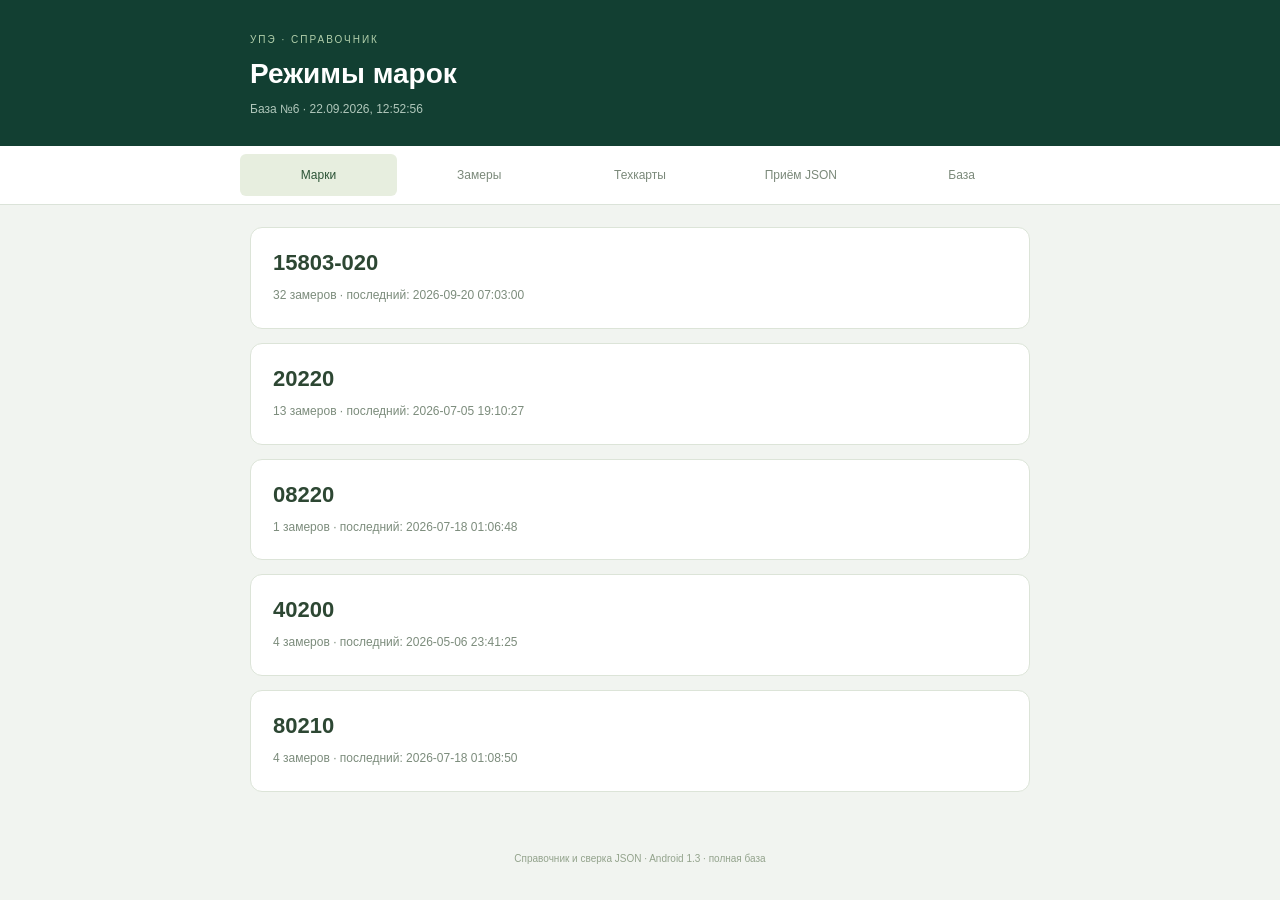
<file: mobile/index.html>
<!doctype html><html lang="ru"><head><meta charset="utf-8"><meta name="viewport" content="width=device-width,initial-scale=1"><meta name="theme-color" content="#123f32"><title>Режимы марок УПЭ</title><link rel="manifest" href="./manifest.webmanifest"><link rel="icon" href="./icon.svg"><link rel="stylesheet" href="./style.css"><link rel="stylesheet" href="./intake.css"><script type="module" src="./app.mjs"></script></head><body><header><span class="eyebrow">УПЭ · СПРАВОЧНИК</span><h1>Режимы марок</h1><div id="release">База не загружена</div></header><nav><button data-tab="grades" class="active">Марки</button><button data-tab="observations">Замеры</button><button data-tab="cards">Техкарты</button><button data-tab="intake">Приём JSON</button><button data-tab="database">База</button></nav><main><div id="notice" role="status" hidden></div><section id="grades"><div id="grade-list"></div><div id="profile" hidden><button id="back" class="secondary">← Все марки</button><h2 id="grade-title"></h2><p class="muted">Выберите сопоставимые режимы. Только устойчивые замеры с подтверждёнными значениями.</p><form id="filters"><div class="grid"><label>Линия<select name="line"><option value="">Выберите</option><option value="A">А</option><option value="B">Б</option></select></label><label>А-103<select name="a103"><option value="">Выберите</option><option value="running">Работает</option><option value="stopped">Остановлен</option></select></label><label>АБ-124<select name="ab124"><option value="">Выберите</option><option value="running">Работает</option><option value="stopped">Остановлен</option></select></label><label>Техкарта<select name="doc_id"></select></label><label>Рецептура · зоны 1–2<select name="recipe12"></select></label><label>Рецептура · зона 3<select name="recipe3"></select></label></div></form><div id="profile-diagnostics"></div><div id="profile-results"></div></div></section><section id="observations" hidden><h2>Замеры</h2><div id="observation-list"></div></section><section id="cards" hidden><h2>Технологические карты</h2><div id="card-list"></div></section><section id="database" hidden><div class="card"><h2>База на этом устройстве</h2><div id="database-info"></div><label class="upload">Импорт пакета JSON<input type="file" id="import" accept=".json,application/json"></label><button id="backup" disabled>Экспортировать текущую базу</button><button id="backup-full">Выгрузить полный JSON для анализа</button><p id="backup-date" class="muted"></p><p id="storage" class="muted"></p><p class="muted">Пакет обновляет базу ПК. Локальные файлы и решения сверки сохраняются отдельно. Оригиналы фотографий хранятся на ПК; здесь доступны их имена и контрольные суммы.</p></div><div class="card"><h3>Офлайн-доступ</h3><p id="offline">Проверяем доступность офлайн-режима…</p><p class="muted">Первое открытие и установка требуют HTTPS или localhost. После установки и импорта пакет доступен без сети. Сохраняйте резервные копии: браузер может очистить хранилище.</p></div></section><section id="intake" hidden><h2>Приём JSON и сверка</h2><label class="upload">Открыть JSON распознавания<input id="intake-file" type="file" accept=".json,application/json"></label><p data-intake-counts></p><p data-intake-notice role="status" hidden></p><div data-intake-batches class="intake-actions"></div><div data-intake-content></div></section></main><footer>Справочник и сверка JSON · Android 1.3 · полная база</footer></body></html>
</file>
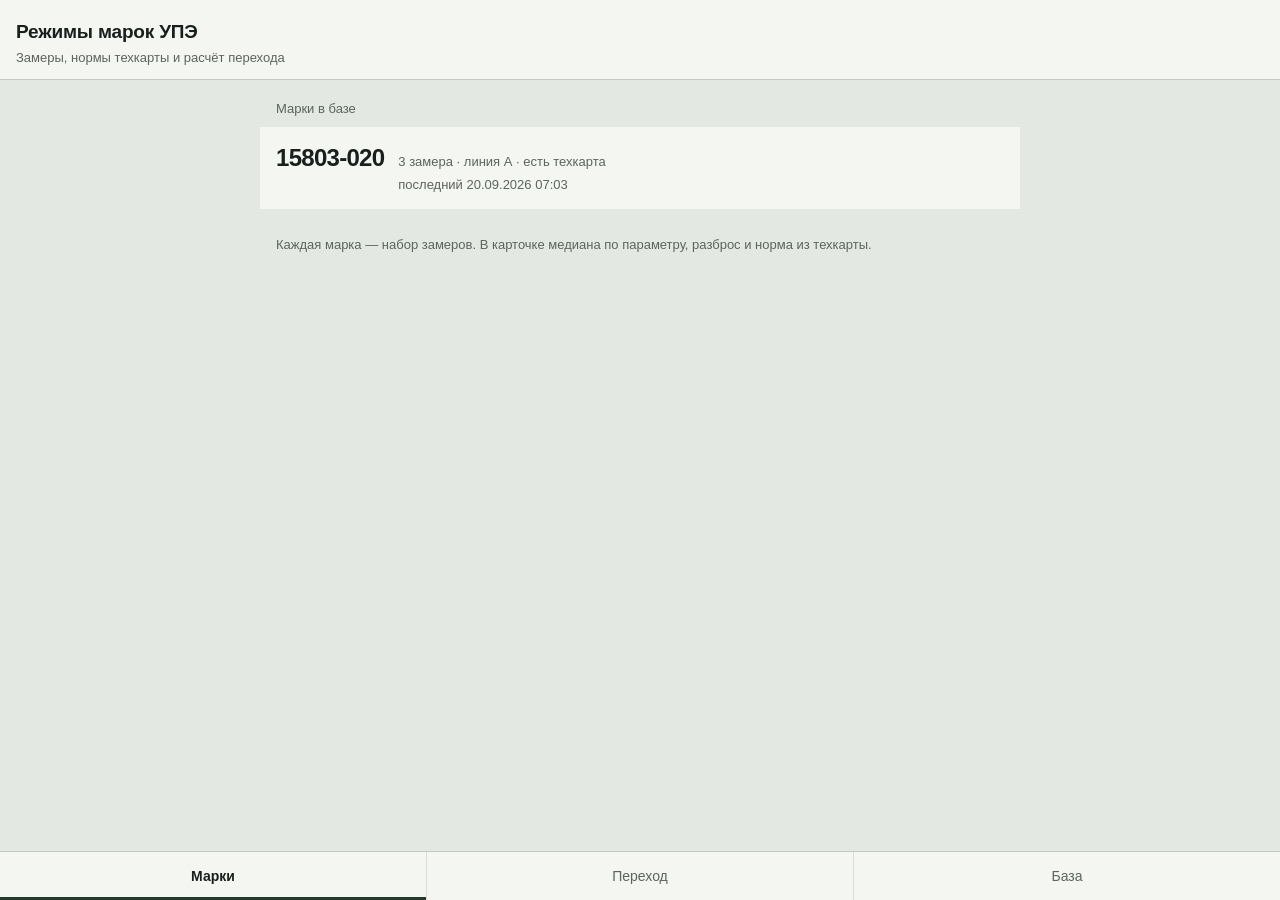
<file: rezhim.html>
<!DOCTYPE html>
<html lang="ru">
<head>
<meta charset="utf-8">
<meta name="viewport" content="width=device-width, initial-scale=1, viewport-fit=cover">
<title>Режимы марок УПЭ</title>
<style>
:root{
  --paper:#E4E8E3; --panel:#F4F6F2; --field:#FBFCFA;
  --ink:#19201C; --ink-2:#5A655D; --rule:#C2C9BF; --rule-soft:#D8DED5;
  --up:#9C5714; --down:#15646B; --mark:#24382C; --warn:#8A6D12; --alarm:#A03024; --radius:3px;
}
:root:not([data-theme="light"]){@media (prefers-color-scheme: dark){
  --paper:#141814; --panel:#1C221D; --field:#232A24;
  --ink:#E6EBE4; --ink-2:#97A399; --rule:#333D35; --rule-soft:#2A322B;
  --up:#E0A055; --down:#5FC0C6; --mark:#BFD6C6; --warn:#D7BE62; --alarm:#E5877A;
}}
:root[data-theme="dark"]{
  --paper:#141814; --panel:#1C221D; --field:#232A24;
  --ink:#E6EBE4; --ink-2:#97A399; --rule:#333D35; --rule-soft:#2A322B;
  --up:#E0A055; --down:#5FC0C6; --mark:#BFD6C6; --warn:#D7BE62; --alarm:#E5877A;
}
*{box-sizing:border-box}
html,body{margin:0;padding:0}
body{background:var(--paper);color:var(--ink);
  font-family:-apple-system,BlinkMacSystemFont,"Segoe UI",Roboto,"Helvetica Neue",Arial,sans-serif;
  font-size:16px;line-height:1.45;-webkit-text-size-adjust:100%;padding-bottom:92px}
.num{font-family:ui-monospace,"SF Mono","Roboto Mono","DejaVu Sans Mono",monospace;font-variant-numeric:tabular-nums;letter-spacing:-.02em}
header{padding:18px 16px 12px;border-bottom:1px solid var(--rule);background:var(--panel)}
header h1{margin:0;font-size:19px;font-weight:650;letter-spacing:-.01em}
header p{margin:3px 0 0;color:var(--ink-2);font-size:13px}
main{padding:0 0 24px;max-width:760px;margin:0 auto}
section[hidden]{display:none}
.section-head{padding:20px 16px 8px;font-size:13px;color:var(--ink-2)}
.sheet{background:var(--panel);border-top:1px solid var(--rule);border-bottom:1px solid var(--rule)}
.group-title{padding:12px 16px 6px;font-size:13px;color:var(--ink-2);border-top:1px solid var(--rule);background:var(--field)}

.grade{width:100%;text-align:left;background:var(--panel);border:0;border-top:1px solid var(--rule-soft);
  padding:14px 16px;color:inherit;font:inherit;cursor:pointer;
  display:grid;grid-template-columns:auto 1fr;gap:0 14px;align-items:baseline}
.grade:first-child{border-top:0}
.grade b{font-size:24px;font-weight:650;letter-spacing:-.03em}
.grade .modes,.grade .note{grid-column:2;color:var(--ink-2);font-size:13px}

.sheet-head{padding:16px 16px 10px;display:flex;align-items:baseline;gap:12px;flex-wrap:wrap}
.sheet-head b{font-size:30px;font-weight:650;letter-spacing:-.03em}
.chips{display:flex;gap:6px;flex-wrap:wrap;padding:0 16px 12px}
.chip{border:1px solid var(--rule);background:transparent;color:var(--ink-2);
  padding:6px 11px;border-radius:var(--radius);font:inherit;font-size:14px;cursor:pointer}
.chip[aria-pressed="true"]{background:var(--mark);color:var(--panel);border-color:var(--mark)}
:root[data-theme="dark"] .chip[aria-pressed="true"]{color:var(--paper)}

.row{display:grid;grid-template-columns:1fr auto;gap:2px 10px;align-items:baseline;
  padding:10px 16px;border-top:1px solid var(--rule-soft)}
.row .lab{font-size:15px}
.row .sub{display:block;font-size:12px;color:var(--ink-2)}
.row .val{font-size:20px;font-weight:600;white-space:nowrap}
.row .val.out{color:var(--alarm)}
.row .unit{font-size:12px;color:var(--ink-2);font-weight:400;margin-left:3px}
.row .spread{grid-column:2;text-align:right;font-size:12px;color:var(--ink-2);white-space:nowrap}
.row.check .lab::after{content:" ?";color:var(--warn);font-weight:700}
.meta{padding:12px 16px 16px;font-size:13px;color:var(--ink-2);border-top:1px solid var(--rule-soft)}
.meta ol{margin:6px 0 0;padding-left:20px}
.meta li{margin-bottom:4px}

table.rec{width:100%;border-collapse:collapse;font-size:13px}
table.rec td,table.rec th{padding:6px 16px;border-top:1px solid var(--rule-soft);text-align:right}
table.rec td:first-child,table.rec th:first-child{text-align:left}
table.rec th{color:var(--ink-2);font-weight:400}

details{border-top:1px solid var(--rule-soft)}
summary{padding:11px 16px;cursor:pointer;font-size:15px;list-style:none}
summary::-webkit-details-marker{display:none}
summary .when{color:var(--ink-2);font-size:13px;display:block}
details[open] summary{background:var(--field)}
.snap{padding:4px 16px 12px;font-size:14px}
.snap div{display:flex;justify-content:space-between;gap:12px;padding:3px 0;border-bottom:1px solid var(--rule-soft)}
.snap span:last-child{font-weight:600}

.form{background:var(--panel);border-top:1px solid var(--rule);border-bottom:1px solid var(--rule);padding:14px 16px}
.field{margin-bottom:12px}
.field label{display:block;font-size:13px;color:var(--ink-2);margin-bottom:4px}
select,input[type=number],textarea{width:100%;background:var(--field);color:var(--ink);
  border:1px solid var(--rule);border-radius:var(--radius);padding:10px 11px;font:inherit;font-size:16px}
textarea{min-height:160px;font-family:ui-monospace,monospace;font-size:13px;line-height:1.5}
.btn{background:var(--mark);color:var(--panel);border:0;border-radius:var(--radius);
  padding:12px 16px;font:inherit;font-size:16px;font-weight:600;cursor:pointer;width:100%}
:root[data-theme="dark"] .btn{color:var(--paper)}
.btn.ghost{background:transparent;color:var(--ink);border:1px solid var(--rule);font-weight:400}
.btn+.btn{margin-top:8px}

.trow{display:grid;grid-template-columns:1fr auto;gap:4px 12px;padding:11px 16px;
  border-top:1px solid var(--rule-soft);align-items:baseline}
.trow .lab{font-size:15px}
.trow .sub{display:block;font-size:12px;color:var(--ink-2)}
.trow .pair{text-align:right;white-space:nowrap}
.trow .from{color:var(--ink-2);font-size:15px}
.trow .to{font-size:21px;font-weight:650;margin-left:8px}
.trow .unit{font-size:12px;color:var(--ink-2);font-weight:400;margin-left:3px}
.trow .d{grid-column:2;text-align:right;font-size:13px}
.d.up{color:var(--up)} .d.down{color:var(--down)} .d.flat{color:var(--ink-2)}
.ramp{padding:12px 16px;border-top:1px solid var(--rule-soft);font-size:14px}
.ramp .steps{display:flex;gap:8px;margin-top:8px;flex-wrap:wrap}
.ramp .step{border:1px solid var(--rule);border-radius:var(--radius);padding:6px 10px;font-size:15px}
.hint{padding:14px 16px;color:var(--ink-2);font-size:13px}
.empty-state{padding:40px 16px;text-align:center;color:var(--ink-2);font-size:15px}

nav{position:fixed;left:0;right:0;bottom:0;display:flex;background:var(--panel);
  border-top:1px solid var(--rule);padding-bottom:env(safe-area-inset-bottom)}
nav button{flex:1;background:transparent;border:0;border-right:1px solid var(--rule-soft);
  padding:14px 4px;color:var(--ink-2);font:inherit;font-size:14px;cursor:pointer}
nav button:last-child{border-right:0}
nav button[aria-current="true"]{color:var(--ink);font-weight:650;box-shadow:inset 0 -3px 0 var(--mark)}
.back{background:transparent;border:0;color:var(--ink-2);font:inherit;font-size:15px;padding:12px 16px;cursor:pointer}
:focus-visible{outline:2px solid var(--up);outline-offset:2px}
@media (prefers-reduced-motion:reduce){*{transition:none!important;animation:none!important}}
</style>
</head>
<body>

<header>
  <h1>Режимы марок УПЭ</h1>
  <p>Замеры, нормы техкарты и расчёт перехода</p>
</header>

<main>
  <section id="view-grades">
    <div class="section-head">Марки в базе</div>
    <div id="gradeList"></div>
    <p class="hint">Каждая марка — набор замеров. В карточке медиана по параметру, разброс и норма из техкарты.</p>
  </section>

  <section id="view-grade" hidden>
    <button class="back" id="backBtn">← К списку марок</button>
    <div class="sheet" id="gradeSheet"></div>
  </section>

  <section id="view-trans" hidden>
    <div class="form">
      <div class="field"><label for="fromSel">Работаем сейчас</label><select id="fromSel"></select></div>
      <div class="field"><label for="toSel">Переходим на</label><select id="toSel"></select></div>
      <div class="field"><label for="loadInp">Нагрузка после перехода (необязательно)</label>
        <input type="number" id="loadInp" step="0.1" placeholder="по умолчанию — медиана целевой марки"></div>
      <button class="btn" id="calcBtn">Рассчитать уставки</button>
    </div>
    <div id="transOut"></div>
  </section>

  <section id="view-data" hidden>
    <div class="form">
      <p class="hint" style="padding:0 0 12px">Вставь JSON с замерами — добавится к базе и сохранится на телефоне.
        Замер с тем же временем в той же марке перезаписывается.</p>
      <div class="field"><textarea id="importArea" placeholder='{"grades":[{"id":"15803-020","measurements":[{"ts":"2026-09-20T07:03","line":"А","params":{"load":168}}]}]}'></textarea></div>
      <button class="btn" id="importBtn">Добавить в базу</button>
      <button class="btn ghost" id="exportBtn">Скопировать всю базу</button>
      <button class="btn ghost" id="resetBtn">Сбросить мои добавления</button>
      <p class="hint" id="dataMsg" style="padding-left:0;padding-right:0"></p>
    </div>
    <div class="section-head">Параметры, которые понимает база</div>
    <div class="sheet" id="paramList"></div>
  </section>
</main>

<nav>
  <button data-view="grades" aria-current="true">Марки</button>
  <button data-view="trans">Переход</button>
  <button data-view="data">База</button>
</nav>

<script>
"use strict";

var GROUPS = [
  ["core","Режим и качество"],
  ["reac","Реактор"],
  ["init","Инициатор по зонам"],
  ["clean","Очищенность зон"],
  ["ethy","Свежий этилен и возвратный газ"],
  ["comp","Компрессия"],
  ["hotw","Горячая вода"],
  ["unld","Выгрузка и грануляция"],
  ["extr","Экструзия"]
];

var PARAMS = [
  {id:"load",    g:"core", label:"Нагрузка на гл. привод",  tag:"EIE-A404",  unit:"",      scale:"base"},
  {id:"prod",    g:"core", label:"Производительность",      tag:"техкарта",  unit:"т/ч",   scale:"base"},
  {id:"rpm",     g:"core", label:"Обороты А-404",           tag:"SI17711",   unit:"об/мин",scale:"load"},
  {id:"pal",     g:"core", label:"Расход ПАЛ",              tag:"F12740A",   unit:"кг/ч",  scale:"load"},
  {id:"pal_sp",  g:"core", label:"Уставка ПАЛ",             tag:"FIC12740A", unit:"кг/ч",  scale:"load"},
  {id:"c3_flow", g:"core", label:"Расход пропилена",        tag:"FIC10065",  unit:"м³/ч",  scale:"load"},
  {id:"mfr",     g:"core", label:"ПТР",                     tag:"ПТР428",    unit:"г/10мин",scale:false},
  {id:"mfr_raw", g:"core", label:"ПТР исходный",            tag:"ПТР428",    unit:"г/10мин",scale:false},
  {id:"mfr_est", g:"core", label:"ПТР виртуальный анализатор", tag:"EST_LA_MI", unit:"г/10мин", scale:false},
  {id:"mfr_lab", g:"core", label:"ПТР по лаборатории",      tag:"лаб.",      unit:"г/10мин",scale:false},
  {id:"dens_est",g:"core", label:"Плотность расчётная",     tag:"EST_LA_DEN",unit:"г/см³", scale:false},
  {id:"vgvd",    g:"core", label:"Давление ВГВД",           tag:"PC15714",   unit:"МПа",   scale:false},
  {id:"fnd",     g:"core", label:"Расход на ФНД",           tag:"F10703A",   unit:"",      scale:"load"},
  {id:"pn_p",    g:"core", label:"Давление пневмотранспорта",tag:"PI-51149_A",unit:"кПа",  scale:false},

  {id:"r_p",     g:"reac", label:"Давление в реакторе",     tag:"P14002",  unit:"МПа", scale:false},
  {id:"r_p2",    g:"reac", label:"Давление 2-го плунжера",  tag:"P14026",  unit:"МПа", scale:false},
  {id:"valve",   g:"reac", label:"Задание клапана выхода",  tag:"гл. р-р", unit:"%",   scale:false},
  {id:"t_start", g:"reac", label:"Т точки начала реакции",  tag:"T14007",  unit:"°C",  scale:false},
  {id:"t_mix",   g:"reac", label:"Т в точке смешения",      tag:"TIRCAE14033", unit:"°C", scale:false},
  {id:"t1_max",  g:"reac", label:"Пик 1-й зоны",            tag:"T1A_MAX", unit:"°C",  scale:false},
  {id:"t2_max",  g:"reac", label:"Пик 2-й зоны",            tag:"T2A_MAX", unit:"°C",  scale:false},
  {id:"t3_max",  g:"reac", label:"Пик 3-й зоны",            tag:"T3A_MAX", unit:"°C",  scale:false},

  {id:"z1_f",   g:"init", label:"Инициатор в 1-ю зону", tag:"А-302",  unit:"кг/ч", scale:"load"},
  {id:"z1_sp",  g:"init", label:"Уставка Т 1-й зоны",   tag:"А-329",  unit:"°C",   scale:false},
  {id:"z1_t",   g:"init", label:"Тмакс 1-й зоны",       tag:"А-329",  unit:"°C",   scale:false},
  {id:"z1_out", g:"init", label:"Выход клапана 1-й зоны",tag:"А-329", unit:"%",    scale:false},
  {id:"z2_f",   g:"init", label:"Инициатор во 2-ю зону",tag:"А-305",  unit:"кг/ч", scale:"load"},
  {id:"z2_sp",  g:"init", label:"Уставка Т 2-й зоны",   tag:"А-329",  unit:"°C",   scale:false},
  {id:"z2_t",   g:"init", label:"Тмакс 2-й зоны",       tag:"А-329",  unit:"°C",   scale:false},
  {id:"z2_out", g:"init", label:"Выход клапана 2-й зоны",tag:"А-329", unit:"%",    scale:false},
  {id:"z3_f",   g:"init", label:"Инициатор в 3-ю зону", tag:"А-306",  unit:"кг/ч", scale:"load"},
  {id:"z3_sp",  g:"init", label:"Уставка Т 3-й зоны",   tag:"А-329",  unit:"°C",   scale:false},
  {id:"z3_t",   g:"init", label:"Тмакс 3-й зоны",       tag:"А-329",  unit:"°C",   scale:false},
  {id:"z3_out", g:"init", label:"Выход клапана 3-й зоны",tag:"А-329", unit:"%",    scale:false},

  {id:"cidx1", g:"clean", label:"Индекс очищенности 1-й зоны", tag:"Cindx_A_zone1", unit:"", scale:false},
  {id:"cidx2", g:"clean", label:"Индекс очищенности 2-й зоны", tag:"Cindx_A_zone2", unit:"", scale:false},
  {id:"cidx3", g:"clean", label:"Индекс очищенности 3-й зоны", tag:"Cindx_A_zone3", unit:"", scale:false},

  {id:"c2_p",   g:"ethy", label:"Давление свежего этилена", tag:"PIR10071", unit:"МПа", scale:false},
  {id:"c2_flow",g:"ethy", label:"Расход свежего этилена",   tag:"FIR11004", unit:"м³/ч",scale:"load"},
  {id:"vg_flow",g:"ethy", label:"Возвратный газ из 2 каскада", tag:"FIR12002", unit:"м³/ч", scale:"load"},
  {id:"o2",     g:"ethy", label:"Кислород",   tag:"Q10073", unit:"ppm", scale:false},
  {id:"ch4",    g:"ethy", label:"Метан",      tag:"Q10072", unit:"ppm", scale:false},
  {id:"c2h6",   g:"ethy", label:"Этан",       tag:"Q10072", unit:"ppm", scale:false},
  {id:"c2h2",   g:"ethy", label:"Ацетилен",   tag:"Q10093", unit:"ppm", scale:false},
  {id:"c3_vgvd",g:"ethy", label:"Пропилен в ВГВД", tag:"QR12033", unit:"%", scale:false},
  {id:"c3_vgnd",g:"ethy", label:"Пропилен в ВГНД", tag:"Q10022",  unit:"%", scale:false},
  {id:"n2_fnd", g:"ethy", label:"Азот на ФНД", tag:"FIRC11001A", unit:"м³/ч", scale:false},

  {id:"a124_rpm", g:"comp", label:"Обороты А-124",  tag:"100-315 об", unit:"об", scale:"load"},
  {id:"a124_p3",  g:"comp", label:"А-124, 3-я ступень", tag:"P11036", unit:"МПа", scale:false},
  {id:"ab124_rpm",g:"comp", label:"Обороты АБ-124", tag:"100-280 об", unit:"об", scale:"load"},
  {id:"a103_p3",  g:"comp", label:"А-103, 3-я ступень", tag:"P10019", unit:"МПа", scale:false},
  {id:"a152_p",   g:"comp", label:"А-152, 2-я ступень", tag:"P12126", unit:"МПа", scale:false},
  {id:"a171_p",   g:"comp", label:"А-171, 2-я ступень", tag:"P12326", unit:"МПа", scale:false},
  {id:"a152_cap", g:"comp", label:"Производительность А-152", tag:"CP_1A_152", unit:"", scale:"load"},
  {id:"a171_cap", g:"comp", label:"Производительность А-171", tag:"CP_1A_171", unit:"", scale:"load"},

  {id:"hw_f302", g:"hotw", label:"Расход воды в 1-ю зону",  tag:"FIRC13032", unit:"м³/ч", scale:"load"},
  {id:"hw_f305", g:"hotw", label:"Расход воды во 2-ю зону", tag:"FIRC13033", unit:"м³/ч", scale:"load"},
  {id:"hw_f306", g:"hotw", label:"Расход воды в 3-ю зону",  tag:"FIRC13034", unit:"м³/ч", scale:"load"},
  {id:"hw_f307", g:"hotw", label:"Расход на А-307",  tag:"FIRC13035", unit:"м³/ч", scale:"load"},
  {id:"hw_f308", g:"hotw", label:"Расход на А-308",  tag:"FIRC13036", unit:"м³/ч", scale:"load"},
  {id:"hw_pz1",  g:"hotw", label:"Давление воды после 1-й зоны", tag:"PIR13037", unit:"МПа", scale:false},
  {id:"hw_pz2",  g:"hotw", label:"Давление воды после 2-й зоны", tag:"PIR13038", unit:"МПа", scale:false},
  {id:"hw_pz3",  g:"hotw", label:"Давление воды после 3-й зоны", tag:"PIR13030a",unit:"МПа", scale:false},
  {id:"hw_p307", g:"hotw", label:"Давление на А-307", tag:"PIR13039", unit:"МПа", scale:false},
  {id:"hw_p308", g:"hotw", label:"Давление на А-308", tag:"PIR13040", unit:"МПа", scale:false},
  {id:"hw_tz1",  g:"hotw", label:"Обратная вода 1-й зоны", tag:"T14091", unit:"°C", scale:false},
  {id:"hw_tz2",  g:"hotw", label:"Обратная вода 2-й зоны", tag:"T14092", unit:"°C", scale:false},
  {id:"hw_tz3",  g:"hotw", label:"Обратная вода 3-й зоны", tag:"T14093", unit:"°C", scale:false},
  {id:"hw_p1",   g:"hotw", label:"Давление в А-602/1", tag:"PIRCA13001",  unit:"МПа", scale:false},
  {id:"hw_l1",   g:"hotw", label:"Уровень в А-602/1",  tag:"LIRCAE13002", unit:"мм",  scale:false},
  {id:"hw_p2",   g:"hotw", label:"Давление в А-602/2", tag:"PIRCA13029",  unit:"МПа", scale:false},
  {id:"hw_l2",   g:"hotw", label:"Уровень в А-602/2",  tag:"LIRCAE13030", unit:"мм",  scale:false},
  {id:"hw_t100", g:"hotw", label:"Температура на выходе из АВО", tag:"TIRA13100", unit:"°C", scale:false},
  {id:"hw_t43",  g:"hotw", label:"Температура TIR13043", tag:"TIR13043", unit:"°C", scale:false},
  {id:"hw_t503", g:"hotw", label:"Температура TIRCA13503", tag:"TIRCA13503", unit:"°C", scale:false},
  {id:"hw_t504", g:"hotw", label:"Температура TIRCA13504", tag:"TIRCA13504", unit:"°C", scale:false},

  {id:"ovd_p",  g:"unld", label:"Давление ОВД",      tag:"PR14705", unit:"МПа", scale:false},
  {id:"ond_p",  g:"unld", label:"Давление ОНД",      tag:"P16706",  unit:"МПа", scale:false},
  {id:"a401_t", g:"unld", label:"Температура А-401", tag:"TI14724", unit:"°C",  scale:false},
  {id:"lv_pos", g:"unld", label:"Положение LV-14702",tag:"LZI14702",unit:"%",   scale:false},

  {id:"ex_c2",  g:"extr", label:"Т 2-го цилиндра экструдера", tag:"экструзия", unit:"°C", scale:false},
  {id:"ex_c3",  g:"extr", label:"Т 3-го цилиндра экструдера", tag:"экструзия", unit:"°C", scale:false},
  {id:"ex_c4",  g:"extr", label:"Т 4-го цилиндра экструдера", tag:"экструзия", unit:"°C", scale:false},
  {id:"ex_die", g:"extr", label:"Температура фильеры",        tag:"экструзия", unit:"°C", scale:false}
];
var P = {};
PARAMS.forEach(function(p){ P[p.id] = p; });

var SEED = {
  grades: [{
    id: "15803-020",
    alias: "15803020",
    note: "Техкарта продукта версии 54.2 от 16.05.2025, рецептура ПАЛ + пропилен.",
    norms: {
      prod:{lo:17.0, hi:18.5},
      mfr:{lo:1.5, hi:2.5}, mfr_est:{lo:1.8, tg:2.0, hi:2.2}, mfr_raw:{lo:1.8, tg:2.0, hi:2.2},
      dens_est:{lo:0.9200, hi:0.9240},
      t_start:{lo:131, tg:133, hi:135},
      t1_max:{lo:306, tg:311, hi:316},
      t2_max:{lo:302, tg:306, hi:310},
      t3_max:{lo:277, tg:282, hi:287},
      r_p:{lo:227, tg:229, hi:231},
      pal:{lo:1.5, hi:15},
      c3_flow:{lo:5, hi:60},
      z1_f:{lo:10, hi:40}, z2_f:{lo:10, hi:42}, z3_f:{lo:5, hi:40},
      ex_c2:{lo:170, hi:200}, ex_c3:{lo:170, hi:200}, ex_c4:{lo:170, hi:200}, ex_die:{lo:125, hi:150},
      cidx1:{lo:110, hi:160}, cidx2:{lo:100, hi:160}, cidx3:{lo:60, hi:120},
      hw_tz1:{lo:175, hi:210}, hw_tz2:{lo:175, hi:210}, hw_tz3:{lo:175, hi:210},
      hw_pz1:{lo:2.40, hi:4.90}, hw_pz2:{lo:2.40, hi:4.90}, hw_pz3:{lo:2.40, hi:4.90}
    },
    spec: [
      ["Плотность", "0,9200–0,9240 г/см³"],
      ["ПТР", "1,5–2,5 г/10 мин, разброс ±6 %"],
      ["Количество включений", "не более 2 шт"],
      ["Предел текучести при растяжении", "не менее 9,3 МПа"],
      ["Прочность при разрыве", "не менее 11,3 МПа"],
      ["Относительное удлинение при разрыве", "не менее 600 %"],
      ["Проба на внешний вид плёнки", "вид А или В"],
      ["Массовая доля экстрагируемых веществ", "не более 0,4 % (гранулят 0,30 %)"],
      ["Запах и привкус водных вытяжек", "не выше 1 балла"],
      ["ММР", "не более 9–11"],
      ["Целевая производительность", "17,0–18,5 т/ч"]
    ],
    recipe: [
      {zone:"1-я и 2-я зоны реактора", rows:[
        ["Изопар Н (растворитель)", "33,84", "200", "—"],
        ["DTBP", "2,68", "16", "0,8"],
        ["TBPIN", "8,21", "50", "2"],
        ["TBPEH", "12,31", "75", "3"],
        ["TAPPI 25 кг", "9,52", "75", "3"],
        ["TBPND (BNP75)", "9,52", "75", "3"],
        ["TAPND", "12,69", "100", "4"]
      ]},
      {zone:"3-я зона реактора", rows:[
        ["Изопар Н (растворитель)", "65,22", "300", "—"],
        ["DTBP", "2,15", "10", "0,5"],
        ["TBPIN", "21,09", "100", "4"],
        ["TBPEH", "10,54", "50", "2"]
      ]}
    ],
    notes: [
      "Разница температур между цилиндрами 2, 3, 4-й зон экструдера не более 10 °C.",
      "В период прогрева реактора от отложений и при ОПВ верхняя граница температуры охлаждающей воды 195 °C.",
      "При повышении Т14069 выше 245 °C допускается пик 3-й зоны до 290 °C при сохранении диапазона ±5 °C.",
      "ПТР регулируется только расходом ПАЛ, максимальные температуры 1, 2, 3 зон — только расходом инициаторов.",
      "При низкой очищенности зон допускается снижение DTBP в коктейлях: для 1–2 зон до 8 кг, для 3 зоны до 5 кг.",
      "TBPIN в канистрах 20 кг вместо 25 кг: для 1–2 зон 2,5 канистры по 20 кг, для 3 зоны 5 канистр по 20 кг.",
      "Стабилизация не требуется."
    ],
    measurements: [
      {
        ts:"2026-09-20T07:03", line:"А",
        source:"A_общий + панель А-329",
        pumps:"зона 1 — А-329/1, зона 2 — А-329/2, зона 3 — А-329/3",
        check:["pal_sp","pn_p","z1_out","z2_out","z3_out"],
        params:{
          load:168.01, rpm:813.3, pal:4.42, pal_sp:5.00,
          mfr:1.980, mfr_raw:2.048, vgvd:26.18, fnd:313.6, pn_p:102.7,
          z1_sp:313, z1_t:313, z1_f:29.94, z1_out:37.5,
          z2_sp:307, z2_t:307, z2_f:36.05, z2_out:47.7,
          z3_sp:283, z3_t:283, z3_f:16.32, z3_out:20.5,
          ovd_p:26.97, a401_t:196.7, lv_pos:10.0
        }
      },
      {
        ts:"2026-09-19T07:45", line:"А",
        source:"экран горячей воды",
        check:["hw_pz3","hw_t43"],
        params:{
          hw_p1:0.60, hw_l1:1711, hw_t100:165.5, hw_t43:169.8,
          hw_f302:93.86, hw_f305:99.13, hw_f306:137.90, hw_f307:21.39, hw_f308:103.67,
          hw_pz1:4.4, hw_pz2:4.5, hw_p307:1.8, hw_p308:1.3
        }
      },
      {
        ts:"2025-09-21T16:19", line:"А",
        source:"четыре экрана: СУУТП, возвратный газ, ПАЛ, выгрузка, горячая вода, панель А-329",
        pumps:"зона 1 — А-329/2, зона 2 — А-329/4, зона 3 — А-329/1, резерв — А-329/3",
        check:["a124_rpm","a103_p3","a152_p","a171_p","hw_t503","hw_t504","c2_flow","vg_flow"],
        params:{
          load:172.03, rpm:892.0, pal:6.60, pal_sp:6.57, c3_flow:33.55,
          mfr:2.000, mfr_raw:1.682, mfr_est:1.719, mfr_lab:1.750, dens_est:0.9232,
          vgvd:25.88, fnd:279.3, pn_p:109.9,
          r_p:228.1, r_p2:191.3, valve:79.42,
          t_start:133.1, t_mix:146.70, t1_max:310.72, t2_max:305.70, t3_max:283.45,
          z1_f:29.85, z1_sp:312, z1_t:312, z1_out:37.8,
          z2_f:34.19, z2_sp:307, z2_t:307, z2_out:64.2,
          z3_f:17.28, z3_sp:283, z3_t:283, z3_out:54.1,
          cidx1:116.05, cidx2:115.81, cidx3:68.99,
          c2_p:1.696, c2_flow:7469.5, vg_flow:27443.2,
          o2:0.09, ch4:11.7, c2h6:220.0, c2h2:0.87, c3_vgvd:0.531, c3_vgnd:1.438, n2_fnd:36.5,
          a124_rpm:280.4, a124_p3:27.09, a103_p3:1.605, a152_cap:30.16, a171_cap:174.80,
          hw_f302:91.49, hw_f305:100.81, hw_f306:146.94, hw_f307:95.24, hw_f308:109.22,
          hw_pz1:4.42, hw_pz2:4.50, hw_pz3:4.37, hw_p307:1.6, hw_p308:1.4,
          hw_tz1:187.40, hw_tz2:199.00, hw_tz3:180.30,
          hw_p1:0.70, hw_l1:1649, hw_p2:0.58, hw_l2:1646,
          hw_t100:165.4, hw_t43:174.8, hw_t503:151.60, hw_t504:151.61,
          ovd_p:25.94, ond_p:0.1269, a401_t:200.1, lv_pos:11.3
        }
      }
    ]
  }]
};

var LS_KEY = "upe-rezhim-v3";
var store = {grades: []};
function deepCopy(o){ return JSON.parse(JSON.stringify(o)); }

function readAdded(){
  try{ var r = localStorage.getItem(LS_KEY); return r ? JSON.parse(r) : {grades:[]}; }
  catch(e){ return {grades:[]}; }
}
function saveAdded(a){
  try{ localStorage.setItem(LS_KEY, JSON.stringify(a)); return true; }catch(e){ return false; }
}
function loadStore(){ store = merge(deepCopy(SEED), readAdded()); }

function merge(base, extra){
  var out = deepCopy(base);
  (extra.grades || []).forEach(function(g){
    if(!g || !g.id) return;
    var t = null;
    out.grades.forEach(function(x){ if(String(x.id) === String(g.id) || x.alias === String(g.id)) t = x; });
    if(!t){ t = {id:String(g.id), note:g.note||"", measurements:[]}; out.grades.push(t); }
    if(g.note) t.note = g.note;
    if(g.norms){ t.norms = t.norms || {}; for(var k in g.norms) t.norms[k] = g.norms[k]; }
    if(g.spec) t.spec = g.spec;
    if(g.recipe) t.recipe = g.recipe;
    if(g.notes) t.notes = g.notes;
    (g.measurements || []).forEach(function(m){
      if(!m || !m.params) return;
      var rec = {ts:m.ts||"", line:m.line||"", mode:m.mode||"", source:m.source||"",
                 pumps:m.pumps||"", check:m.check||[], params:m.params};
      var i = -1;
      t.measurements.forEach(function(x, idx){ if(x.ts === rec.ts && x.line === rec.line) i = idx; });
      if(i >= 0) t.measurements[i] = rec; else t.measurements.push(rec);
    });
    t.measurements.sort(function(a,b){ return String(b.ts).localeCompare(String(a.ts)); });
  });
  out.grades.sort(function(a,b){ return String(a.id).localeCompare(String(b.id), "ru", {numeric:true}); });
  return out;
}

function median(a){
  if(!a.length) return NaN;
  var s = a.slice().sort(function(x,y){ return x-y; }), m = s.length >> 1;
  return s.length % 2 ? s[m] : (s[m-1] + s[m]) / 2;
}
function profile(ms){
  var out = {};
  PARAMS.forEach(function(p){
    var v = [];
    ms.forEach(function(m){ var x = Number(m.params[p.id]); if(isFinite(x)) v.push(x); });
    if(v.length) out[p.id] = {med:median(v), min:Math.min.apply(null,v), max:Math.max.apply(null,v), n:v.length};
  });
  return out;
}
function detectMode(m){
  var a = Number(m.params.ab124_rpm), b = Number(m.params.a103_p3), tags = [];
  if(m.mode) tags.push(m.mode);
  if(isFinite(a) && a < 1) tags.push("без АБ-124");
  if(isFinite(b) && b < 0.05) tags.push("без бустерного");
  return tags.join(" · ");
}
function fmt(v){
  if(v === null || v === undefined || v === "") return "—";
  var n = Number(v);
  if(!isFinite(n)) return String(v);
  var a = Math.abs(n);
  if(a >= 1000) return String(Math.round(n));
  if(a >= 100)  return String(Math.round(n*10)/10);
  if(a < 1 && a > 0) return String(Math.round(n*10000)/10000);
  return String(Math.round(n*100)/100);
}
function fmtTs(ts){
  if(!ts) return "время не указано";
  var parts = String(ts).split("T"), d = (parts[0]||"").split("-");
  return d.length === 3 ? d[2]+"."+d[1]+"."+d[0] + (parts[1] ? " " + parts[1] : "") : ts;
}
function normText(n){
  if(!n) return "";
  var s = "норма ";
  if(n.lo !== undefined && n.hi !== undefined) s += fmt(n.lo) + "–" + fmt(n.hi);
  else if(n.hi !== undefined) s += "до " + fmt(n.hi);
  else if(n.lo !== undefined) s += "от " + fmt(n.lo);
  if(n.tg !== undefined) s += " · цель " + fmt(n.tg);
  return s;
}
function outOfNorm(v, n){
  if(!n || !isFinite(v)) return false;
  if(n.lo !== undefined && v < n.lo) return true;
  if(n.hi !== undefined && v > n.hi) return true;
  return false;
}

function renderList(){
  var box = document.getElementById("gradeList");
  box.innerHTML = "";
  if(!store.grades.length){
    box.innerHTML = '<p class="empty-state">База пустая. Добавь первый замер во вкладке «База».</p>';
    return;
  }
  store.grades.forEach(function(g){
    var n = g.measurements.length, last = g.measurements[0], lines = [];
    g.measurements.forEach(function(m){ if(m.line && lines.indexOf(m.line) < 0) lines.push(m.line); });
    var b = document.createElement("button");
    b.className = "grade";
    b.innerHTML = "<b>" + g.id + "</b>" +
      '<span class="modes">' + n + " " + (n===1?"замер":(n<5?"замера":"замеров")) +
      (lines.length ? " · линия " + lines.join(", ") : "") +
      (g.norms ? " · есть техкарта" : "") + "</span>" +
      '<span class="note">последний ' + fmtTs(last ? last.ts : "") + "</span>";
    b.onclick = function(){ openGrade(g.id); };
    box.appendChild(b);
  });
}

var lineFilter = "";

function openGrade(id, lf){
  var g = null;
  store.grades.forEach(function(x){ if(String(x.id) === String(id)) g = x; });
  if(!g) return;
  if(lf !== undefined) lineFilter = lf;
  var lines = [];
  g.measurements.forEach(function(m){ if(m.line && lines.indexOf(m.line) < 0) lines.push(m.line); });
  var ms = g.measurements.filter(function(m){ return !lineFilter || m.line === lineFilter; });
  var pr = profile(ms), norms = g.norms || {}, flagged = {};
  ms.forEach(function(m){ (m.check || []).forEach(function(c){ flagged[c] = true; }); });

  var html = '<div class="sheet-head"><b>' + g.id + "</b>" +
    '<span style="color:var(--ink-2);font-size:14px">' + ms.length + " замеров</span></div>";

  if(lines.length > 1){
    html += '<div class="chips"><button class="chip" data-line="" aria-pressed="' + (!lineFilter) + '">Все линии</button>';
    lines.forEach(function(l){
      html += '<button class="chip" data-line="' + l + '" aria-pressed="' + (lineFilter===l) + '">Линия ' + l + "</button>";
    });
    html += "</div>";
  }

  GROUPS.forEach(function(gr){
    var rows = PARAMS.filter(function(p){ return p.g === gr[0] && pr[p.id]; });
    if(!rows.length) return;
    html += '<div class="group-title">' + gr[1] + "</div>";
    rows.forEach(function(p){
      var s = pr[p.id], n = norms[p.id];
      var spread = (s.n > 1 && s.min !== s.max)
        ? fmt(s.min) + "–" + fmt(s.max) + " · " + s.n + " зам." : (s.n + " зам.");
      var nt = normText(n);
      html += '<div class="row' + (flagged[p.id] ? " check" : "") + '">' +
        '<span class="lab">' + p.label + '<span class="sub">' + p.tag + (nt ? " · " + nt : "") + "</span></span>" +
        '<span class="val num' + (outOfNorm(s.med, n) ? " out" : "") + '">' + fmt(s.med) +
        '<span class="unit">' + p.unit + "</span></span>" +
        '<span class="spread num">' + spread + "</span></div>";
    });
  });

  if(g.spec){
    html += '<div class="group-title">Спецификация продукта</div><table class="rec">';
    g.spec.forEach(function(r){ html += "<tr><td>" + r[0] + "</td><td>" + r[1] + "</td></tr>"; });
    html += "</table>";
  }

  if(g.recipe){
    g.recipe.forEach(function(blk){
      html += '<div class="group-title">Рецептура инициаторов · ' + blk.zone + '</div><table class="rec">' +
        "<tr><th>Компонент</th><th>%</th><th>кг</th><th>шт.</th></tr>";
      blk.rows.forEach(function(r){
        html += "<tr><td>" + r[0] + '</td><td class="num">' + r[1] + '</td><td class="num">' + r[2] +
          '</td><td class="num">' + r[3] + "</td></tr>";
      });
      html += "</table>";
    });
  }

  html += '<div class="group-title">Замеры</div>';
  ms.forEach(function(m){
    var md = detectMode(m);
    html += "<details><summary>" + fmtTs(m.ts) +
      (m.line ? " · линия " + m.line : "") + (md ? " · " + md : "") +
      '<span class="when">' + (m.source || "") + (m.pumps ? " · " + m.pumps : "") +
      '</span></summary><div class="snap">';
    PARAMS.forEach(function(p){
      if(m.params[p.id] === undefined) return;
      html += "<div><span>" + p.label + '</span><span class="num">' + fmt(m.params[p.id]) + " " + p.unit + "</span></div>";
    });
    html += "</div></details>";
  });

  if(g.notes){
    html += '<div class="meta">Примечания техкарты:<ol>';
    g.notes.forEach(function(t){ html += "<li>" + t + "</li>"; });
    html += "</ol></div>";
  }
  if(g.note) html += '<div class="meta">' + g.note + "</div>";
  html += '<div class="meta">Знак «?» — значение прочитано с фото неуверенно. Красным — выход за норму техкарты.</div>';

  var sheet = document.getElementById("gradeSheet");
  sheet.innerHTML = html;
  var chips = sheet.querySelectorAll(".chip");
  for(var i = 0; i < chips.length; i++){
    (function(c){ c.onclick = function(){ openGrade(g.id, c.dataset.line); }; })(chips[i]);
  }
  show("grade");
}

function fillSelects(){
  ["fromSel","toSel"].forEach(function(id){
    var sel = document.getElementById(id), keep = sel.value;
    sel.innerHTML = "";
    store.grades.forEach(function(g){
      var o = document.createElement("option");
      o.value = g.id; o.textContent = g.id + " (" + g.measurements.length + ")";
      sel.appendChild(o);
    });
    if(keep) sel.value = keep;
  });
  var ts = document.getElementById("toSel");
  if(ts.options.length > 1 && ts.selectedIndex === 0) ts.selectedIndex = 1;
}

function calc(){
  var out = document.getElementById("transOut"), ga = null, gb = null;
  var av = document.getElementById("fromSel").value, bv = document.getElementById("toSel").value;
  store.grades.forEach(function(x){ if(x.id === av) ga = x; if(x.id === bv) gb = x; });
  if(!ga || !gb){ out.innerHTML = '<p class="empty-state">Выбери обе марки.</p>'; return; }
  if(ga.id === gb.id){ out.innerHTML = '<p class="empty-state">Это одна и та же марка.</p>'; return; }

  var pa = profile(ga.measurements), pb = profile(gb.measurements);
  var refLoad = pb.load ? pb.load.med : NaN;
  var inp = parseFloat(document.getElementById("loadInp").value);
  var tgtLoad = (isFinite(inp) && inp > 0) ? inp : refLoad;
  var k = (isFinite(refLoad) && refLoad > 0 && isFinite(tgtLoad)) ? tgtLoad / refLoad : 1;

  var html = '<div class="section-head">' + ga.id + " → " + gb.id +
    (Math.abs(k-1) > 0.005 ? " · пересчёт на " + fmt(tgtLoad) : "") + '</div><div class="sheet">';
  var ramps = [], shown = 0;

  GROUPS.forEach(function(gr){
    var rows = PARAMS.filter(function(p){ return p.g === gr[0] && pb[p.id]; });
    if(!rows.length) return;
    html += '<div class="group-title">' + gr[1] + "</div>";
    rows.forEach(function(p){
      var from = pa[p.id] ? pa[p.id].med : NaN, to = pb[p.id].med;
      if(p.scale === "load" && isFinite(k)) to *= k;
      if(p.scale === "base" && isFinite(tgtLoad) && p.id === "load") to = tgtLoad;
      var d = isFinite(from) ? to - from : NaN;
      var pct = (isFinite(from) && from !== 0) ? d/from*100 : NaN;
      var cls = !isFinite(d) ? "flat" : (d > 0.01 ? "up" : (d < -0.01 ? "down" : "flat"));
      var sign = (isFinite(d) && d > 0) ? "+" : "";
      shown++;
      html += '<div class="trow"><span class="lab">' + p.label +
        '<span class="sub">' + p.tag + "</span></span>" +
        '<span class="pair"><span class="from num">' + (isFinite(from) ? fmt(from) : "—") +
        '</span><span class="to num">' + fmt(to) + '<span class="unit">' + p.unit + "</span></span></span>" +
        '<span class="d ' + cls + ' num">' +
        (isFinite(d) ? sign + fmt(d) + (isFinite(pct) ? "  (" + sign + Math.round(pct) + "%)" : "")
                     : "нет замеров по текущей марке") + "</span></div>";
      if(isFinite(pct) && Math.abs(pct) >= 35 && p.scale === "load") ramps.push({p:p, from:from, to:to});
    });
  });
  html += "</div>";
  if(!shown){ out.innerHTML = '<p class="empty-state">По целевой марке нет замеров.</p>'; return; }

  if(ramps.length){
    html += '<div class="sheet" style="margin-top:14px">';
    ramps.forEach(function(r){
      var s1 = r.from + (r.to - r.from)/3, s2 = r.from + 2*(r.to - r.from)/3;
      html += '<div class="ramp">Ступени по «' + r.p.label + '» — набирать с контролем анализа:<div class="steps">' +
        [r.from, s1, s2, r.to].map(function(v){ return '<span class="step num">' + fmt(v) + "</span>"; }).join("") +
        "</div></div>";
    });
    html += "</div>";
  }
  html += '<p class="hint">Значения — медианы по замерам. Расходы пересчитаны пропорционально нагрузке; ' +
    'температурные уставки, давления и ПТР взяты как есть. По техкарте ПТР ведут только расходом ПАЛ, ' +
    'а пики зон — только расходом инициаторов.</p>';
  out.innerHTML = html;
}

function renderParams(){
  var html = "";
  GROUPS.forEach(function(gr){
    html += '<div class="group-title">' + gr[1] + "</div>";
    PARAMS.filter(function(p){ return p.g === gr[0]; }).forEach(function(p){
      html += '<div class="row"><span class="lab">' + p.label + '<span class="sub">ключ ' + p.id +
        " · " + p.tag + (p.unit ? " · " + p.unit : "") + " · " +
        (p.scale === "base" ? "база пересчёта" : p.scale === "load" ? "тянется за нагрузкой" : "уставка") +
        "</span></span></div>";
    });
  });
  document.getElementById("paramList").innerHTML = html;
}
function doImport(){
  var msg = document.getElementById("dataMsg");
  var txt = document.getElementById("importArea").value.replace(/^\s+|\s+$/g, "");
  if(!txt){ msg.textContent = "Поле пустое — вставь JSON."; return; }
  var data;
  try{ data = JSON.parse(txt); }catch(e){ msg.textContent = "JSON не разобрался: " + e.message; return; }
  if(!data || !data.grades || !data.grades.length){ msg.textContent = 'Нужен объект с полем "grades".'; return; }
  var added = merge(readAdded(), data);
  if(saveAdded(added)){
    loadStore(); renderList(); fillSelects();
    document.getElementById("importArea").value = "";
    var n = 0;
    store.grades.forEach(function(g){ n += g.measurements.length; });
    msg.textContent = "Готово: " + store.grades.length + " марок, " + n + " замеров.";
  } else {
    msg.textContent = "Не удалось сохранить на этом устройстве — данные будут только до перезагрузки.";
  }
}
function doExport(){
  var msg = document.getElementById("dataMsg"), txt = JSON.stringify(store, null, 2);
  document.getElementById("importArea").value = txt;
  if(navigator.clipboard){
    navigator.clipboard.writeText(txt).then(
      function(){ msg.textContent = "База скопирована и показана в поле выше."; },
      function(){ msg.textContent = "База показана в поле выше — скопируй вручную."; });
  } else msg.textContent = "База показана в поле выше — скопируй вручную.";
}
function doReset(){
  try{ localStorage.removeItem(LS_KEY); }catch(e){}
  loadStore(); renderList(); fillSelects();
  document.getElementById("dataMsg").textContent = "Добавленные замеры удалены, осталась встроенная база.";
}

function show(view){
  ["grades","grade","trans","data"].forEach(function(v){
    var el = document.getElementById("view-" + v);
    if(el) el.hidden = (v !== view);
  });
  var btns = document.querySelectorAll("nav button");
  for(var i = 0; i < btns.length; i++){
    var on = btns[i].dataset.view === view || (view === "grade" && btns[i].dataset.view === "grades");
    btns[i].setAttribute("aria-current", on ? "true" : "false");
  }
  window.scrollTo(0,0);
}
var navBtns = document.querySelectorAll("nav button");
for(var i = 0; i < navBtns.length; i++){
  (function(b){ b.onclick = function(){ show(b.dataset.view); }; })(navBtns[i]);
}
document.getElementById("backBtn").onclick = function(){ lineFilter = ""; show("grades"); };
document.getElementById("calcBtn").onclick = calc;
document.getElementById("importBtn").onclick = doImport;
document.getElementById("exportBtn").onclick = doExport;
document.getElementById("resetBtn").onclick = doReset;

loadStore(); renderList(); renderParams(); fillSelects();
</script>
</body>
</html>
</file>
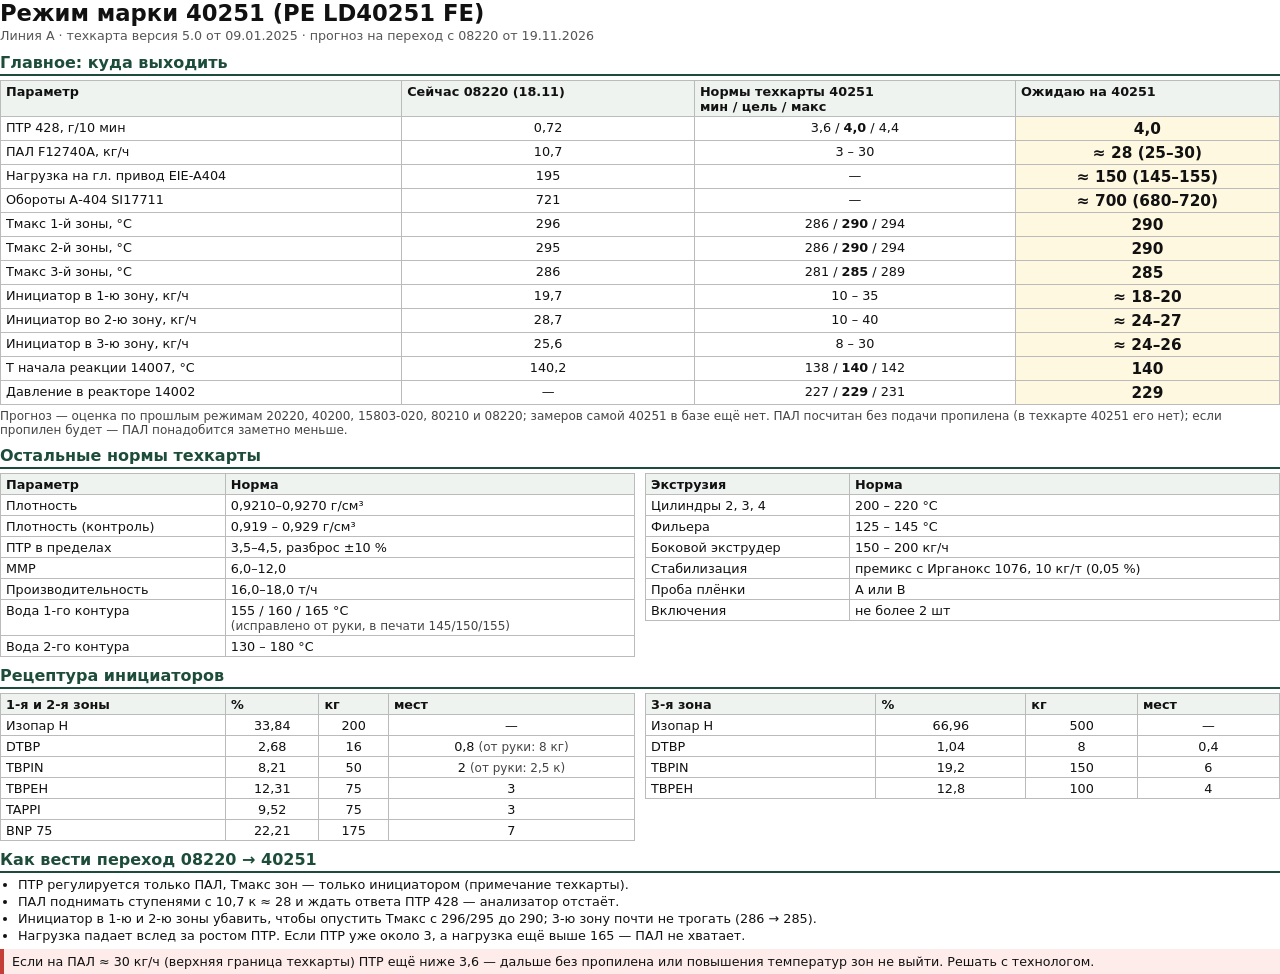
<file: output/rezhim-40251.html>
<!doctype html>
<html lang="ru"><head><meta charset="utf-8"><title>Режим 40251</title>
<style>
@page { size: A4; margin: 10mm; }
body { font-family: "DejaVu Sans", Arial, sans-serif; font-size: 9.6pt; color: #111; margin: 0; }
h1 { font-size: 17pt; margin: 0 0 2px; }
.sub { color: #555; font-size: 9.5pt; margin-bottom: 10px; }
h2 { font-size: 12pt; margin: 9px 0 4px; padding-bottom: 2px; border-bottom: 2px solid #1d4d3a; color: #1d4d3a; }
table { width: 100%; border-collapse: collapse; }
th, td { border: 1px solid #bbb; padding: 2.5px 5px; text-align: left; vertical-align: top; }
th { background: #eef3f0; font-weight: bold; }
td.n { text-align: center; white-space: nowrap; }
td.big { font-weight: bold; font-size: 11.5pt; text-align: center; white-space: nowrap; background: #fff8e1; }
.note { font-size: 9pt; color: #444; margin-top: 4px; }
ul { margin: 4px 0 0 18px; padding: 0; }
li { margin-bottom: 2px; }
.two { display: flex; gap: 10px; }
.two > div { flex: 1; }
.warn { background: #fdecea; border-left: 4px solid #c43d37; padding: 5px 8px; font-size: 9.5pt; margin-top: 6px; }
</style></head><body>

<h1>Режим марки 40251 (PE LD40251 FE)</h1>
<div class="sub">Линия А · техкарта версия 5.0 от 09.01.2025 · прогноз на переход с 08220 от 19.11.2026</div>

<h2>Главное: куда выходить</h2>
<table>
<tr><th>Параметр</th><th>Сейчас 08220 (18.11)</th><th>Нормы техкарты 40251<br>мин / цель / макс</th><th>Ожидаю на 40251</th></tr>
<tr><td>ПТР 428, г/10 мин</td><td class="n">0,72</td><td class="n">3,6 / <b>4,0</b> / 4,4</td><td class="big">4,0</td></tr>
<tr><td>ПАЛ F12740A, кг/ч</td><td class="n">10,7</td><td class="n">3 – 30</td><td class="big">≈ 28 (25–30)</td></tr>
<tr><td>Нагрузка на гл. привод EIE-A404</td><td class="n">195</td><td class="n">—</td><td class="big">≈ 150 (145–155)</td></tr>
<tr><td>Обороты А-404 SI17711</td><td class="n">721</td><td class="n">—</td><td class="big">≈ 700 (680–720)</td></tr>
<tr><td>Тмакс 1-й зоны, °C</td><td class="n">296</td><td class="n">286 / <b>290</b> / 294</td><td class="big">290</td></tr>
<tr><td>Тмакс 2-й зоны, °C</td><td class="n">295</td><td class="n">286 / <b>290</b> / 294</td><td class="big">290</td></tr>
<tr><td>Тмакс 3-й зоны, °C</td><td class="n">286</td><td class="n">281 / <b>285</b> / 289</td><td class="big">285</td></tr>
<tr><td>Инициатор в 1-ю зону, кг/ч</td><td class="n">19,7</td><td class="n">10 – 35</td><td class="big">≈ 18–20</td></tr>
<tr><td>Инициатор во 2-ю зону, кг/ч</td><td class="n">28,7</td><td class="n">10 – 40</td><td class="big">≈ 24–27</td></tr>
<tr><td>Инициатор в 3-ю зону, кг/ч</td><td class="n">25,6</td><td class="n">8 – 30</td><td class="big">≈ 24–26</td></tr>
<tr><td>Т начала реакции 14007, °C</td><td class="n">140,2</td><td class="n">138 / <b>140</b> / 142</td><td class="big">140</td></tr>
<tr><td>Давление в реакторе 14002</td><td class="n">—</td><td class="n">227 / <b>229</b> / 231</td><td class="big">229</td></tr>
</table>
<div class="note">Прогноз — оценка по прошлым режимам 20220, 40200, 15803-020, 80210 и 08220; замеров самой 40251 в базе ещё нет. ПАЛ посчитан без подачи пропилена (в техкарте 40251 его нет); если пропилен будет — ПАЛ понадобится заметно меньше.</div>

<h2>Остальные нормы техкарты</h2>
<div class="two"><div>
<table>
<tr><th>Параметр</th><th>Норма</th></tr>
<tr><td>Плотность</td><td>0,9210–0,9270 г/см³</td></tr>
<tr><td>Плотность (контроль)</td><td>0,919 – 0,929 г/см³</td></tr>
<tr><td>ПТР в пределах</td><td>3,5–4,5, разброс ±10 %</td></tr>
<tr><td>ММР</td><td>6,0–12,0</td></tr>
<tr><td>Производительность</td><td>16,0–18,0 т/ч</td></tr>
<tr><td>Вода 1-го контура</td><td>155 / 160 / 165 °C<br><span class="note">(исправлено от руки, в печати 145/150/155)</span></td></tr>
<tr><td>Вода 2-го контура</td><td>130 – 180 °C</td></tr>
</table></div><div>
<table>
<tr><th>Экструзия</th><th>Норма</th></tr>
<tr><td>Цилиндры 2, 3, 4</td><td>200 – 220 °C</td></tr>
<tr><td>Фильера</td><td>125 – 145 °C</td></tr>
<tr><td>Боковой экструдер</td><td>150 – 200 кг/ч</td></tr>
<tr><td>Стабилизация</td><td>премикс с Ирганокс 1076, 10 кг/т (0,05 %)</td></tr>
<tr><td>Проба плёнки</td><td>А или В</td></tr>
<tr><td>Включения</td><td>не более 2 шт</td></tr>
</table></div></div>

<h2>Рецептура инициаторов</h2>
<div class="two"><div>
<table>
<tr><th>1-я и 2-я зоны</th><th>%</th><th>кг</th><th>мест</th></tr>
<tr><td>Изопар Н</td><td class="n">33,84</td><td class="n">200</td><td class="n">—</td></tr>
<tr><td>DTBP</td><td class="n">2,68</td><td class="n">16</td><td class="n">0,8 <span class="note">(от руки: 8 кг)</span></td></tr>
<tr><td>TBPIN</td><td class="n">8,21</td><td class="n">50</td><td class="n">2 <span class="note">(от руки: 2,5 к)</span></td></tr>
<tr><td>TBPEH</td><td class="n">12,31</td><td class="n">75</td><td class="n">3</td></tr>
<tr><td>TAPPI</td><td class="n">9,52</td><td class="n">75</td><td class="n">3</td></tr>
<tr><td>BNP 75</td><td class="n">22,21</td><td class="n">175</td><td class="n">7</td></tr>
</table></div><div>
<table>
<tr><th>3-я зона</th><th>%</th><th>кг</th><th>мест</th></tr>
<tr><td>Изопар Н</td><td class="n">66,96</td><td class="n">500</td><td class="n">—</td></tr>
<tr><td>DTBP</td><td class="n">1,04</td><td class="n">8</td><td class="n">0,4</td></tr>
<tr><td>TBPIN</td><td class="n">19,2</td><td class="n">150</td><td class="n">6</td></tr>
<tr><td>TBPEH</td><td class="n">12,8</td><td class="n">100</td><td class="n">4</td></tr>
</table></div></div>

<h2>Как вести переход 08220 → 40251</h2>
<ul>
<li>ПТР регулируется только ПАЛ, Тмакс зон — только инициатором (примечание техкарты).</li>
<li>ПАЛ поднимать ступенями с 10,7 к ≈ 28 и ждать ответа ПТР 428 — анализатор отстаёт.</li>
<li>Инициатор в 1-ю и 2-ю зоны убавить, чтобы опустить Тмакс с 296/295 до 290; 3-ю зону почти не трогать (286 → 285).</li>
<li>Нагрузка падает вслед за ростом ПТР. Если ПТР уже около 3, а нагрузка ещё выше 165 — ПАЛ не хватает.</li>
</ul>
<div class="warn">Если на ПАЛ ≈ 30 кг/ч (верхняя граница техкарты) ПТР ещё ниже 3,6 — дальше без пропилена или повышения температур зон не выйти. Решать с технологом.</div>

</body></html>
</file>
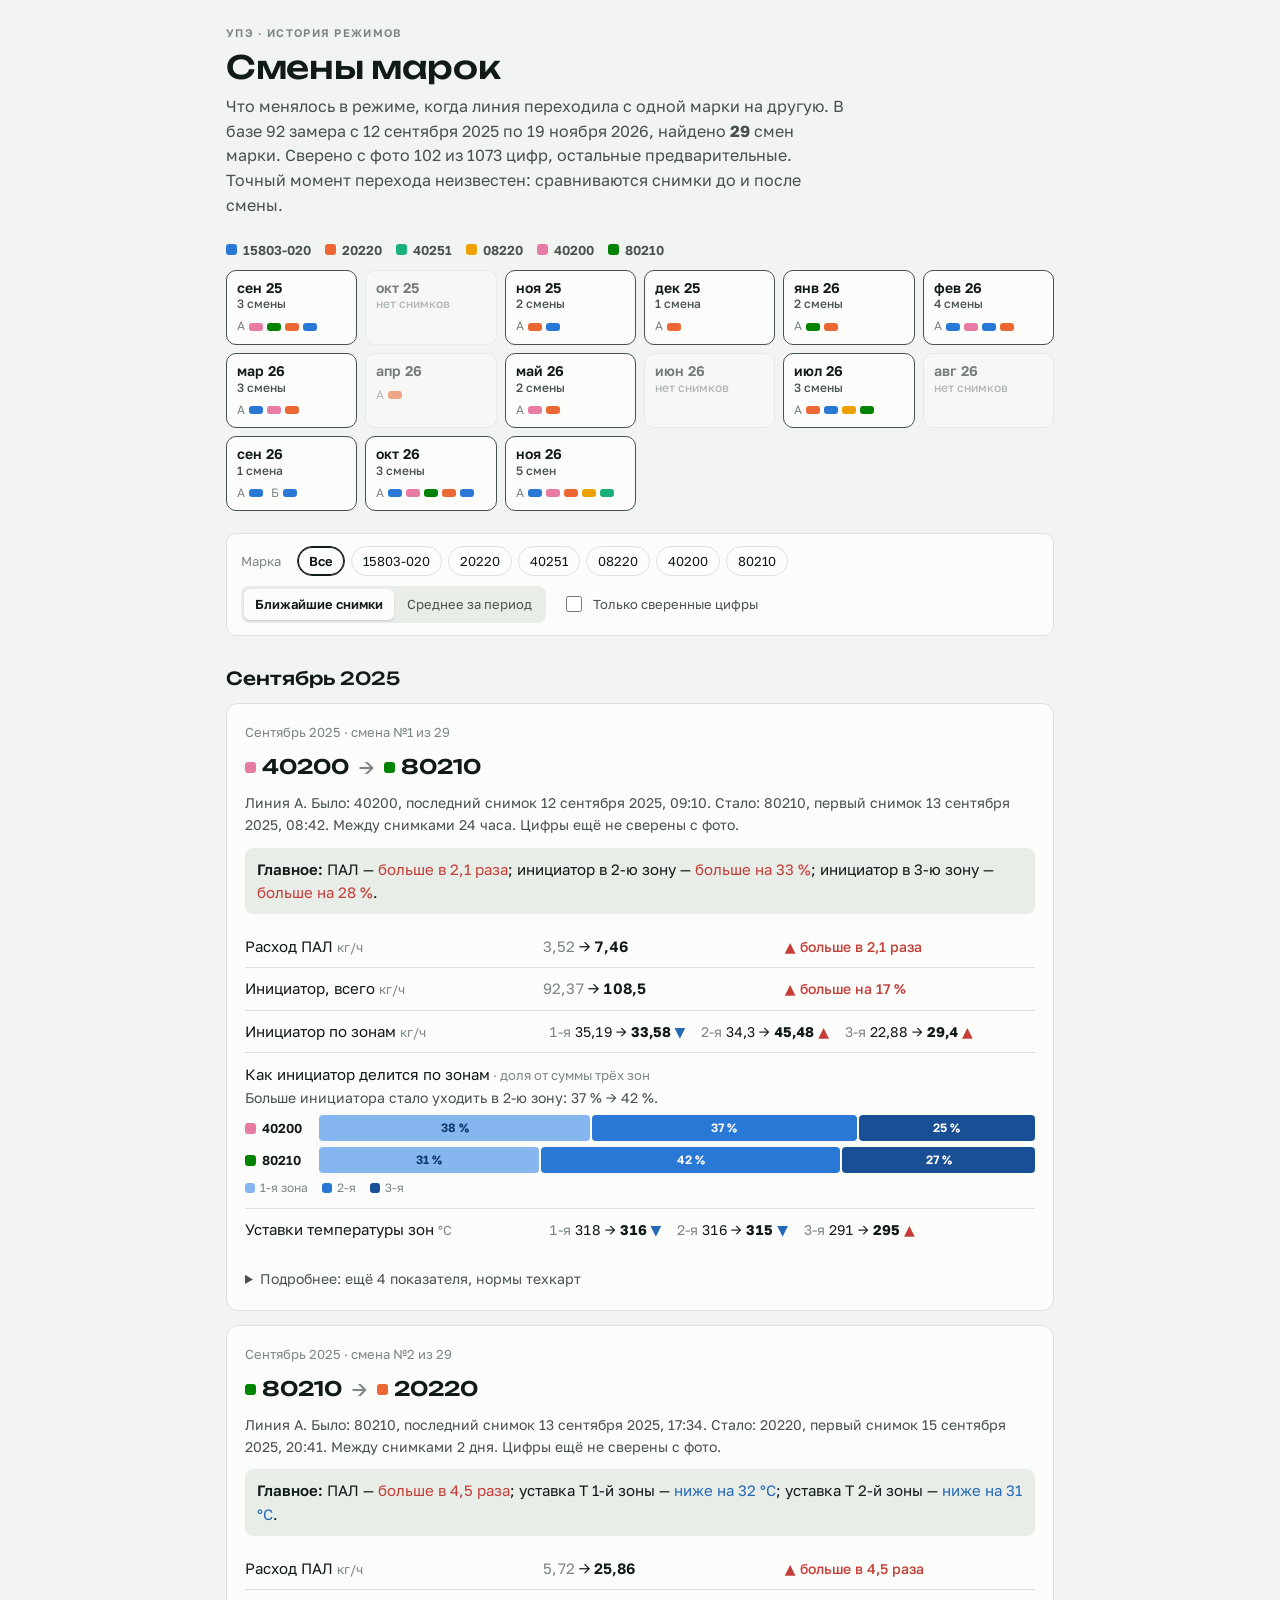
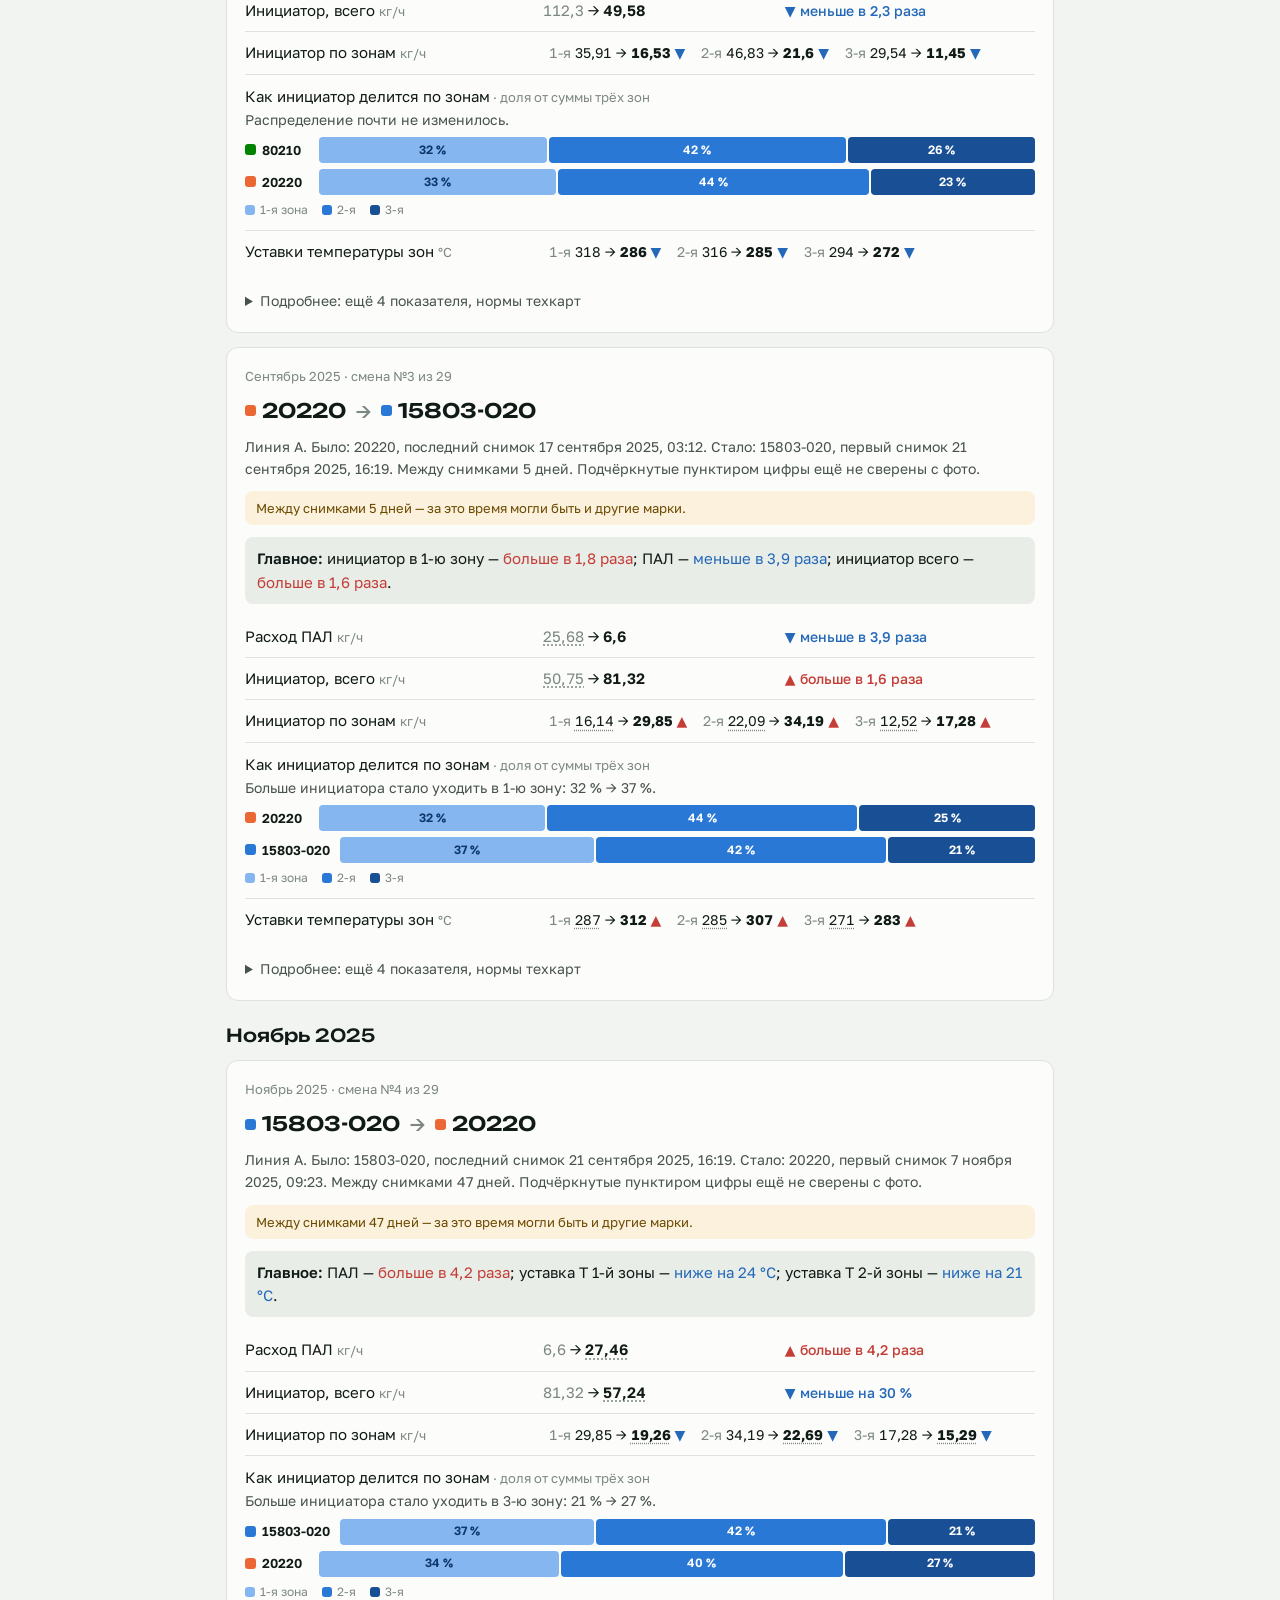
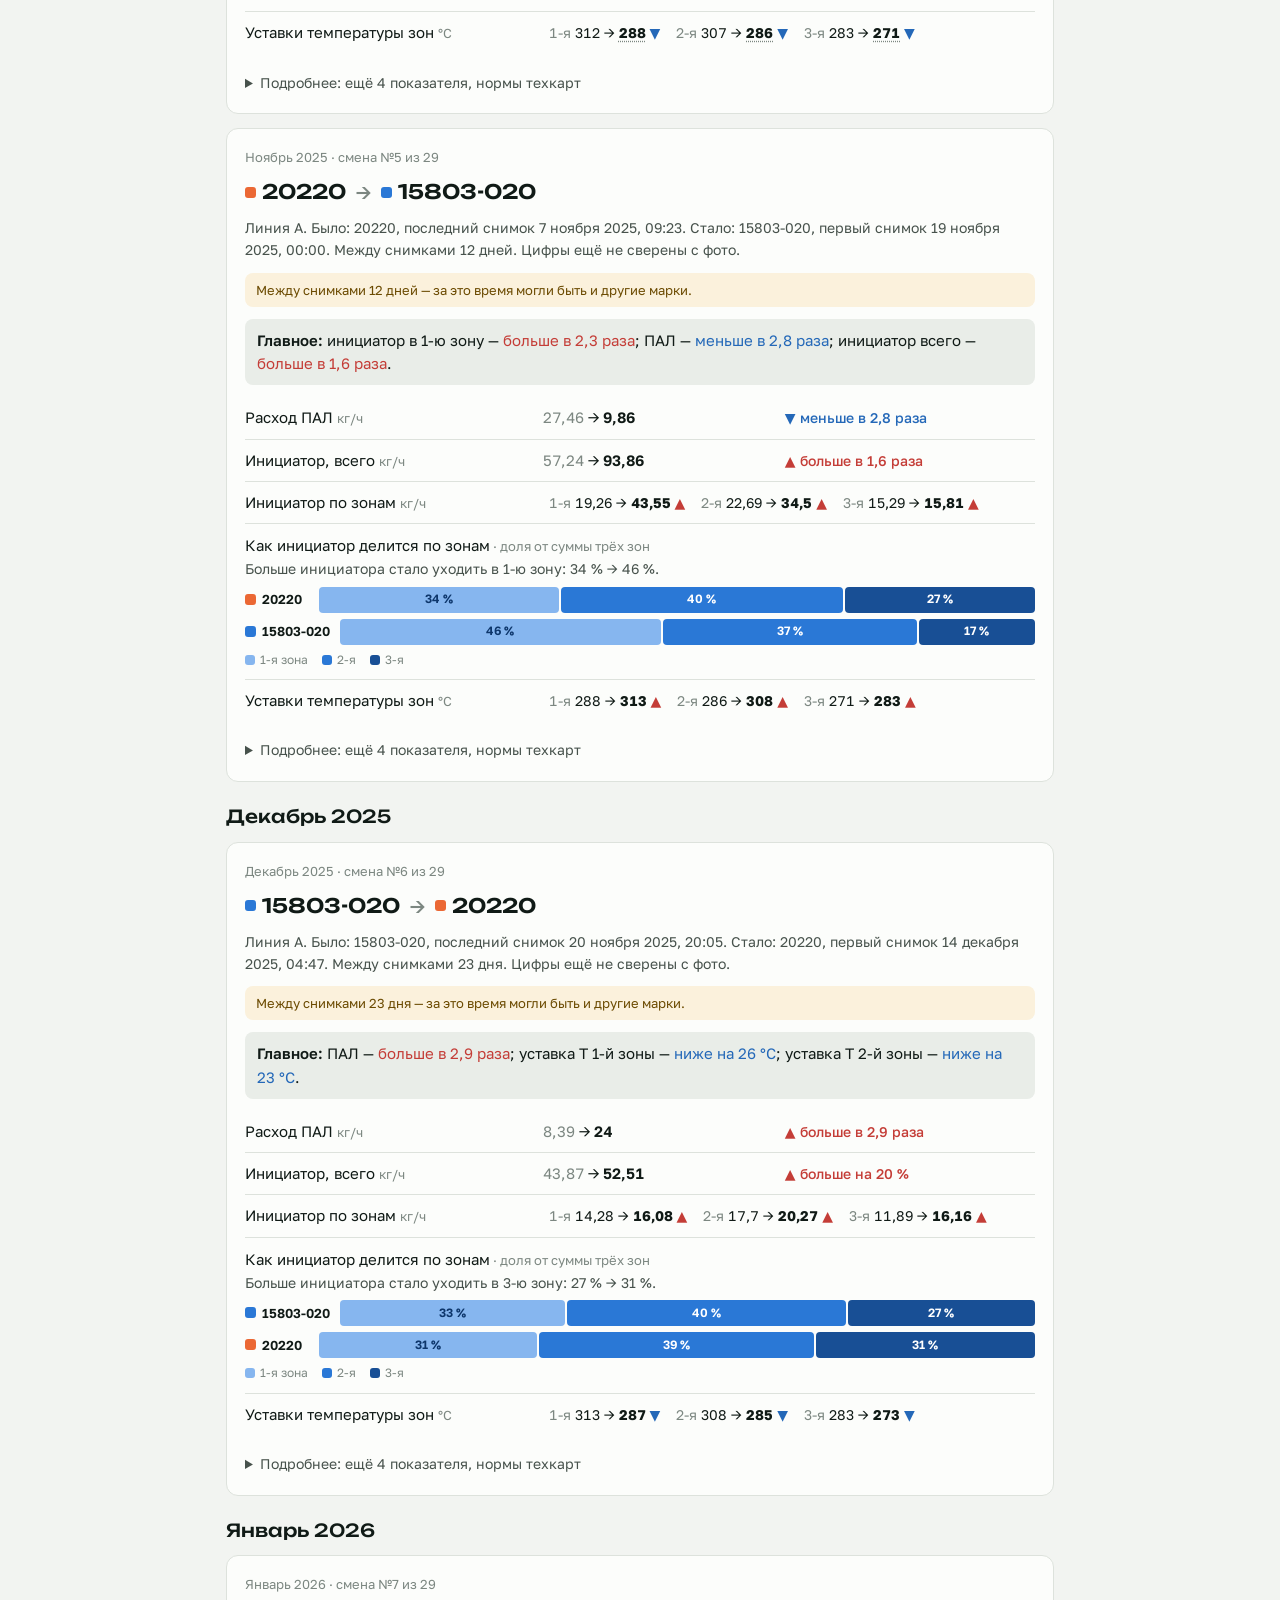
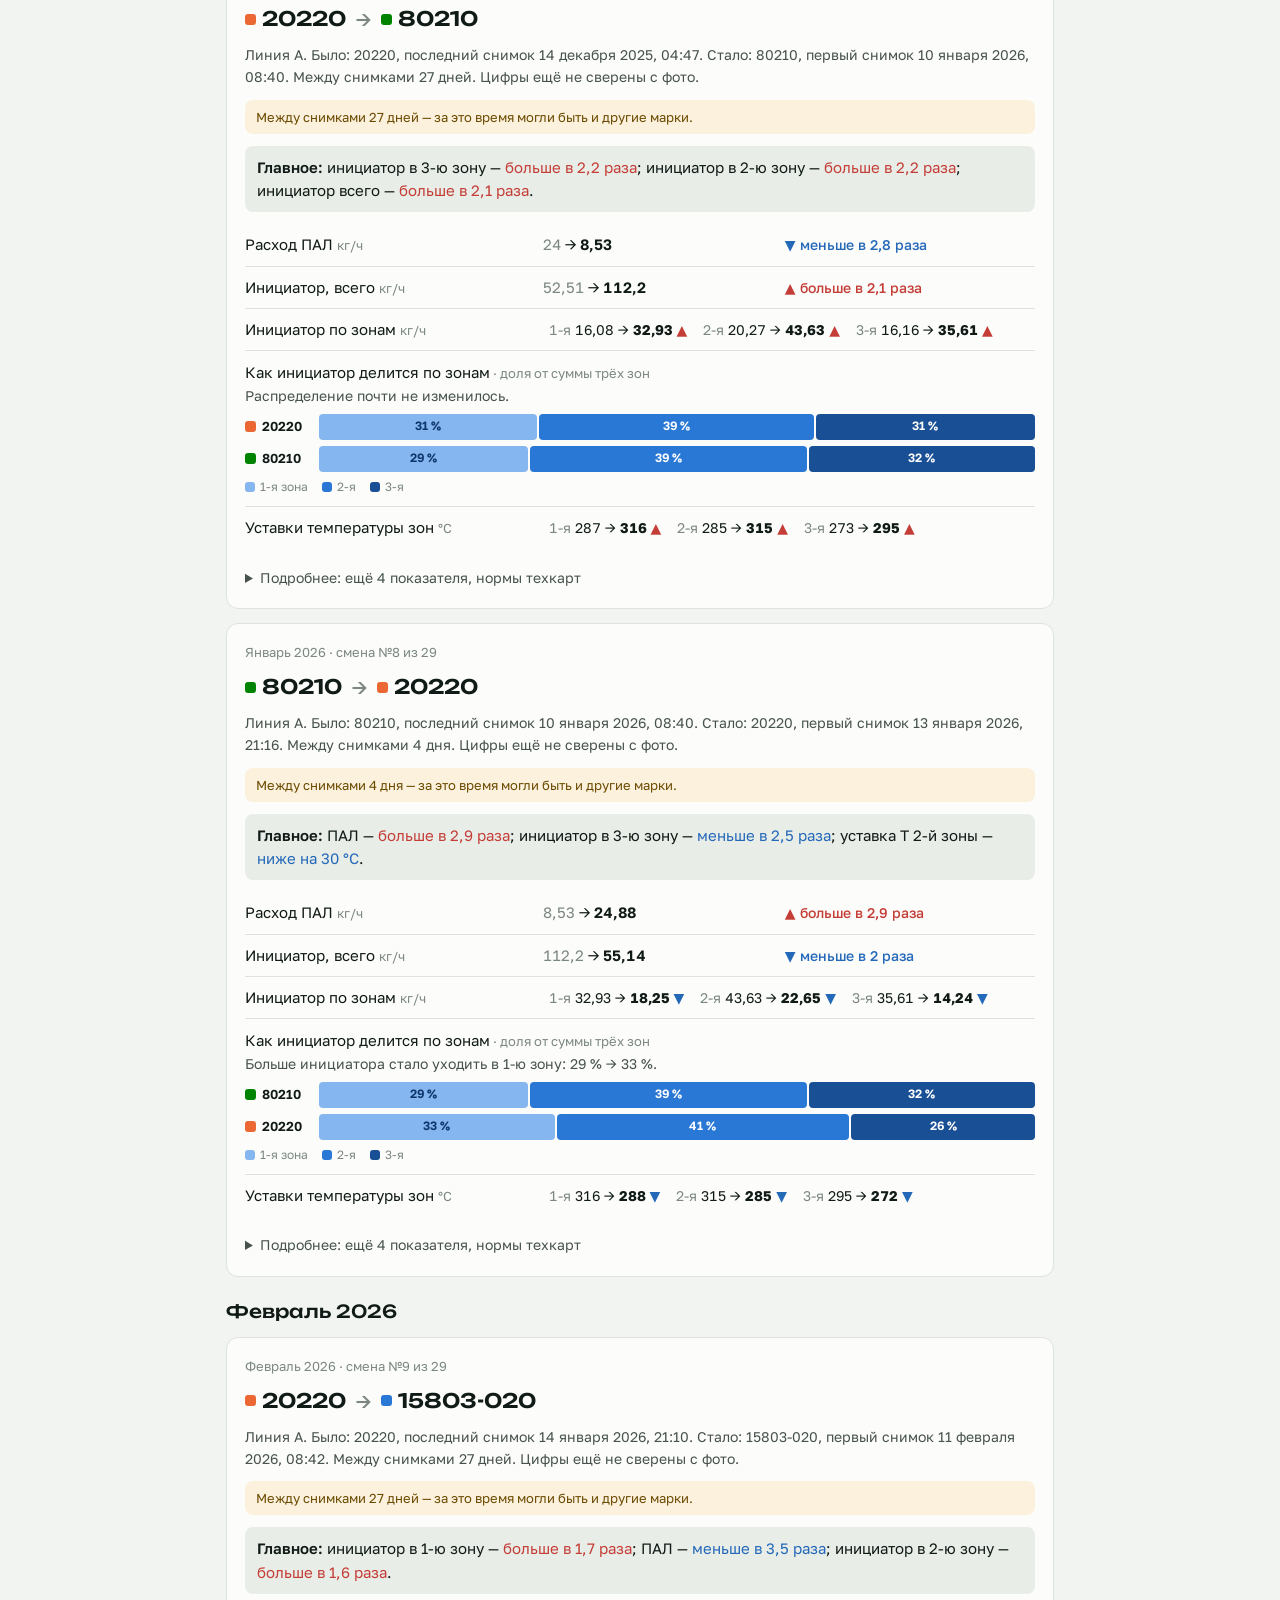
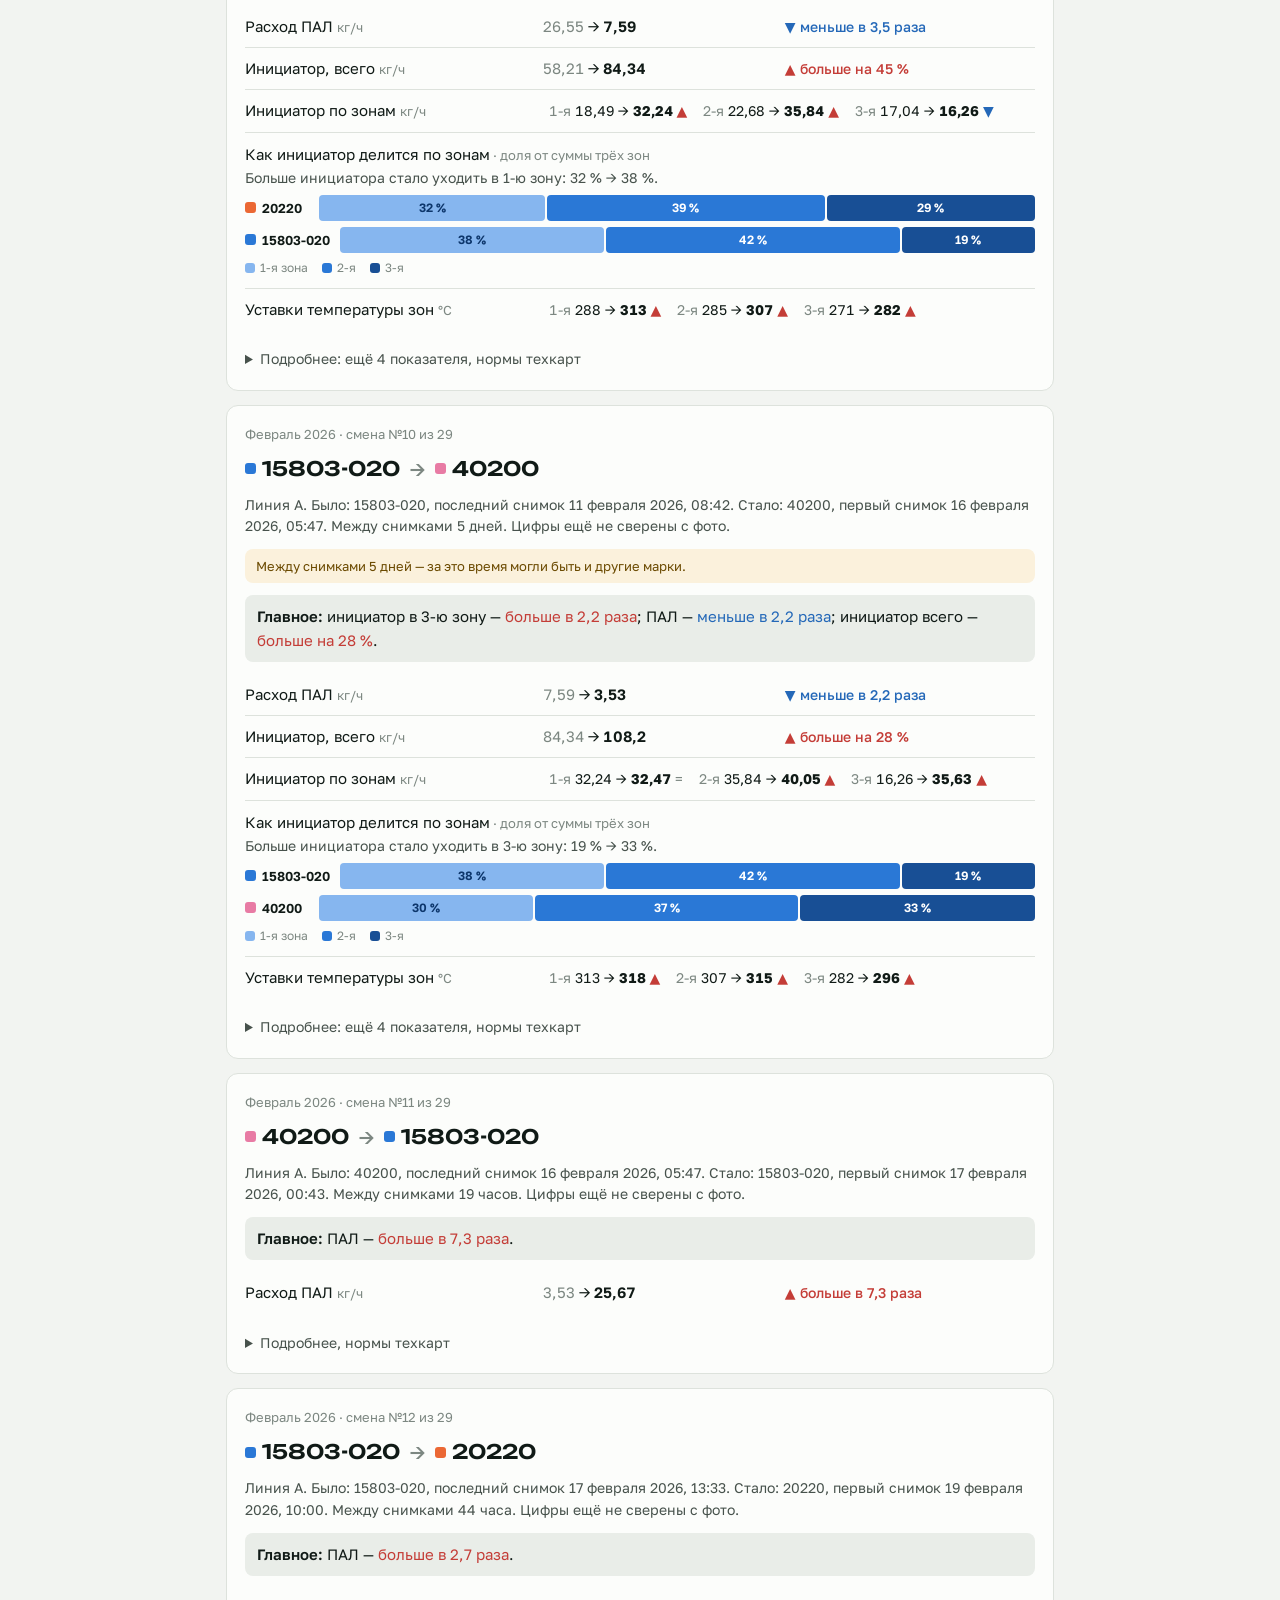
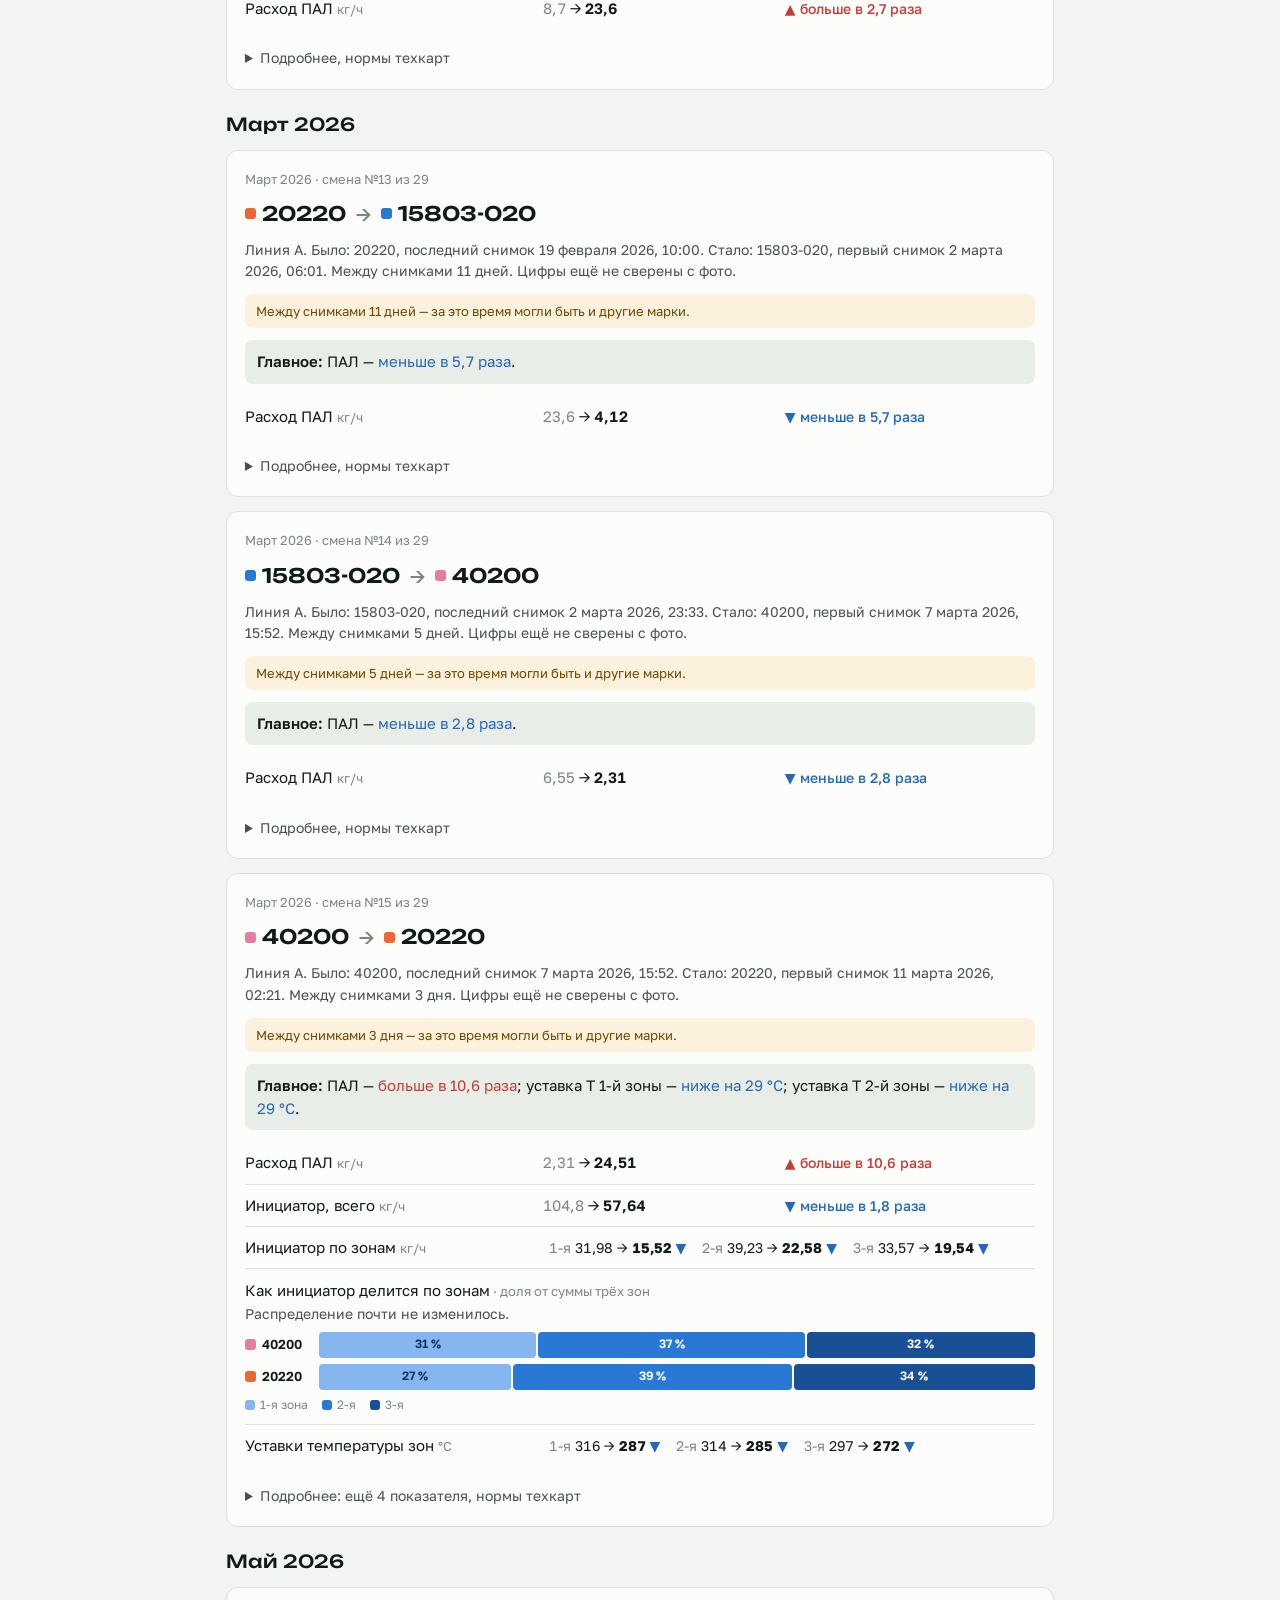
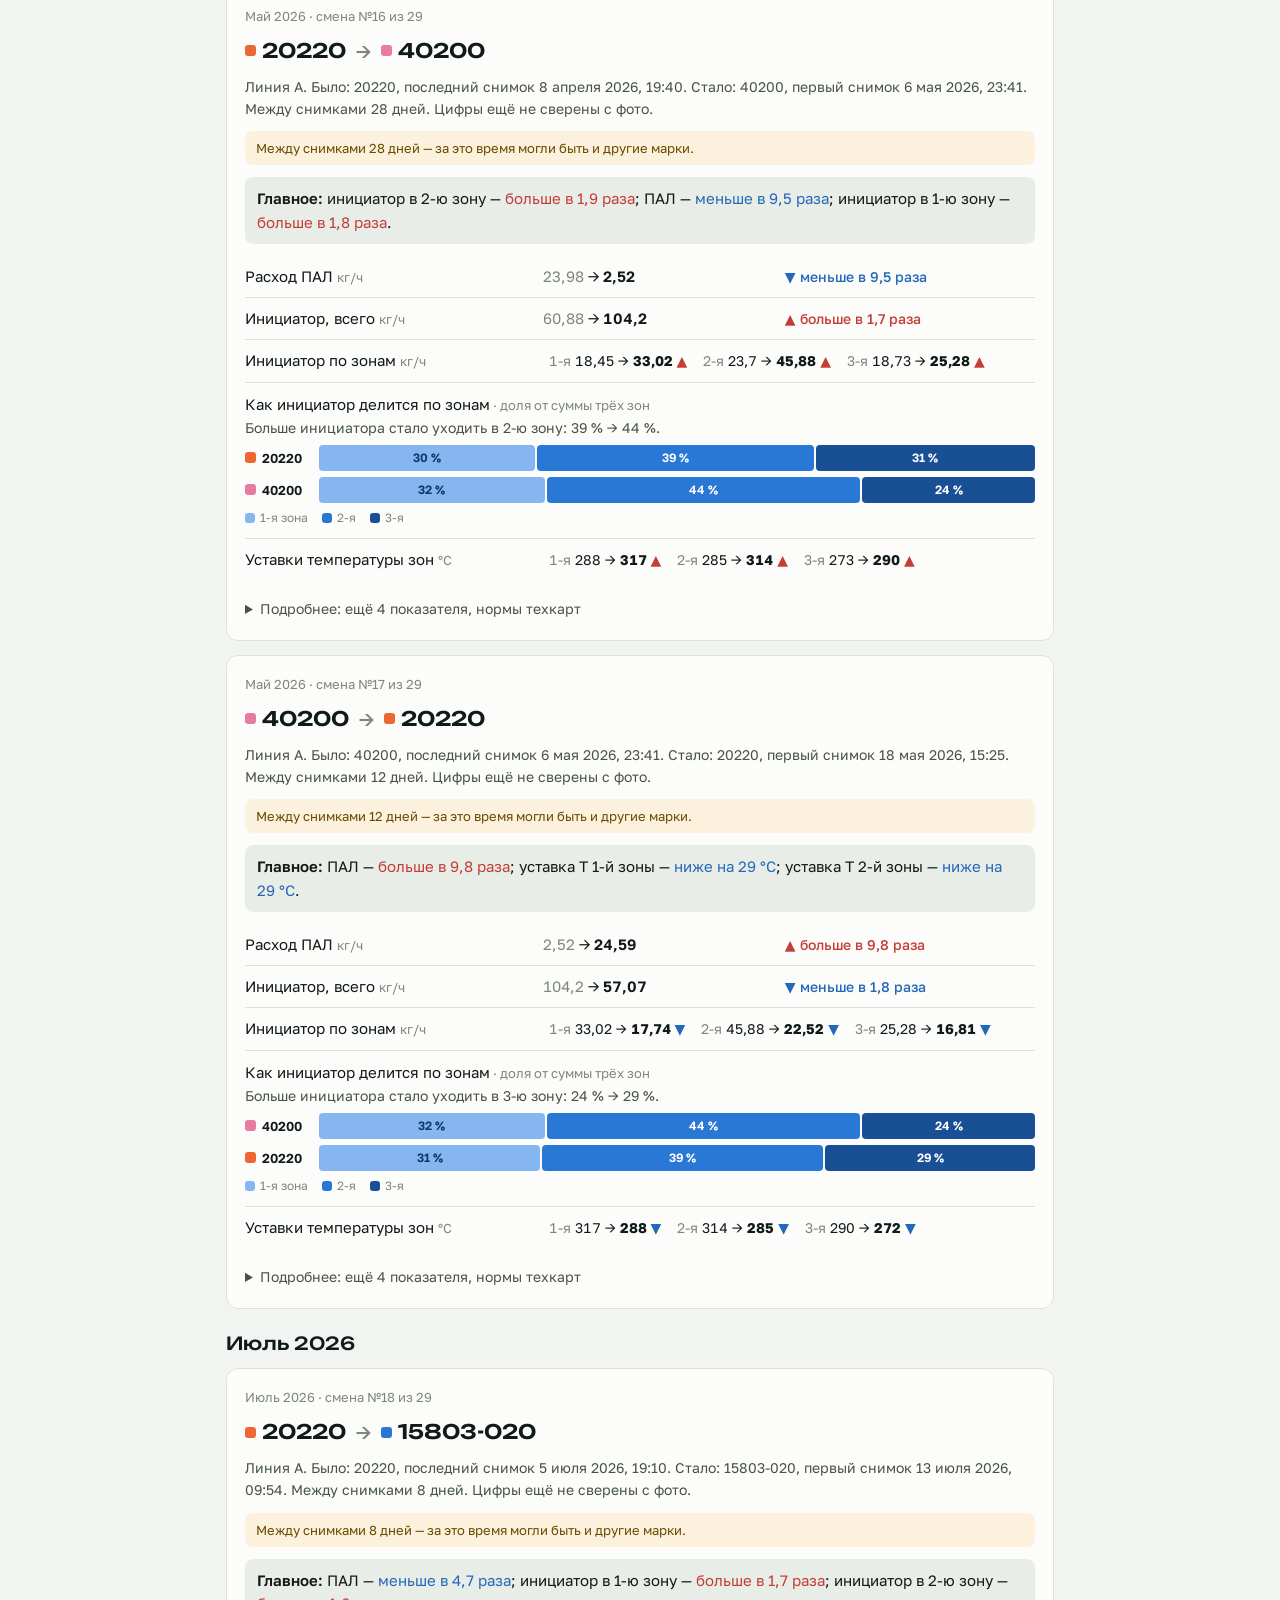
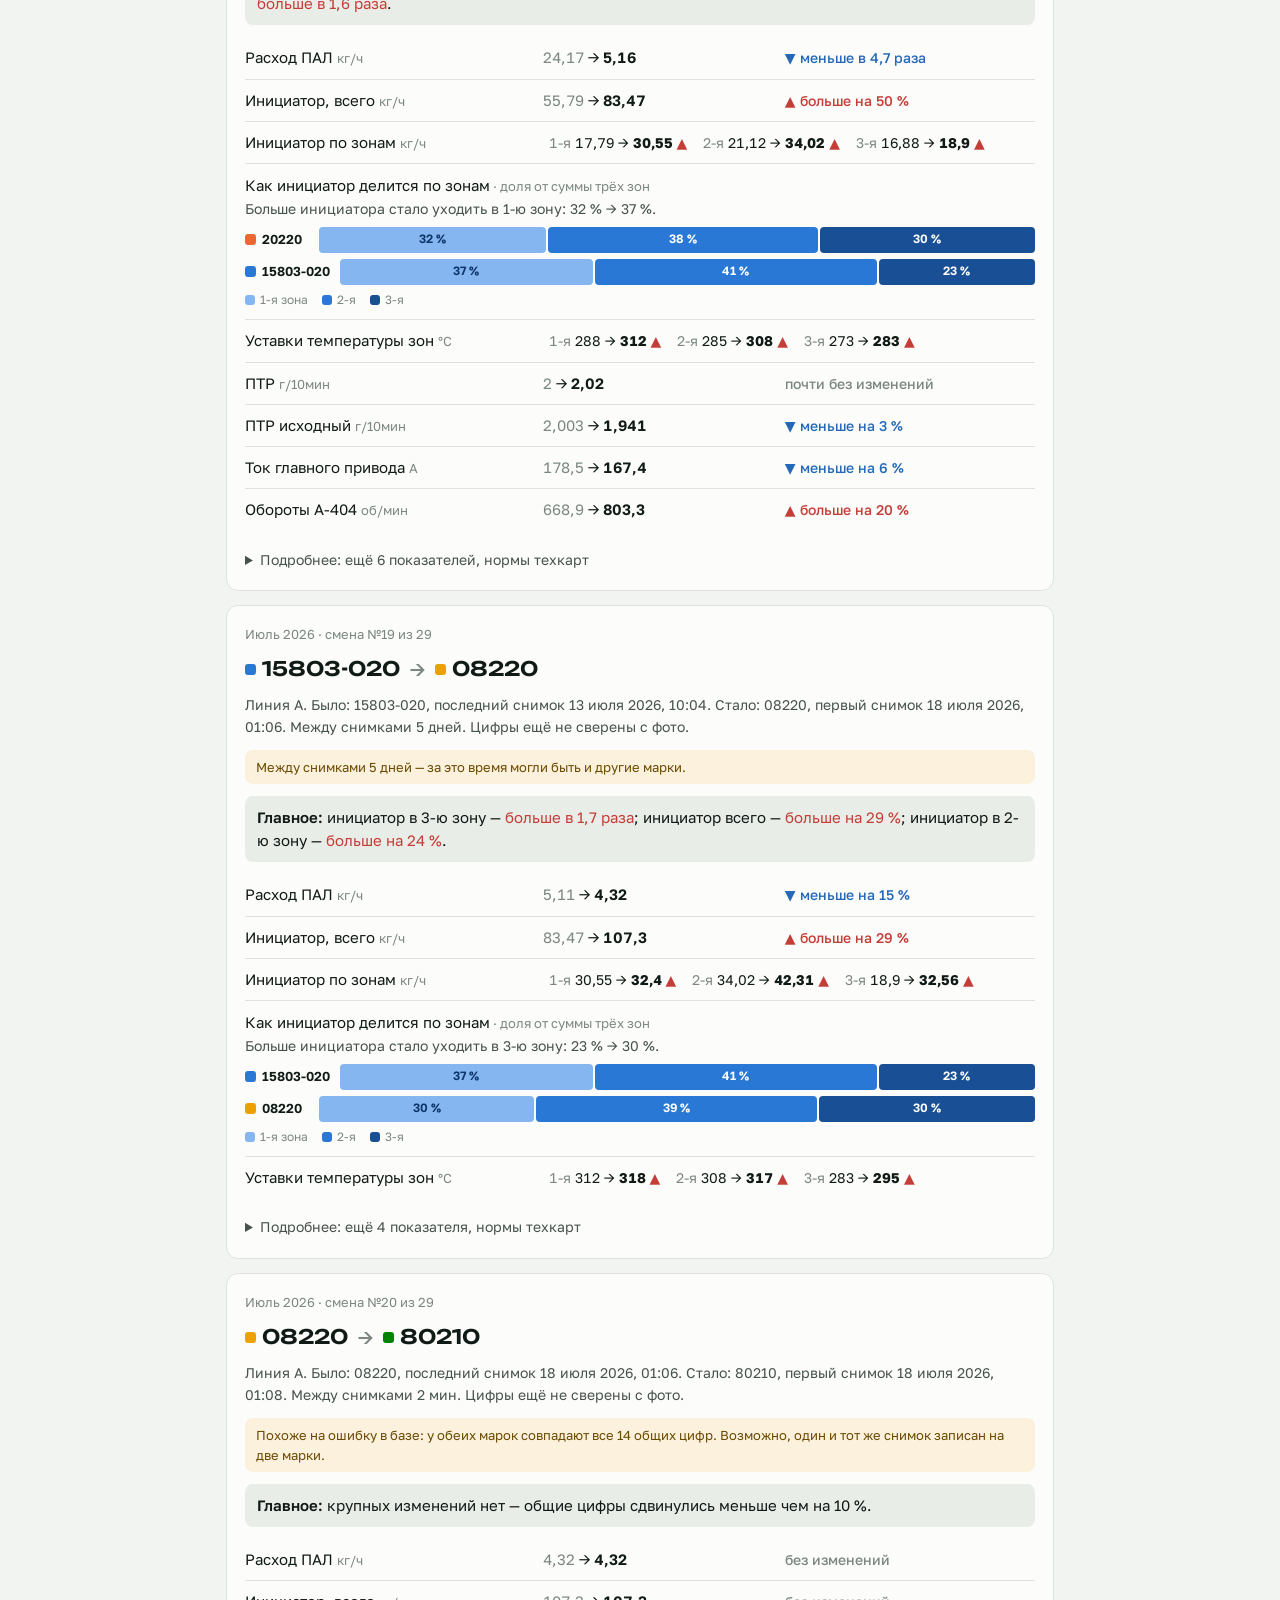
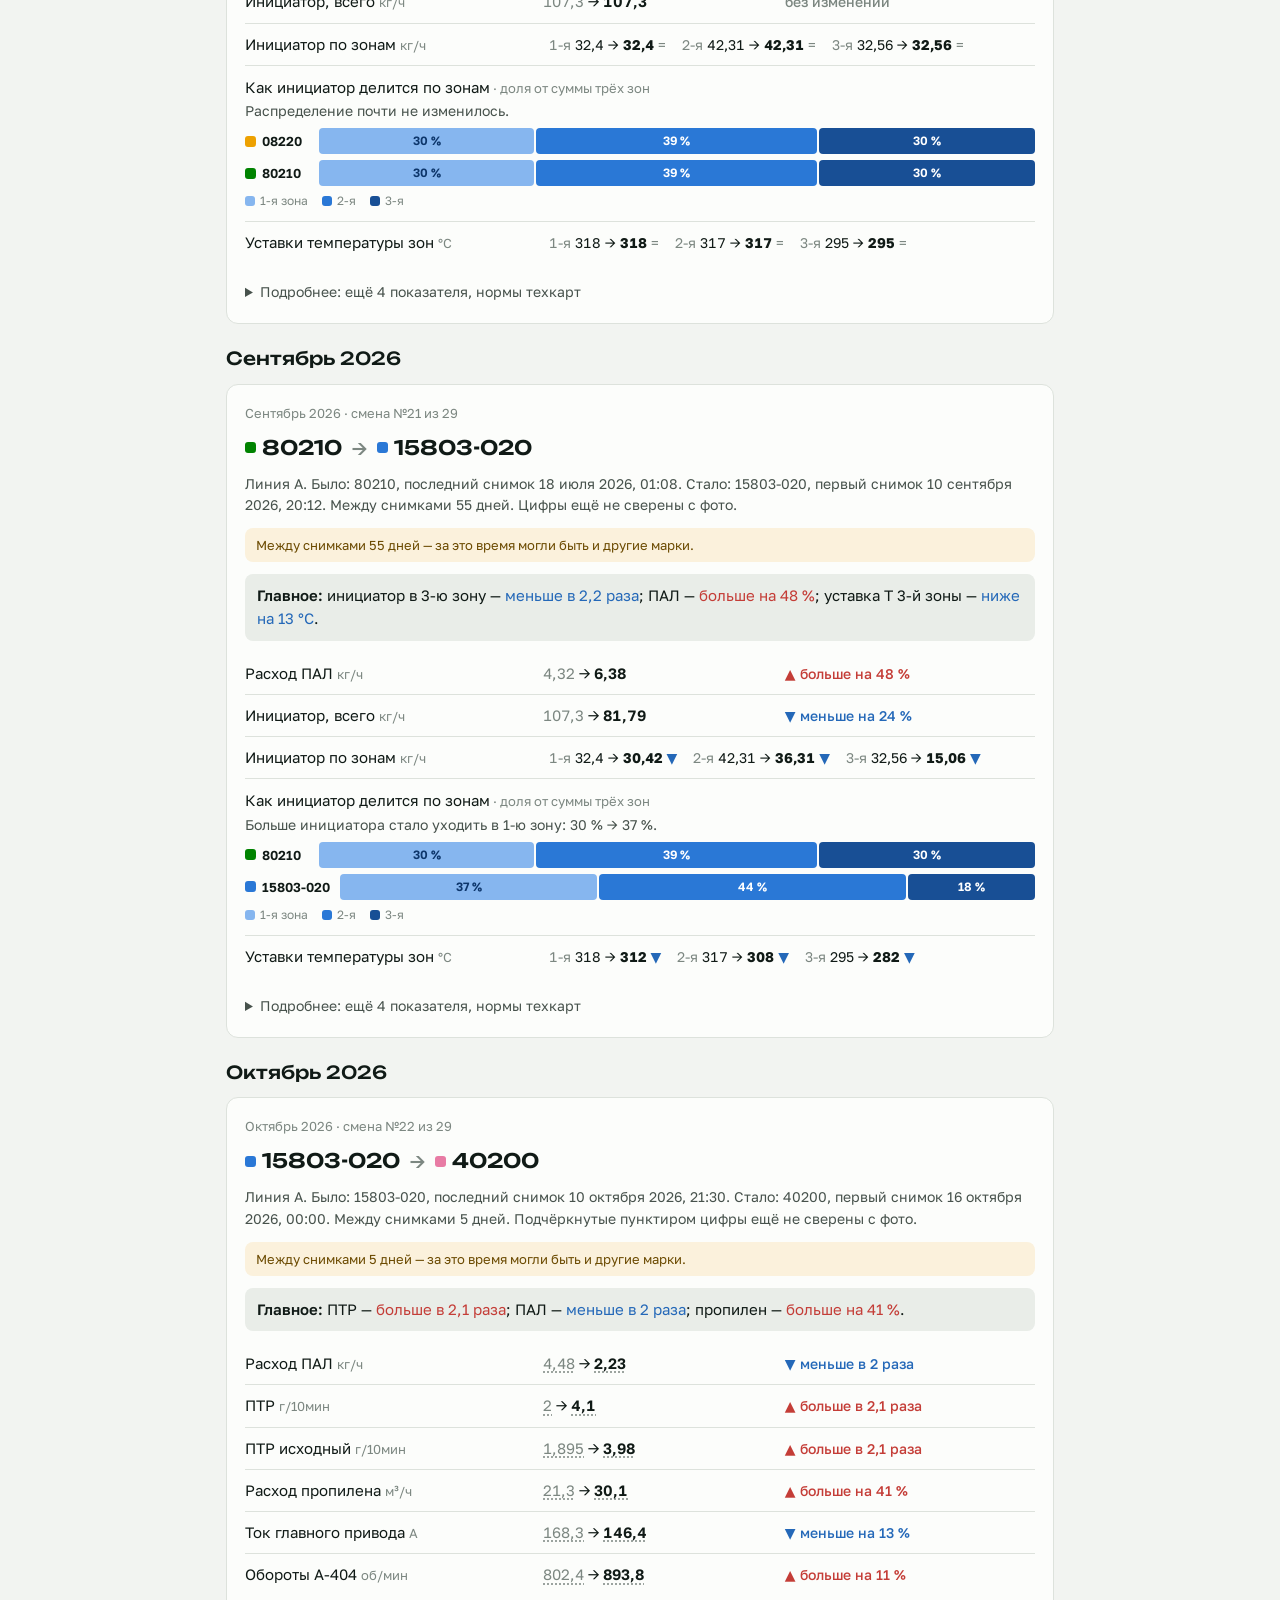
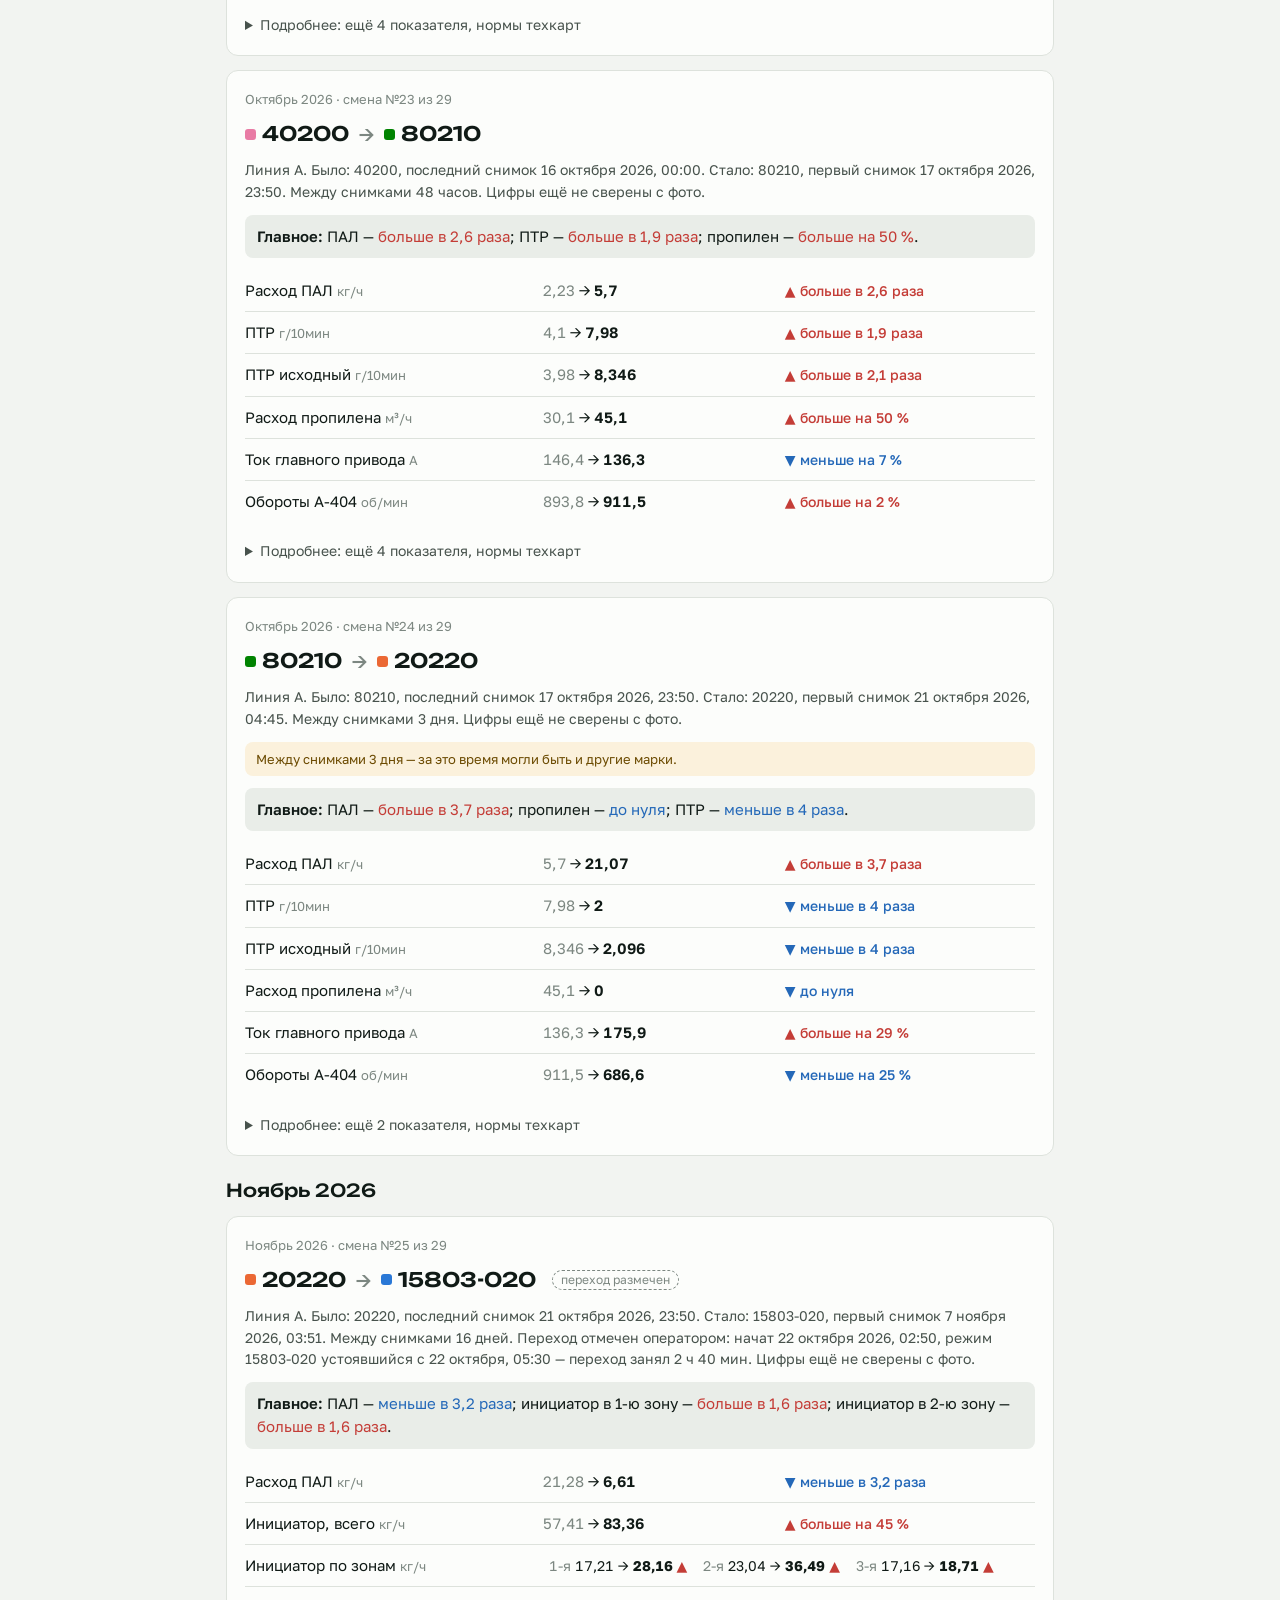
<file: output/smeny-marok.html>
<!doctype html>
<html lang="ru">
<title>Смены марок УПЭ</title>
<meta charset="utf-8">
<meta name="viewport" content="width=device-width,initial-scale=1,viewport-fit=cover">
<meta name="claude:viewport-fit-sides" content="cover">
<link rel="preconnect" href="https://fonts.googleapis.com">
<link rel="preconnect" href="https://fonts.gstatic.com" crossorigin>
<link rel="stylesheet" href="https://fonts.googleapis.com/css2?family=Golos+Text:wght@400;500;600&family=Unbounded:wght@500&display=swap">
<style>
/* Layout: a month calendar on top, then a chronological feed — one plain-language card per grade change. */
:root{
  --bg:#f2f4f1; --surface:#fcfdfb; --surface-2:#e9ede8; --ink:#101a16; --ink-2:#47524c; --muted:#7c8781;
  --line:#dde2dc; --accent:#123f32; --focus:#2a78d6;
  --up:#c43d37; --down:#2468b8;
  --g1:#2a78d6; --g2:#eb6834; --g3:#1baf7a; --g4:#eda100; --g5:#e87ba4; --g6:#008300; --g7:#6250d6; --g8:#e34948; --g0:#8d958f;
  --z1:#86b6ef; --z2:#2a78d6; --z3:#184f95; --z1-ink:#0d366b; --z-ink:#ffffff;
  --warn-bg:#fbf1dc; --warn-ink:#6b4a00;
  --display:"Unbounded","Golos Text",system-ui,sans-serif;
  --body:"Golos Text",system-ui,-apple-system,"Segoe UI",sans-serif;
}
@media (prefers-color-scheme: dark){:root:not([data-theme="light"]){
  --bg:#0e1412; --surface:#161e1b; --surface-2:#212b27; --ink:#eef1ed; --ink-2:#bec7c1; --muted:#87928c;
  --line:#2a3430; --accent:#7fc4a8; --focus:#6da7ec;
  --up:#ef7a74; --down:#6da7ec;
  --g1:#3987e5; --g2:#d95926; --g3:#199e70; --g4:#c98500; --g5:#d55181; --g6:#008300; --g7:#9085e9; --g8:#e66767; --g0:#6e7771;
  --z1:#86b6ef; --z2:#3987e5; --z3:#1c5cab; --z1-ink:#0d366b; --z-ink:#ffffff;
  --warn-bg:#352a12; --warn-ink:#f3cf7a; color-scheme:dark}}
:root[data-theme="dark"]{
  --bg:#0e1412; --surface:#161e1b; --surface-2:#212b27; --ink:#eef1ed; --ink-2:#bec7c1; --muted:#87928c;
  --line:#2a3430; --accent:#7fc4a8; --focus:#6da7ec;
  --up:#ef7a74; --down:#6da7ec;
  --g1:#3987e5; --g2:#d95926; --g3:#199e70; --g4:#c98500; --g5:#d55181; --g6:#008300; --g7:#9085e9; --g8:#e66767; --g0:#6e7771;
  --z1:#86b6ef; --z2:#3987e5; --z3:#1c5cab; --z1-ink:#0d366b; --z-ink:#ffffff;
  --warn-bg:#352a12; --warn-ink:#f3cf7a; color-scheme:dark}
*{box-sizing:border-box}
[hidden]{display:none!important}
html{-webkit-text-size-adjust:100%;scroll-behavior:smooth}
@media (prefers-reduced-motion:reduce){html{scroll-behavior:auto}}
body{margin:0;background:var(--bg);color:var(--ink);font:16px/1.55 var(--body)}
.wrap{max-width:860px;margin:0 auto;padding-block:24px 56px;padding-left:max(16px,env(safe-area-inset-left,0px));padding-right:max(16px,env(safe-area-inset-right,0px));display:grid;grid-template-columns:minmax(0,1fr);gap:22px}
.wrap>*{min-width:0}
h1,h2,h3{margin:0;text-wrap:balance}
h1{font:500 clamp(24px,5vw,32px)/1.15 var(--display);letter-spacing:-.01em}
h2.month{font:500 18px/1.2 var(--display);padding-top:10px;scroll-margin-top:12px}
.eyebrow{font-size:11px;letter-spacing:.12em;text-transform:uppercase;color:var(--muted);font-weight:600}
.lead{display:grid;gap:8px}
.lead p{margin:0;color:var(--ink-2);max-width:62ch}
button,select,input{font:inherit;color:inherit}
button{cursor:pointer}
:focus-visible{outline:2px solid var(--focus);outline-offset:2px}
.gp{display:inline-flex;align-items:center;gap:6px;font-weight:600;white-space:nowrap}
.gp::before{content:"";width:11px;height:11px;border-radius:3px;background:var(--c);flex:none}

/* calendar */
.cal{display:grid;grid-template-columns:repeat(auto-fill,minmax(118px,1fr));gap:8px}
.mon{border:1px solid var(--line);background:var(--surface);border-radius:10px;padding:8px 10px;display:grid;gap:6px;text-align:left;align-content:start;min-height:70px}
.mon:disabled{cursor:default;opacity:.55}
.mon .mname{font-size:14px;font-weight:600;display:grid;gap:0;line-height:1.25}
.mon .mname span{font-weight:500;color:var(--muted);font-size:12px}
.mon .seq{display:flex;flex-wrap:wrap;gap:3px 4px;align-items:center;font-size:12px;color:var(--muted)}
.mon .seq i{display:inline-block;width:14px;height:8px;border-radius:3px;background:var(--c)}
.mon.has{border-color:var(--ink-2)}
.mon.has .mname span{color:var(--ink-2)}
.legend{display:flex;flex-wrap:wrap;gap:6px 14px;font-size:13px;color:var(--ink-2)}

/* controls */
.controls{display:flex;flex-wrap:wrap;gap:10px 16px;align-items:center;padding:12px 14px;background:var(--surface);border:1px solid var(--line);border-radius:10px}
.controls .lbl{font-size:13px;color:var(--muted)}
.chips{display:flex;flex-wrap:wrap;gap:6px}
.chip{border:1px solid var(--line);background:var(--surface);border-radius:999px;padding:4px 11px;font-size:13px}
.chip[aria-pressed="true"]{border-color:var(--ink);box-shadow:inset 0 0 0 1px var(--ink);font-weight:600}
.seg{display:inline-flex;background:var(--surface-2);border-radius:8px;padding:3px;gap:2px}
.seg button{border:0;background:transparent;border-radius:6px;padding:5px 11px;font-size:13px;color:var(--ink-2)}
.seg button[aria-pressed="true"]{background:var(--surface);color:var(--ink);box-shadow:0 1px 2px rgba(0,0,0,.14);font-weight:600}
.check{display:inline-flex;gap:8px;align-items:center;font-size:13px;color:var(--ink-2);cursor:pointer}
.check input{accent-color:var(--accent);width:16px;height:16px}

/* story card */
.feed{display:grid;gap:14px}
.story{background:var(--surface);border:1px solid var(--line);border-radius:12px;padding:18px 18px 14px;display:grid;gap:12px;scroll-margin-top:12px}
.story .when{font-size:13px;color:var(--muted)}
.story h3{font:500 20px/1.3 var(--display);display:flex;flex-wrap:wrap;gap:4px 10px;align-items:center}
.story h3 .arrow{color:var(--muted);font-family:var(--body)}
.story p{margin:0}
.sub{font-size:14px;color:var(--ink-2)}
.main{font-size:15px;background:var(--surface-2);border-radius:8px;padding:10px 12px}
.main b{font-weight:600}
.note{font-size:13px;color:var(--warn-ink);background:var(--warn-bg);border-radius:8px;padding:7px 11px}
.flag{display:inline-block;font-size:12px;color:var(--muted);border:1px dashed var(--muted);border-radius:999px;padding:1px 8px;margin-left:6px;vertical-align:2px;font-family:var(--body);font-weight:400}
.lines{display:grid}
.ln{display:grid;grid-template-columns:minmax(0,1.25fr) minmax(0,1fr) minmax(0,1.1fr);gap:4px 14px;align-items:baseline;padding:9px 0;border-top:1px solid var(--line)}
.ln:first-child{border-top:0}
.ln .nm{font-size:15px}
.ln .nm small{color:var(--muted);font-size:13px}
.ln .vals{font-variant-numeric:tabular-nums;font-size:15px;white-space:nowrap}
.ln .vals .was{color:var(--muted)}
.ln .vals b{font-weight:600}
.ch{font-size:14px;font-weight:500}
.up{color:var(--up)} .down{color:var(--down)} .flat{color:var(--muted)}
.rv{text-decoration:underline dotted var(--muted);text-underline-offset:3px}
.zrow{display:flex;flex-wrap:wrap;gap:4px 16px;font-size:14px;font-variant-numeric:tabular-nums}
.zrow span{white-space:nowrap}
.zrow em{font-style:normal;color:var(--muted)}
.ln.wide{grid-template-columns:minmax(0,1.25fr) minmax(0,2.1fr)}
.shares{display:grid;gap:6px;padding:10px 0;border-top:1px solid var(--line)}
.shares .t{font-size:15px}
.shares .t small{color:var(--muted);font-size:13px}
.sbar{display:grid;grid-template-columns:minmax(64px,auto) minmax(0,1fr);gap:10px;align-items:center;font-size:13px}
.sbar .who{white-space:nowrap}
.stack{display:flex;gap:2px;height:26px}
.stack div{border-radius:4px;display:flex;align-items:center;justify-content:center;font-size:12px;font-weight:600;color:var(--z-ink);min-width:0;overflow:hidden;white-space:nowrap}
.stack .z1{background:var(--z1);color:var(--z1-ink)} .stack .z2{background:var(--z2)} .stack .z3{background:var(--z3)}
.zkey{display:flex;gap:14px;font-size:12px;color:var(--muted)}
.zkey i{display:inline-block;width:10px;height:10px;border-radius:3px;margin-right:5px;vertical-align:-1px}
details.more summary{cursor:pointer;font-size:14px;color:var(--ink-2);padding:6px 0;list-style-position:inside}
details.more[open] summary{margin-bottom:4px}
.empty{padding:16px;border:1px dashed var(--line);border-radius:10px;color:var(--ink-2);font-size:15px}
.free{display:grid;grid-template-columns:minmax(0,1fr) auto minmax(0,1fr);gap:10px;align-items:end}
.free label{display:grid;gap:4px;font-size:13px;color:var(--ink-2);min-width:0}
.free select{width:100%;padding:9px;border:1px solid var(--line);border-radius:8px;background:var(--surface)}
.swap{border:1px solid var(--line);background:var(--surface);border-radius:8px;width:40px;height:40px;font-size:18px}
.foot{font-size:13px;color:var(--muted);margin:0;max-width:70ch}
.tgt{color:var(--muted);font-size:13px;font-weight:400;white-space:nowrap}
.ln .vals .tgt{display:block}
.path{display:grid;gap:4px;padding:8px 12px;border-left:3px solid var(--line);font-size:14px;color:var(--ink-2)}
.path .t{font-weight:600;color:var(--ink)}
.path ul{margin:0;padding-left:18px;display:grid;gap:2px}
@media (max-width:640px){
  .ln,.ln.wide{grid-template-columns:minmax(0,1fr);gap:2px}
  .ln .ch{font-size:13px}
  .free{grid-template-columns:minmax(0,1fr)}
  .story{padding:16px 14px 12px}
  .story h3{font-size:18px}
}
</style>

<div class="wrap">
  <header class="lead">
    <span class="eyebrow">УПЭ · история режимов</span>
    <h1>Смены марок</h1>
    <p id="intro"></p>
  </header>

  <section aria-label="Календарь марок" style="display:grid;gap:10px">
    <div class="legend" id="legend"></div>
    <div class="cal" id="cal"></div>
  </section>

  <div class="controls">
    <span class="lbl">Марка</span>
    <div class="chips" id="chips"></div>
    <div class="seg" role="group" aria-label="С чем сравнивать">
      <button id="agg-edge" aria-pressed="true" title="Последние снимки до смены и первые после">Ближайшие снимки</button>
      <button id="agg-mean" aria-pressed="false" title="Среднее по всем снимкам марки до и после смены">Среднее за период</button>
    </div>
    <label class="check"><input type="checkbox" id="only-conf">Только сверенные цифры</label>
  </div>

  <section class="feed" id="feed" aria-live="polite"></section>

  <section style="display:grid;gap:12px">
    <h2 class="month">Сравнить любые два замера</h2>
    <div class="free">
      <label>Было<select id="free-a"></select></label>
      <button class="swap" id="swap" aria-label="Поменять местами" title="Поменять местами">⇄</button>
      <label>Стало<select id="free-b"></select></label>
    </div>
    <div id="free-out"></div>
  </section>

  <p class="foot" id="foot"></p>
</div>

<script>
const D={"generated_at":"2026-11-19T12:19:06+00:00","grades":[{"id":3,"name":"08220"},{"id":1,"name":"15803-020"},{"id":2,"name":"20220"},{"id":4,"name":"40200"},{"id":6,"name":"40251"},{"id":5,"name":"80210"}],"params":[{"key":"production","name":"Производительность","unit":"т/ч","tag":"","group":"Режим и качество","role":"measurement","precision":2},{"key":"pal","name":"Расход ПАЛ","unit":"кг/ч","tag":"F12740A","group":"Режим и качество","role":"measurement","precision":2},{"key":"propylene","name":"Расход пропилена","unit":"","tag":"","group":"Режим и качество","role":"measurement","precision":2},{"key":"mfi","name":"ПТР","unit":"","tag":"","group":"Режим и качество","role":"lab","precision":2},{"key":"ethylene","name":"Свежий этилен","unit":"","tag":"FIR11004","group":"Свежий этилен","role":"measurement","precision":2},{"key":"drive_current","name":"Ток главного привода","unit":"А","tag":"EIE-A404","group":"Экструзия","role":"measurement","precision":2},{"key":"water_temperature","name":"Температура горячей воды","unit":"°C","tag":"","group":"Горячая вода","role":"measurement","precision":2},{"key":"t14069","name":"Температура T14069","unit":"°C","tag":"T14069","group":"Реактор","role":"measurement","precision":2},{"key":"initiator1","name":"Инициатор, измеренный расход · зона 1","unit":"","tag":"","group":"Инициатор по зонам","role":"measurement","precision":2},{"key":"suutp_flow1","name":"Инициатор, расчёт СУУТП · зона 1","unit":"","tag":"","group":"Инициатор по зонам","role":"suutp","precision":2},{"key":"peak1","name":"Максимальная температура · зона 1","unit":"°C","tag":"","group":"Реактор","role":"measurement","precision":2},{"key":"initiator2","name":"Инициатор, измеренный расход · зона 2","unit":"","tag":"","group":"Инициатор по зонам","role":"measurement","precision":2},{"key":"suutp_flow2","name":"Инициатор, расчёт СУУТП · зона 2","unit":"","tag":"","group":"Инициатор по зонам","role":"suutp","precision":2},{"key":"peak2","name":"Максимальная температура · зона 2","unit":"°C","tag":"","group":"Реактор","role":"measurement","precision":2},{"key":"initiator3","name":"Инициатор, измеренный расход · зона 3","unit":"","tag":"","group":"Инициатор по зонам","role":"measurement","precision":2},{"key":"suutp_flow3","name":"Инициатор, расчёт СУУТП · зона 3","unit":"","tag":"","group":"Инициатор по зонам","role":"suutp","precision":2},{"key":"peak3","name":"Максимальная температура · зона 3","unit":"°C","tag":"","group":"Реактор","role":"measurement","precision":2},{"key":"load","name":"Нагрузка на гл. привод","unit":"","tag":"EIE-A404","group":"Режим и качество","role":"measurement","precision":2},{"key":"prod","name":"Производительность","unit":"т/ч","tag":"техкарта","group":"Режим и качество","role":"measurement","precision":2},{"key":"rpm","name":"Обороты А-404","unit":"об/мин","tag":"SI17711","group":"Режим и качество","role":"measurement","precision":2},{"key":"pal_sp","name":"Уставка ПАЛ","unit":"кг/ч","tag":"FIC12740A","group":"Режим и качество","role":"setpoint","precision":2},{"key":"c3_flow","name":"Расход пропилена","unit":"м³/ч","tag":"FIC10065","group":"Режим и качество","role":"measurement","precision":2},{"key":"mfr","name":"ПТР","unit":"г/10мин","tag":"ПТР428","group":"Режим и качество","role":"measurement","precision":2},{"key":"mfr_raw","name":"ПТР исходный","unit":"г/10мин","tag":"ПТР428","group":"Режим и качество","role":"measurement","precision":3},{"key":"mfr_est","name":"ПТР виртуальный анализатор","unit":"г/10мин","tag":"EST_LA_MI","group":"Режим и качество","role":"suutp","precision":3},{"key":"mfr_lab","name":"ПТР по лаборатории","unit":"г/10мин","tag":"лаб.","group":"Режим и качество","role":"lab","precision":2},{"key":"dens_est","name":"Плотность расчётная","unit":"г/см³","tag":"EST_LA_DEN","group":"Режим и качество","role":"suutp","precision":4},{"key":"vgvd","name":"Давление ВГВД","unit":"МПа","tag":"PC15714","group":"Режим и качество","role":"measurement","precision":2},{"key":"fnd","name":"Расход на ФНД","unit":"","tag":"F10703A","group":"Режим и качество","role":"measurement","precision":2},{"key":"pn_p","name":"Давление пневмотранспорта","unit":"кПа","tag":"PI-51149_A","group":"Режим и качество","role":"measurement","precision":2},{"key":"r_p","name":"Давление в реакторе","unit":"МПа","tag":"P14002","group":"Реактор","role":"measurement","precision":2},{"key":"r_p2","name":"Давление 2-го плунжера","unit":"МПа","tag":"P14026","group":"Реактор","role":"measurement","precision":2},{"key":"valve","name":"Задание клапана выхода","unit":"%","tag":"гл. р-р","group":"Реактор","role":"setpoint","precision":2},{"key":"t_start","name":"Т точки начала реакции","unit":"°C","tag":"T14007","group":"Реактор","role":"measurement","precision":2},{"key":"t_mix","name":"Т в точке смешения","unit":"°C","tag":"TIRCAE14033","group":"Реактор","role":"measurement","precision":2},{"key":"t1_max","name":"Пик 1-й зоны","unit":"°C","tag":"T1A_MAX","group":"Реактор","role":"measurement","precision":2},{"key":"t2_max","name":"Пик 2-й зоны","unit":"°C","tag":"T2A_MAX","group":"Реактор","role":"measurement","precision":2},{"key":"t3_max","name":"Пик 3-й зоны","unit":"°C","tag":"T3A_MAX","group":"Реактор","role":"measurement","precision":2},{"key":"z1_f","name":"Инициатор в 1-ю зону","unit":"кг/ч","tag":"А-302","group":"Инициатор по зонам","role":"measurement","precision":2},{"key":"z1_sp","name":"Уставка Т 1-й зоны","unit":"°C","tag":"А-329","group":"Инициатор по зонам","role":"setpoint","precision":2},{"key":"z1_t","name":"Тмакс 1-й зоны","unit":"°C","tag":"А-329","group":"Инициатор по зонам","role":"measurement","precision":2},{"key":"z1_out","name":"Выход клапана 1-й зоны","unit":"%","tag":"А-329","group":"Инициатор по зонам","role":"controller_output","precision":2},{"key":"z2_f","name":"Инициатор во 2-ю зону","unit":"кг/ч","tag":"А-305","group":"Инициатор по зонам","role":"measurement","precision":2},{"key":"z2_sp","name":"Уставка Т 2-й зоны","unit":"°C","tag":"А-329","group":"Инициатор по зонам","role":"setpoint","precision":2},{"key":"z2_t","name":"Тмакс 2-й зоны","unit":"°C","tag":"А-329","group":"Инициатор по зонам","role":"measurement","precision":2},{"key":"z2_out","name":"Выход клапана 2-й зоны","unit":"%","tag":"А-329","group":"Инициатор по зонам","role":"controller_output","precision":2},{"key":"z3_f","name":"Инициатор в 3-ю зону","unit":"кг/ч","tag":"А-306","group":"Инициатор по зонам","role":"measurement","precision":2},{"key":"z3_sp","name":"Уставка Т 3-й зоны","unit":"°C","tag":"А-329","group":"Инициатор по зонам","role":"setpoint","precision":2},{"key":"z3_t","name":"Тмакс 3-й зоны","unit":"°C","tag":"А-329","group":"Инициатор по зонам","role":"measurement","precision":2},{"key":"z3_out","name":"Выход клапана 3-й зоны","unit":"%","tag":"А-329","group":"Инициатор по зонам","role":"controller_output","precision":2},{"key":"cidx1","name":"Индекс очищенности 1-й зоны","unit":"","tag":"Cindx_A_zone1","group":"Очищенность зон","role":"measurement","precision":2},{"key":"cidx2","name":"Индекс очищенности 2-й зоны","unit":"","tag":"Cindx_A_zone2","group":"Очищенность зон","role":"measurement","precision":2},{"key":"cidx3","name":"Индекс очищенности 3-й зоны","unit":"","tag":"Cindx_A_zone3","group":"Очищенность зон","role":"measurement","precision":2},{"key":"c2_p","name":"Давление свежего этилена","unit":"МПа","tag":"PIR10071","group":"Свежий этилен и возвратный газ","role":"measurement","precision":3},{"key":"c2_flow","name":"Расход свежего этилена","unit":"м³/ч","tag":"FIR11004","group":"Свежий этилен и возвратный газ","role":"measurement","precision":2},{"key":"vg_flow","name":"Возвратный газ из 2 каскада","unit":"м³/ч","tag":"FIR12002","group":"Свежий этилен и возвратный газ","role":"measurement","precision":2},{"key":"o2","name":"Кислород","unit":"ppm","tag":"Q10073","group":"Свежий этилен и возвратный газ","role":"measurement","precision":2},{"key":"ch4","name":"Метан","unit":"ppm","tag":"Q10072","group":"Свежий этилен и возвратный газ","role":"measurement","precision":2},{"key":"c2h6","name":"Этан","unit":"ppm","tag":"Q10072","group":"Свежий этилен и возвратный газ","role":"measurement","precision":2},{"key":"c2h2","name":"Ацетилен","unit":"ppm","tag":"Q10093","group":"Свежий этилен и возвратный газ","role":"measurement","precision":2},{"key":"c3_vgvd","name":"Пропилен в ВГВД","unit":"%","tag":"QR12033","group":"Свежий этилен и возвратный газ","role":"measurement","precision":3},{"key":"c3_vgnd","name":"Пропилен в ВГНД","unit":"%","tag":"Q10022","group":"Свежий этилен и возвратный газ","role":"measurement","precision":3},{"key":"n2_fnd","name":"Азот на ФНД","unit":"м³/ч","tag":"FIRC11001A","group":"Свежий этилен и возвратный газ","role":"measurement","precision":2},{"key":"a124_rpm","name":"Обороты А-124","unit":"об","tag":"100-315 об","group":"Компрессия","role":"measurement","precision":2},{"key":"a124_p3","name":"А-124, 3-я ступень","unit":"МПа","tag":"P11036","group":"Компрессия","role":"measurement","precision":2},{"key":"ab124_rpm","name":"Обороты АБ-124","unit":"об","tag":"100-280 об","group":"Компрессия","role":"measurement","precision":2},{"key":"a103_p3","name":"А-103, 3-я ступень","unit":"МПа","tag":"P10019","group":"Компрессия","role":"measurement","precision":3},{"key":"a152_p","name":"А-152, 2-я ступень","unit":"МПа","tag":"P12126","group":"Компрессия","role":"measurement","precision":2},{"key":"a171_p","name":"А-171, 2-я ступень","unit":"МПа","tag":"P12326","group":"Компрессия","role":"measurement","precision":2},{"key":"a152_cap","name":"Производительность А-152","unit":"","tag":"CP_1A_152","group":"Компрессия","role":"measurement","precision":2},{"key":"a171_cap","name":"Производительность А-171","unit":"","tag":"CP_1A_171","group":"Компрессия","role":"measurement","precision":2},{"key":"hw_f302","name":"Расход воды в 1-ю зону","unit":"м³/ч","tag":"FIRC13032","group":"Горячая вода","role":"measurement","precision":2},{"key":"hw_f305","name":"Расход воды во 2-ю зону","unit":"м³/ч","tag":"FIRC13033","group":"Горячая вода","role":"measurement","precision":2},{"key":"hw_f306","name":"Расход воды в 3-ю зону","unit":"м³/ч","tag":"FIRC13034","group":"Горячая вода","role":"measurement","precision":2},{"key":"hw_f307","name":"Расход на А-307","unit":"м³/ч","tag":"FIRC13035","group":"Горячая вода","role":"measurement","precision":2},{"key":"hw_f308","name":"Расход на А-308","unit":"м³/ч","tag":"FIRC13036","group":"Горячая вода","role":"measurement","precision":2},{"key":"hw_pz1","name":"Давление воды после 1-й зоны","unit":"МПа","tag":"PIR13037","group":"Горячая вода","role":"measurement","precision":2},{"key":"hw_pz2","name":"Давление воды после 2-й зоны","unit":"МПа","tag":"PIR13038","group":"Горячая вода","role":"measurement","precision":2},{"key":"hw_pz3","name":"Давление воды после 3-й зоны","unit":"МПа","tag":"PIR13030a","group":"Горячая вода","role":"measurement","precision":2},{"key":"hw_p307","name":"Давление на А-307","unit":"МПа","tag":"PIR13039","group":"Горячая вода","role":"measurement","precision":2},{"key":"hw_p308","name":"Давление на А-308","unit":"МПа","tag":"PIR13040","group":"Горячая вода","role":"measurement","precision":2},{"key":"hw_tz1","name":"Обратная вода 1-й зоны","unit":"°C","tag":"T14091","group":"Горячая вода","role":"measurement","precision":2},{"key":"hw_tz2","name":"Обратная вода 2-й зоны","unit":"°C","tag":"T14092","group":"Горячая вода","role":"measurement","precision":2},{"key":"hw_tz3","name":"Обратная вода 3-й зоны","unit":"°C","tag":"T14093","group":"Горячая вода","role":"measurement","precision":2},{"key":"hw_p1","name":"Давление в А-602/1","unit":"МПа","tag":"PIRCA13001","group":"Горячая вода","role":"measurement","precision":2},{"key":"hw_l1","name":"Уровень в А-602/1","unit":"мм","tag":"LIRCAE13002","group":"Горячая вода","role":"measurement","precision":2},{"key":"hw_p2","name":"Давление в А-602/2","unit":"МПа","tag":"PIRCA13029","group":"Горячая вода","role":"measurement","precision":2},{"key":"hw_l2","name":"Уровень в А-602/2","unit":"мм","tag":"LIRCAE13030","group":"Горячая вода","role":"measurement","precision":2},{"key":"hw_t100","name":"Температура на выходе из АВО","unit":"°C","tag":"TIRA13100","group":"Горячая вода","role":"measurement","precision":2},{"key":"hw_t43","name":"Температура TIR13043","unit":"°C","tag":"TIR13043","group":"Горячая вода","role":"measurement","precision":2},{"key":"hw_t503","name":"Температура TIRCA13503","unit":"°C","tag":"TIRCA13503","group":"Горячая вода","role":"measurement","precision":2},{"key":"hw_t504","name":"Температура TIRCA13504","unit":"°C","tag":"TIRCA13504","group":"Горячая вода","role":"measurement","precision":2},{"key":"ovd_p","name":"Давление ОВД","unit":"МПа","tag":"PR14705","group":"Выгрузка и грануляция","role":"measurement","precision":2},{"key":"ond_p","name":"Давление ОНД","unit":"МПа","tag":"P16706","group":"Выгрузка и грануляция","role":"measurement","precision":4},{"key":"a401_t","name":"Температура А-401","unit":"°C","tag":"TI14724","group":"Выгрузка и грануляция","role":"measurement","precision":2},{"key":"lv_pos","name":"Положение LV-14702","unit":"%","tag":"LZI14702","group":"Выгрузка и грануляция","role":"measurement","precision":2},{"key":"ex_c2","name":"Т 2-го цилиндра экструдера","unit":"°C","tag":"экструзия","group":"Экструзия","role":"measurement","precision":2},{"key":"ex_c3","name":"Т 3-го цилиндра экструдера","unit":"°C","tag":"экструзия","group":"Экструзия","role":"measurement","precision":2},{"key":"ex_c4","name":"Т 4-го цилиндра экструдера","unit":"°C","tag":"экструзия","group":"Экструзия","role":"measurement","precision":2},{"key":"ex_die","name":"Температура фильеры","unit":"°C","tag":"экструзия","group":"Экструзия","role":"measurement","precision":2},{"key":"side_ex_f","name":"Расход бокового экструдера","unit":"кг/ч","tag":"WI17760","group":"Экструзия","role":"measurement","precision":1},{"key":"premix_ratio","name":"Премикс с Ирганокс 1076 на тонну продукта","unit":"кг/т","tag":"W17760_RATIO","group":"Экструзия","role":"measurement","precision":1}],"observations":[{"id":52,"grade":4,"line":"A","ts":"2025-09-12T09:10:19","doc":null,"steady":null,"mixed":false},{"id":47,"grade":5,"line":"A","ts":"2025-09-13T08:42:04","doc":8,"steady":null,"mixed":false},{"id":48,"grade":5,"line":"A","ts":"2025-09-13T17:34:51","doc":8,"steady":null,"mixed":false},{"id":42,"grade":2,"line":"A","ts":"2025-09-15T20:41:17","doc":null,"steady":null,"mixed":false},{"id":43,"grade":2,"line":"A","ts":"2025-09-17T03:12:37","doc":null,"steady":null,"mixed":false},{"id":3,"grade":1,"line":"A","ts":"2025-09-21T16:19:00","doc":1,"steady":null,"mixed":false},{"id":44,"grade":2,"line":"A","ts":"2025-11-07T09:23:21","doc":null,"steady":null,"mixed":false},{"id":4,"grade":1,"line":"A","ts":"2025-11-19T00:00:00","doc":null,"steady":null,"mixed":false},{"id":5,"grade":1,"line":"A","ts":"2025-11-19T04:40:07","doc":null,"steady":null,"mixed":false},{"id":21,"grade":1,"line":"A","ts":"2025-11-19T19:14:00","doc":1,"steady":null,"mixed":false},{"id":27,"grade":1,"line":"A","ts":"2025-11-19T19:19:00","doc":1,"steady":null,"mixed":false},{"id":22,"grade":1,"line":"A","ts":"2025-11-19T20:20:30","doc":1,"steady":null,"mixed":false},{"id":23,"grade":1,"line":"A","ts":"2025-11-20T16:05:34","doc":1,"steady":null,"mixed":false},{"id":24,"grade":1,"line":"A","ts":"2025-11-20T17:14:30","doc":1,"steady":null,"mixed":false},{"id":25,"grade":1,"line":"A","ts":"2025-11-20T19:06:06","doc":1,"steady":null,"mixed":false},{"id":26,"grade":1,"line":"A","ts":"2025-11-20T20:05:28","doc":1,"steady":null,"mixed":false},{"id":45,"grade":2,"line":"A","ts":"2025-12-14T04:47:40","doc":null,"steady":null,"mixed":false},{"id":49,"grade":5,"line":"A","ts":"2026-01-10T08:40:51","doc":8,"steady":null,"mixed":false},{"id":40,"grade":2,"line":"A","ts":"2026-01-13T21:16:39","doc":null,"steady":null,"mixed":false},{"id":41,"grade":2,"line":"A","ts":"2026-01-14T21:10:43","doc":null,"steady":null,"mixed":false},{"id":6,"grade":1,"line":"A","ts":"2026-02-11T08:42:01","doc":null,"steady":null,"mixed":false},{"id":53,"grade":4,"line":"A","ts":"2026-02-16T05:47:50","doc":null,"steady":null,"mixed":false},{"id":12,"grade":1,"line":"A","ts":"2026-02-17T00:43:20","doc":1,"steady":null,"mixed":false},{"id":13,"grade":1,"line":"A","ts":"2026-02-17T06:48:50","doc":1,"steady":null,"mixed":false},{"id":14,"grade":1,"line":"A","ts":"2026-02-17T08:36:21","doc":1,"steady":null,"mixed":false},{"id":15,"grade":1,"line":"A","ts":"2026-02-17T13:33:29","doc":1,"steady":null,"mixed":false},{"id":36,"grade":2,"line":"A","ts":"2026-02-19T10:00:09","doc":null,"steady":null,"mixed":false},{"id":17,"grade":1,"line":"A","ts":"2026-03-02T06:01:49","doc":1,"steady":null,"mixed":false},{"id":18,"grade":1,"line":"A","ts":"2026-03-02T07:23:43","doc":1,"steady":null,"mixed":false},{"id":19,"grade":1,"line":"A","ts":"2026-03-02T10:36:48","doc":1,"steady":null,"mixed":false},{"id":20,"grade":1,"line":"A","ts":"2026-03-02T13:49:46","doc":1,"steady":null,"mixed":false},{"id":16,"grade":1,"line":"A","ts":"2026-03-02T23:33:42","doc":1,"steady":null,"mixed":false},{"id":50,"grade":4,"line":"A","ts":"2026-03-07T15:52:55","doc":null,"steady":null,"mixed":false},{"id":37,"grade":2,"line":"A","ts":"2026-03-11T02:21:38","doc":null,"steady":null,"mixed":false},{"id":38,"grade":2,"line":"A","ts":"2026-04-08T19:40:34","doc":null,"steady":null,"mixed":false},{"id":51,"grade":4,"line":"A","ts":"2026-05-06T23:41:25","doc":null,"steady":null,"mixed":false},{"id":39,"grade":2,"line":"A","ts":"2026-05-18T15:25:05","doc":null,"steady":null,"mixed":false},{"id":33,"grade":2,"line":"A","ts":"2026-05-18T15:25:23","doc":null,"steady":null,"mixed":false},{"id":34,"grade":2,"line":"A","ts":"2026-07-05T19:08:07","doc":null,"steady":null,"mixed":false},{"id":35,"grade":2,"line":"A","ts":"2026-07-05T19:10:27","doc":null,"steady":null,"mixed":false},{"id":7,"grade":1,"line":"A","ts":"2026-07-13T09:54:08","doc":null,"steady":null,"mixed":false},{"id":8,"grade":1,"line":"A","ts":"2026-07-13T09:56:17","doc":null,"steady":null,"mixed":false},{"id":9,"grade":1,"line":"A","ts":"2026-07-13T10:04:44","doc":null,"steady":null,"mixed":false},{"id":46,"grade":3,"line":"A","ts":"2026-07-18T01:06:48","doc":null,"steady":null,"mixed":false},{"id":54,"grade":5,"line":"A","ts":"2026-07-18T01:08:50","doc":null,"steady":null,"mixed":false},{"id":10,"grade":1,"line":"A","ts":"2026-09-10T20:12:12","doc":null,"steady":null,"mixed":false},{"id":11,"grade":1,"line":"A","ts":"2026-09-10T22:33:26","doc":null,"steady":null,"mixed":false},{"id":28,"grade":1,"line":"A","ts":"2026-09-15T11:15:13","doc":1,"steady":null,"mixed":false},{"id":29,"grade":1,"line":"A","ts":"2026-09-15T11:15:21","doc":1,"steady":null,"mixed":false},{"id":30,"grade":1,"line":"A","ts":"2026-09-15T11:15:26","doc":1,"steady":null,"mixed":false},{"id":2,"grade":1,"line":"A","ts":"2026-09-19T07:45:00","doc":1,"steady":null,"mixed":false},{"id":1,"grade":1,"line":"A","ts":"2026-09-20T07:03:00","doc":1,"steady":null,"mixed":false},{"id":60,"grade":1,"line":"A","ts":"2026-10-08T07:00:00","doc":null,"steady":null,"mixed":false},{"id":61,"grade":1,"line":"A","ts":"2026-10-10T07:00:00","doc":null,"steady":null,"mixed":false},{"id":62,"grade":1,"line":"A","ts":"2026-10-10T21:30:00","doc":null,"steady":null,"mixed":false},{"id":58,"grade":4,"line":"A","ts":"2026-10-16T00:00:00","doc":null,"steady":null,"mixed":false},{"id":55,"grade":5,"line":"A","ts":"2026-10-17T23:50:00","doc":null,"steady":null,"mixed":false},{"id":57,"grade":2,"line":"A","ts":"2026-10-21T04:45:24","doc":null,"steady":null,"mixed":false},{"id":59,"grade":2,"line":"A","ts":"2026-10-21T05:03:03","doc":null,"steady":null,"mixed":false},{"id":64,"grade":2,"line":"A","ts":"2026-10-21T21:50:00","doc":null,"steady":null,"mixed":false},{"id":65,"grade":2,"line":"A","ts":"2026-10-21T23:50:00","doc":null,"steady":null,"mixed":false},{"id":66,"grade":1,"line":"A","ts":"2026-10-22T03:14:00","doc":null,"steady":0,"mixed":false},{"id":67,"grade":1,"line":"A","ts":"2026-10-22T03:40:00","doc":null,"steady":0,"mixed":false},{"id":63,"grade":1,"line":"A","ts":"2026-10-22T03:55:47","doc":null,"steady":0,"mixed":true},{"id":70,"grade":1,"line":"A","ts":"2026-10-22T04:05:00","doc":null,"steady":0,"mixed":false},{"id":68,"grade":1,"line":"A","ts":"2026-10-22T04:19:01","doc":null,"steady":0,"mixed":true},{"id":71,"grade":1,"line":"A","ts":"2026-10-22T04:26:00","doc":null,"steady":0,"mixed":false},{"id":72,"grade":1,"line":"A","ts":"2026-10-22T04:30:00","doc":null,"steady":0,"mixed":false},{"id":69,"grade":1,"line":"A","ts":"2026-10-22T04:54:48","doc":null,"steady":0,"mixed":true},{"id":73,"grade":1,"line":"A","ts":"2026-11-07T03:51:22","doc":null,"steady":1,"mixed":false},{"id":74,"grade":4,"line":"A","ts":"2026-11-11T17:44:53","doc":null,"steady":null,"mixed":false},{"id":75,"grade":2,"line":"A","ts":"2026-11-14T04:58:45","doc":null,"steady":null,"mixed":false},{"id":76,"grade":3,"line":"A","ts":"2026-11-18T14:04:50","doc":null,"steady":null,"mixed":false},{"id":77,"grade":3,"line":"A","ts":"2026-11-19T10:10:00","doc":null,"steady":null,"mixed":false},{"id":78,"grade":3,"line":"A","ts":"2026-11-19T12:40:00","doc":null,"steady":null,"mixed":false},{"id":79,"grade":3,"line":"A","ts":"2026-11-19T14:14:00","doc":null,"steady":0,"mixed":false},{"id":80,"grade":3,"line":"A","ts":"2026-11-19T14:30:00","doc":null,"steady":0,"mixed":false},{"id":81,"grade":6,"line":"A","ts":"2026-11-19T15:02:00","doc":null,"steady":0,"mixed":false},{"id":82,"grade":6,"line":"A","ts":"2026-11-19T15:20:38","doc":null,"steady":0,"mixed":false},{"id":83,"grade":6,"line":"A","ts":"2026-11-19T15:24:20","doc":null,"steady":0,"mixed":false},{"id":85,"grade":6,"line":"A","ts":"2026-11-19T15:26:00","doc":null,"steady":0,"mixed":false},{"id":86,"grade":6,"line":"A","ts":"2026-11-19T15:50:00","doc":null,"steady":0,"mixed":false},{"id":87,"grade":6,"line":"A","ts":"2026-11-19T16:00:00","doc":null,"steady":0,"mixed":false},{"id":84,"grade":6,"line":"A","ts":"2026-11-19T16:05:08","doc":null,"steady":0,"mixed":false},{"id":89,"grade":6,"line":"A","ts":"2026-11-19T16:10:00","doc":null,"steady":0,"mixed":false},{"id":91,"grade":6,"line":"A","ts":"2026-11-19T16:33:00","doc":null,"steady":0,"mixed":false},{"id":88,"grade":6,"line":"A","ts":"2026-11-19T16:34:04","doc":null,"steady":0,"mixed":false},{"id":92,"grade":6,"line":"A","ts":"2026-11-19T16:45:00","doc":null,"steady":0,"mixed":false},{"id":93,"grade":6,"line":"A","ts":"2026-11-19T17:20:00","doc":null,"steady":0,"mixed":false},{"id":90,"grade":6,"line":"A","ts":"2026-11-19T17:26:50","doc":null,"steady":0,"mixed":false},{"id":31,"grade":1,"line":"B","ts":"2026-09-15T11:12:03","doc":1,"steady":null,"mixed":false},{"id":32,"grade":1,"line":"B","ts":"2026-09-15T11:15:38","doc":1,"steady":null,"mixed":false}],"values":{"1":{"load":[168.01,"confirmed"],"rpm":[813.3,"confirmed"],"pal":[4.42,"confirmed"],"pal_sp":[5.0,"review"],"mfr":[1.98,"confirmed"],"mfr_raw":[2.048,"confirmed"],"vgvd":[26.18,"confirmed"],"fnd":[313.6,"confirmed"],"pn_p":[102.7,"review"],"z1_sp":[313.0,"confirmed"],"z1_t":[313.0,"confirmed"],"z1_f":[29.94,"confirmed"],"z1_out":[37.5,"review"],"z2_sp":[307.0,"confirmed"],"z2_t":[307.0,"confirmed"],"z2_f":[36.05,"confirmed"],"z2_out":[47.7,"review"],"z3_sp":[283.0,"confirmed"],"z3_t":[283.0,"confirmed"],"z3_f":[16.32,"confirmed"],"z3_out":[20.5,"review"],"ovd_p":[26.97,"confirmed"],"a401_t":[196.7,"confirmed"],"lv_pos":[10.0,"confirmed"]},"2":{"hw_p1":[0.6,"confirmed"],"hw_l1":[1711.0,"confirmed"],"hw_t100":[165.5,"confirmed"],"hw_t43":[169.8,"review"],"hw_f302":[93.86,"confirmed"],"hw_f305":[99.13,"confirmed"],"hw_f306":[137.9,"confirmed"],"hw_f307":[21.39,"confirmed"],"hw_f308":[103.67,"confirmed"],"hw_pz1":[4.4,"confirmed"],"hw_pz2":[4.5,"confirmed"],"hw_p307":[1.8,"confirmed"],"hw_p308":[1.3,"confirmed"]},"3":{"load":[172.03,"confirmed"],"rpm":[892.0,"confirmed"],"pal":[6.6,"confirmed"],"pal_sp":[6.57,"confirmed"],"c3_flow":[33.55,"confirmed"],"mfr":[2.0,"confirmed"],"mfr_raw":[1.682,"confirmed"],"mfr_est":[1.719,"confirmed"],"mfr_lab":[1.75,"confirmed"],"dens_est":[0.9232,"confirmed"],"vgvd":[25.88,"confirmed"],"fnd":[279.3,"confirmed"],"pn_p":[109.9,"confirmed"],"r_p":[228.1,"confirmed"],"r_p2":[191.3,"confirmed"],"valve":[79.42,"confirmed"],"t_start":[133.1,"confirmed"],"t_mix":[146.7,"confirmed"],"t1_max":[310.72,"confirmed"],"t2_max":[305.7,"confirmed"],"t3_max":[283.45,"confirmed"],"z1_f":[29.85,"confirmed"],"z1_sp":[312.0,"confirmed"],"z1_t":[312.0,"confirmed"],"z1_out":[37.8,"confirmed"],"z2_f":[34.19,"confirmed"],"z2_sp":[307.0,"confirmed"],"z2_t":[307.0,"confirmed"],"z2_out":[64.2,"confirmed"],"z3_f":[17.28,"confirmed"],"z3_sp":[283.0,"confirmed"],"z3_t":[283.0,"confirmed"],"z3_out":[54.1,"confirmed"],"cidx1":[116.05,"confirmed"],"cidx2":[115.81,"confirmed"],"cidx3":[68.99,"confirmed"],"c2_p":[1.696,"confirmed"],"c2_flow":[7469.5,"review"],"vg_flow":[27443.2,"review"],"o2":[0.09,"confirmed"],"ch4":[11.7,"confirmed"],"c2h6":[220.0,"confirmed"],"c2h2":[0.87,"confirmed"],"c3_vgvd":[0.531,"confirmed"],"c3_vgnd":[1.438,"review"],"n2_fnd":[36.5,"confirmed"],"a124_p3":[27.09,"confirmed"],"a103_p3":[1.605,"review"],"a152_cap":[30.16,"confirmed"],"hw_f302":[91.49,"confirmed"],"hw_f305":[100.81,"confirmed"],"hw_f306":[146.94,"confirmed"],"hw_f307":[95.24,"confirmed"],"hw_f308":[109.22,"confirmed"],"hw_pz1":[4.42,"confirmed"],"hw_pz2":[4.5,"confirmed"],"hw_pz3":[4.37,"confirmed"],"hw_p307":[1.6,"confirmed"],"hw_p308":[1.4,"confirmed"],"hw_tz1":[187.4,"confirmed"],"hw_tz2":[199.0,"confirmed"],"hw_tz3":[180.3,"confirmed"],"hw_p1":[0.7,"confirmed"],"hw_l1":[1649.0,"confirmed"],"hw_p2":[0.58,"confirmed"],"hw_l2":[1646.0,"confirmed"],"hw_t100":[165.4,"confirmed"],"hw_t43":[174.8,"confirmed"],"hw_t503":[151.6,"review"],"hw_t504":[151.61,"review"],"ovd_p":[25.94,"confirmed"],"ond_p":[0.1269,"confirmed"],"a401_t":[200.1,"confirmed"],"lv_pos":[11.3,"confirmed"],"a171_cap":[29.89,"confirmed"],"a124_rpm":[313.9,"confirmed"],"ab124_rpm":[280.4,"confirmed"],"a152_p":[235.3,"review"],"a171_p":[235.8,"review"]},"5":{"pal":[9.86,"review"],"pal_sp":[9.71,"review"],"z1_sp":[313.0,"review"],"z1_t":[314.0,"review"],"z1_f":[43.55,"review"],"z1_out":[62.5,"review"],"z2_sp":[308.0,"review"],"z2_t":[308.0,"review"],"z2_f":[34.5,"review"],"z2_out":[45.0,"review"],"z3_sp":[283.0,"review"],"z3_t":[283.0,"review"],"z3_f":[15.81,"review"],"z3_out":[21.6,"review"],"initiator1":[43.63,"review"],"initiator2":[34.53,"review"],"initiator3":[15.82,"review"],"suutp_flow1":[43.63,"review"],"suutp_flow2":[34.49,"review"],"suutp_flow3":[15.81,"review"],"hw_f302":[74.56,"review"],"hw_f305":[174.65,"review"],"hw_f306":[100.48,"review"],"mfr_est":[1.957,"review"],"dens_est":[0.9236,"review"],"t14069":[227.3,"review"],"cidx1":[124.36,"review"],"cidx2":[127.83,"review"],"cidx3":[78.22,"review"],"a152_cap":[30.38,"review"],"a171_cap":[30.19,"review"]},"6":{"pal":[7.59,"review"],"pal_sp":[7.74,"review"],"z1_sp":[313.0,"review"],"z1_t":[313.0,"review"],"z1_f":[32.24,"review"],"z1_out":[39.7,"review"],"z2_sp":[307.0,"review"],"z2_t":[307.0,"review"],"z2_f":[35.84,"review"],"z2_out":[50.7,"review"],"z3_sp":[282.0,"review"],"z3_t":[282.0,"review"],"z3_f":[16.26,"review"],"z3_out":[17.5,"review"],"rpm":[803.0,"review"],"ex_die":[144.1,"review"],"drive_current":[167.27,"review"]},"7":{"drive_current":[167.4,"review"],"rpm":[803.3,"review"],"mfr":[2.021,"review"],"mfr_raw":[1.941,"review"],"pal":[5.16,"review"],"vgvd":[26.56,"review"],"fnd":[128.9,"review"]},"8":{"pal":[5.11,"review"],"pal_sp":[5.18,"review"],"z1_sp":[312.0,"review"],"z1_t":[312.0,"review"],"z1_f":[30.55,"review"],"z1_out":[37.9,"review"],"z2_sp":[308.0,"review"],"z2_t":[308.0,"review"],"z2_f":[34.02,"review"],"z2_out":[49.2,"review"],"z3_sp":[283.0,"review"],"z3_t":[283.0,"review"],"z3_f":[18.9,"review"],"z3_out":[46.0,"review"]},"9":{"t14069":[227.5,"review"]},"10":{"drive_current":[167.53,"review"],"rpm":[794.7,"review"],"mfr":[1.976,"review"],"mfr_raw":[2.135,"review"],"pal":[6.38,"review"],"vgvd":[25.89,"review"],"fnd":[106.7,"review"]},"11":{"pal":[6.4,"review"],"pal_sp":[6.59,"review"],"z1_sp":[312.0,"review"],"z1_t":[312.0,"review"],"z1_f":[30.42,"review"],"z1_out":[39.3,"review"],"z2_sp":[308.0,"review"],"z2_t":[308.0,"review"],"z2_f":[36.31,"review"],"z2_out":[48.9,"review"],"z3_sp":[282.0,"review"],"z3_t":[282.0,"review"],"z3_f":[15.06,"review"],"z3_out":[19.6,"review"]},"12":{"drive_current":[174.1,"review"],"pal":[25.67,"review"],"mfr":[1.972,"review"],"t14069":[216.2,"review"],"fnd":[214.2,"review"],"rpm":[668.6,"review"],"a124_rpm":[276.3,"review"],"vgvd":[26.11,"review"],"propylene":[7.2,"review"],"ab124_rpm":[280.4,"review"]},"13":{"drive_current":[187.4,"review"],"pal":[8.8,"review"],"mfr":[-0.955,"review"],"t14069":[220.6,"review"],"fnd":[201.3,"review"],"rpm":[502.4,"review"],"a124_rpm":[314.0,"review"],"vgvd":[25.24,"review"],"propylene":[20.2,"review"],"ab124_rpm":[0.11,"review"]},"14":{"drive_current":[183.5,"review"],"pal":[6.55,"review"],"mfr":[2.004,"review"],"t14069":[218.0,"review"],"fnd":[185.5,"review"],"rpm":[488.3,"review"],"a124_rpm":[272.2,"review"],"vgvd":[26.54,"review"],"propylene":[19.6,"review"],"ab124_rpm":[91.5,"review"]},"15":{"drive_current":[170.8,"review"],"pal":[8.7,"review"],"mfr":[2.036,"review"],"t14069":[239.9,"review"],"fnd":[181.1,"review"],"rpm":[787.7,"review"],"a124_rpm":[288.7,"review"],"vgvd":[26.06,"review"],"propylene":[19.6,"review"],"ab124_rpm":[280.4,"review"]},"16":{"drive_current":[161.8,"review"],"pal":[6.55,"review"],"mfr":[2.09,"review"],"t14069":[240.9,"review"],"fnd":[257.9,"review"],"rpm":[775.2,"review"],"a124_rpm":[288.7,"review"],"vgvd":[25.95,"review"],"propylene":[16.33,"review"],"ab124_rpm":[280.78,"review"]},"17":{"drive_current":[164.1,"review"],"pal":[4.12,"review"],"mfr":[1.975,"review"],"t14069":[232.2,"review"],"fnd":[338.8,"review"],"rpm":[829.8,"review"],"a124_rpm":[314.3,"review"],"vgvd":[26.06,"review"],"propylene":[13.61,"review"],"ab124_rpm":[280.56,"review"]},"18":{"drive_current":[147.0,"review"],"pal":[3.26,"review"],"mfr":[3.621,"review"],"t14069":[226.7,"review"],"fnd":[270.2,"review"],"rpm":[483.8,"review"],"a124_rpm":[314.0,"review"],"vgvd":[23.82,"review"],"propylene":[0.0,"review"],"ab124_rpm":[0.05,"review"]},"19":{"drive_current":[171.7,"review"],"pal":[2.21,"review"],"mfr":[2.352,"review"],"t14069":[221.8,"review"],"fnd":[322.9,"review"],"rpm":[540.3,"review"],"a124_rpm":[314.3,"review"],"vgvd":[24.24,"review"],"propylene":[0.0,"review"],"ab124_rpm":[0.05,"review"]},"20":{"drive_current":[173.3,"review"],"pal":[1.39,"review"],"mfr":[2.015,"review"],"t14069":[218.8,"review"],"fnd":[211.2,"review"],"rpm":[535.2,"review"],"a124_rpm":[314.8,"review"],"vgvd":[24.84,"review"],"propylene":[0.0,"review"],"ab124_rpm":[0.05,"review"]},"21":{"drive_current":[194.24,"review"],"rpm":[532.7,"review"],"mfr":[2.035,"review"],"mfr_raw":[2.18,"review"],"pal":[7.9,"review"],"vgvd":[23.11,"review"],"fnd":[201.7,"review"]},"22":{"pal":[7.96,"review"],"pal_sp":[7.6,"review"],"z1_t":[263.0,"review"],"z1_f":[14.28,"review"],"z1_out":[14.0,"review"],"z2_t":[253.0,"review"],"z2_f":[17.7,"review"],"z2_out":[27.0,"review"],"z3_t":[258.0,"review"],"z3_f":[11.89,"review"],"z3_out":[16.0,"review"]},"23":{"drive_current":[191.4,"review"],"pal":[6.43,"review"],"mfr":[2.053,"review"],"t14069":[216.7,"review"],"fnd":[175.3,"review"],"rpm":[542.0,"review"],"a124_rpm":[314.7,"review"],"vgvd":[24.87,"review"],"propylene":[9.43,"review"],"ab124_rpm":[0.06,"review"]},"24":{"drive_current":[184.9,"review"],"pal":[10.38,"review"],"mfr":[1.959,"review"],"t14069":[238.55,"review"],"fnd":[340.2,"review"],"rpm":[853.2,"review"],"a124_rpm":[249.4,"review"],"vgvd":[25.89,"review"],"propylene":[29.94,"review"],"ab124_rpm":[270.59,"review"]},"25":{"drive_current":[171.2,"review"],"pal":[7.63,"review"],"mfr":[2.03,"review"],"t14069":[246.0,"review"],"fnd":[290.6,"review"],"rpm":[303.9,"review"],"a124_rpm":[246.9,"review"],"vgvd":[25.98,"review"],"propylene":[30.0,"review"],"ab124_rpm":[179.58,"review"]},"26":{"drive_current":[173.0,"review"],"pal":[8.39,"review"],"mfr":[1.993,"review"],"t14069":[248.4,"review"],"fnd":[267.5,"review"],"rpm":[823.1,"review"],"a124_rpm":[253.7,"review"],"vgvd":[25.82,"review"],"propylene":[30.31,"review"],"ab124_rpm":[183.59,"review"]},"27":{"drive_current":[195.11,"review"],"rpm":[531.8,"review"],"ex_die":[150.0,"review"]},"28":{"drive_current":[150.43,"review"],"rpm":[525.2,"review"],"mfr":[1.341,"review"],"mfr_raw":[1.788,"review"],"pal":[4.56,"review"],"vgvd":[22.43,"review"],"fnd":[137.2,"review"]},"29":{"pal":[4.06,"review"],"pal_sp":[4.0,"review"],"z1_t":[267.0,"review"],"z1_f":[17.47,"review"],"z1_out":[21.3,"review"],"z2_t":[265.0,"review"],"z2_f":[29.71,"review"],"z2_out":[36.8,"review"],"z3_t":[254.0,"review"],"z3_f":[13.8,"review"],"z3_out":[18.8,"review"]},"30":{"t14069":[218.0,"review"]},"32":{"pal":[6.8,"review"],"z1_t":[274.0,"review"],"z1_f":[21.36,"review"],"z1_out":[34.8,"review"],"z2_t":[270.0,"review"],"z2_f":[30.82,"review"],"z2_out":[39.0,"review"],"z3_t":[250.0,"review"],"z3_f":[11.08,"review"],"z3_out":[10.0,"review"]},"33":{"drive_current":[177.68,"review"],"rpm":[691.6,"review"],"mfr":[2.01,"review"],"mfr_raw":[1.778,"review"],"pal":[23.54,"review"],"vgvd":[26.38,"review"],"fnd":[162.8,"review"]},"34":{"drive_current":[178.5,"review"],"rpm":[668.9,"review"],"mfr":[2.001,"review"],"mfr_raw":[2.003,"review"],"pal":[24.21,"review"],"vgvd":[26.35,"review"],"fnd":[117.9,"review"]},"35":{"pal_sp":[23.87,"review"],"pal":[24.17,"review"],"z1_sp":[288.0,"review"],"z1_t":[288.0,"review"],"z1_f":[17.79,"review"],"z1_out":[22.6,"review"],"z2_sp":[285.0,"review"],"z2_t":[285.0,"review"],"z2_f":[21.12,"review"],"z2_out":[27.8,"review"],"z3_sp":[273.0,"review"],"z3_t":[273.0,"review"],"z3_f":[16.88,"review"],"z3_out":[45.2,"review"]},"36":{"pal_sp":[23.43,"review"],"pal":[23.6,"review"],"z1_sp":[287.0,"review"],"z1_t":[286.0,"review"],"z1_f":[16.09,"review"],"z1_out":[24.9,"review"],"z2_sp":[286.0,"review"],"z2_t":[286.0,"review"],"z2_f":[21.58,"review"],"z2_out":[26.6,"review"],"z3_sp":[272.0,"review"],"z3_t":[272.0,"review"],"z3_f":[17.17,"review"],"z3_out":[18.6,"review"]},"37":{"pal_sp":[23.87,"review"],"pal":[24.51,"review"],"z1_sp":[287.0,"review"],"z1_t":[286.0,"review"],"z1_f":[15.52,"review"],"z1_out":[22.5,"review"],"z2_sp":[285.0,"review"],"z2_t":[285.0,"review"],"z2_f":[22.58,"review"],"z2_out":[29.1,"review"],"z3_sp":[272.0,"review"],"z3_t":[272.0,"review"],"z3_f":[19.54,"review"],"z3_out":[22.0,"review"]},"38":{"pal_sp":[23.31,"review"],"pal":[23.98,"review"],"z1_sp":[288.0,"review"],"z1_t":[288.0,"review"],"z1_f":[18.45,"review"],"z1_out":[22.0,"review"],"z2_sp":[285.0,"review"],"z2_t":[285.0,"review"],"z2_f":[23.7,"review"],"z2_out":[31.2,"review"],"z3_sp":[273.0,"review"],"z3_t":[273.0,"review"],"z3_f":[18.73,"review"],"z3_out":[45.2,"review"]},"39":{"pal_sp":[23.92,"review"],"pal":[24.59,"review"],"z1_sp":[288.0,"review"],"z1_t":[288.0,"review"],"z1_f":[17.74,"review"],"z1_out":[46.5,"review"],"z2_sp":[285.0,"review"],"z2_t":[285.0,"review"],"z2_f":[22.52,"review"],"z2_out":[28.3,"review"],"z3_sp":[272.0,"review"],"z3_t":[272.0,"review"],"z3_f":[16.81,"review"],"z3_out":[17.4,"review"]},"40":{"pal_sp":[25.48,"review"],"pal":[24.88,"review"],"z1_sp":[288.0,"review"],"z1_t":[288.0,"review"],"z1_f":[18.25,"review"],"z1_out":[24.7,"review"],"z2_sp":[285.0,"review"],"z2_t":[285.0,"review"],"z2_f":[22.65,"review"],"z2_out":[34.7,"review"],"z3_sp":[272.0,"review"],"z3_t":[272.0,"review"],"z3_f":[14.24,"review"],"z3_out":[40.1,"review"]},"41":{"pal_sp":[26.43,"review"],"pal":[26.55,"review"],"z1_sp":[288.0,"review"],"z1_t":[288.0,"review"],"z1_f":[18.49,"review"],"z1_out":[24.7,"review"],"z2_sp":[285.0,"review"],"z2_t":[285.0,"review"],"z2_f":[22.68,"review"],"z2_out":[34.5,"review"],"z3_sp":[271.0,"review"],"z3_t":[271.0,"review"],"z3_f":[17.04,"review"],"z3_out":[42.4,"review"]},"42":{"pal_sp":[25.2,"review"],"pal":[25.86,"review"],"z1_sp":[286.0,"review"],"z1_t":[286.0,"review"],"z1_f":[16.53,"review"],"z1_out":[22.2,"review"],"z2_sp":[285.0,"review"],"z2_t":[284.0,"review"],"z2_f":[21.6,"review"],"z2_out":[50.1,"review"],"z3_sp":[272.0,"review"],"z3_t":[273.0,"review"],"z3_f":[11.45,"review"],"z3_out":[45.8,"review"]},"43":{"pal_sp":[25.2,"review"],"pal":[25.68,"review"],"z1_sp":[287.0,"review"],"z1_t":[287.0,"review"],"z1_f":[16.14,"review"],"z1_out":[23.1,"review"],"z2_sp":[285.0,"review"],"z2_t":[285.0,"review"],"z2_f":[22.09,"review"],"z2_out":[48.7,"review"],"z3_sp":[271.0,"review"],"z3_t":[271.0,"review"],"z3_f":[12.52,"review"],"z3_out":[47.7,"review"]},"44":{"pal_sp":[27.46,"review"],"pal":[27.46,"review"],"z1_sp":[288.0,"review"],"z1_t":[288.0,"review"],"z1_f":[19.26,"review"],"z1_out":[46.6,"review"],"z2_sp":[286.0,"review"],"z2_t":[286.0,"review"],"z2_f":[22.69,"review"],"z2_out":[27.7,"review"],"z3_sp":[271.0,"review"],"z3_t":[271.0,"review"],"z3_f":[15.29,"review"],"z3_out":[23.1,"review"]},"45":{"pal_sp":[23.85,"review"],"pal":[24.0,"review"],"z1_sp":[287.0,"review"],"z1_t":[287.0,"review"],"z1_f":[16.08,"review"],"z1_out":[24.3,"review"],"z2_sp":[285.0,"review"],"z2_t":[285.0,"review"],"z2_f":[20.27,"review"],"z2_out":[30.0,"review"],"z3_sp":[273.0,"review"],"z3_t":[273.0,"review"],"z3_f":[16.16,"review"],"z3_out":[40.9,"review"]},"46":{"pal_sp":[4.3,"review"],"pal":[4.32,"review"],"z1_sp":[318.0,"review"],"z1_t":[318.0,"review"],"z1_f":[32.4,"review"],"z1_out":[41.6,"review"],"z2_sp":[317.0,"review"],"z2_t":[317.0,"review"],"z2_f":[42.31,"review"],"z2_out":[64.5,"review"],"z3_sp":[295.0,"review"],"z3_t":[296.0,"review"],"z3_f":[32.56,"review"],"z3_out":[63.6,"review"]},"47":{"pal_sp":[7.4,"review"],"pal":[7.46,"review"],"z1_sp":[316.0,"review"],"z1_t":[317.0,"review"],"z1_f":[33.58,"review"],"z1_out":[43.0,"review"],"z2_sp":[315.0,"review"],"z2_t":[316.0,"review"],"z2_f":[45.48,"review"],"z2_out":[81.9,"review"],"z3_sp":[295.0,"review"],"z3_t":[295.0,"review"],"z3_f":[29.4,"review"],"z3_out":[67.8,"review"]},"48":{"pal_sp":[5.8,"review"],"pal":[5.72,"review"],"z1_sp":[318.0,"review"],"z1_t":[317.0,"review"],"z1_f":[35.91,"review"],"z1_out":[48.4,"review"],"z2_sp":[316.0,"review"],"z2_t":[316.0,"review"],"z2_f":[46.83,"review"],"z2_out":[84.2,"review"],"z3_sp":[294.0,"review"],"z3_t":[295.0,"review"],"z3_f":[29.54,"review"],"z3_out":[67.5,"review"]},"49":{"pal_sp":[8.4,"review"],"pal":[8.53,"review"],"z1_sp":[316.0,"review"],"z1_t":[317.0,"review"],"z1_f":[32.93,"review"],"z1_out":[43.8,"review"],"z2_sp":[315.0,"review"],"z2_t":[316.0,"review"],"z2_f":[43.63,"review"],"z2_out":[61.0,"review"],"z3_sp":[295.0,"review"],"z3_t":[296.0,"review"],"z3_f":[35.61,"review"],"z3_out":[65.8,"review"]},"50":{"pal_sp":[2.16,"review"],"pal":[2.31,"review"],"z1_sp":[316.0,"review"],"z1_t":[316.0,"review"],"z1_f":[31.98,"review"],"z1_out":[61.7,"review"],"z2_sp":[314.0,"review"],"z2_t":[314.0,"review"],"z2_f":[39.23,"review"],"z2_out":[56.5,"review"],"z3_sp":[297.0,"review"],"z3_t":[297.0,"review"],"z3_f":[33.57,"review"],"z3_out":[42.6,"review"]},"51":{"pal_sp":[2.67,"review"],"pal":[2.52,"review"],"z1_sp":[317.0,"review"],"z1_t":[317.0,"review"],"z1_f":[33.02,"review"],"z1_out":[43.8,"review"],"z2_sp":[314.0,"review"],"z2_t":[314.0,"review"],"z2_f":[45.88,"review"],"z2_out":[69.1,"review"],"z3_sp":[290.0,"review"],"z3_t":[289.0,"review"],"z3_f":[25.28,"review"],"z3_out":[58.9,"review"]},"52":{"pal_sp":[3.55,"review"],"pal":[3.52,"review"],"z1_sp":[318.0,"review"],"z1_t":[318.0,"review"],"z1_f":[35.19,"review"],"z1_out":[45.8,"review"],"z2_sp":[316.0,"review"],"z2_t":[316.0,"review"],"z2_f":[34.3,"review"],"z2_out":[80.1,"review"],"z3_sp":[291.0,"review"],"z3_t":[291.0,"review"],"z3_f":[22.88,"review"],"z3_out":[59.2,"review"]},"53":{"pal_sp":[3.68,"review"],"pal":[3.53,"review"],"z1_sp":[318.0,"review"],"z1_t":[318.0,"review"],"z1_f":[32.47,"review"],"z1_out":[62.4,"review"],"z2_sp":[315.0,"review"],"z2_t":[315.0,"review"],"z2_f":[40.05,"review"],"z2_out":[58.3,"review"],"z3_sp":[296.0,"review"],"z3_t":[296.0,"review"],"z3_f":[35.63,"review"],"z3_out":[46.7,"review"]},"54":{"pal_sp":[4.3,"review"],"pal":[4.32,"review"],"z1_sp":[318.0,"review"],"z1_t":[318.0,"review"],"z1_f":[32.4,"review"],"z1_out":[41.6,"review"],"z2_sp":[317.0,"review"],"z2_t":[317.0,"review"],"z2_f":[42.31,"review"],"z2_out":[64.5,"review"],"z3_sp":[295.0,"review"],"z3_t":[296.0,"review"],"z3_f":[32.56,"review"],"z3_out":[63.6,"review"]},"55":{"drive_current":[136.33,"review"],"rpm":[911.5,"review"],"mfr":[7.9828,"review"],"mfr_raw":[8.346,"review"],"pal":[5.7,"review"],"vgvd":[25.88,"review"],"fnd":[244.0,"review"],"c3_flow":[45.1,"review"],"c3_vgnd":[0.001,"review"]},"57":{"drive_current":[175.85,"review"],"rpm":[686.6,"review"],"mfr":[2.0019,"review"],"mfr_raw":[2.096,"review"],"pal":[21.07,"review"],"vgvd":[26.49,"review"],"fnd":[231.4,"review"],"a401_t":[191.7,"review"],"lv_pos":[10.1,"review"],"pn_p":[102.7,"review"],"ovd_p":[27.18,"review"],"c3_flow":[0.0,"review"]},"58":{"drive_current":[146.41,"review"],"rpm":[893.8,"review"],"mfr":[4.1017,"review"],"mfr_raw":[3.98,"review"],"pal":[2.23,"review"],"vgvd":[26.33,"review"],"fnd":[203.5,"review"],"c3_flow":[30.1,"review"],"c3_vgnd":[0.001,"review"]},"59":{"z1_sp":[287.0,"review"],"z1_t":[287.0,"review"],"z1_f":[17.21,"review"],"z1_out":[18.7,"review"],"z2_sp":[286.0,"review"],"z2_t":[286.0,"review"],"z2_f":[23.04,"review"],"z2_out":[31.3,"review"],"z3_sp":[273.0,"review"],"z3_t":[274.0,"review"],"z3_f":[17.16,"review"],"z3_out":[20.7,"review"],"pal_sp":[20.7,"review"],"pal":[21.28,"review"]},"60":{"drive_current":[166.61,"review"],"rpm":[818.7,"review"],"mfr":[2.044,"review"],"mfr_raw":[2.026,"review"],"pal":[5.33,"review"],"vgvd":[26.49,"review"]},"61":{"c3_flow":[21.3,"review"],"c3_vgnd":[0.001,"review"]},"62":{"drive_current":[168.29,"review"],"rpm":[802.4,"review"],"mfr":[1.997,"review"],"mfr_raw":[1.895,"review"],"pal":[4.48,"review"],"vgvd":[26.38,"review"],"z1_f":[32.0,"review"],"z2_f":[28.0,"review"],"z3_f":[15.0,"review"]},"63":{"drive_current":[174.64,"review"],"rpm":[783.0,"review"],"mfr":[0.907,"review"],"mfr_raw":[1.013,"review"],"pal":[5.62,"review"],"vgvd":[26.26,"review"],"fnd":[216.3,"review"],"a401_t":[197.3,"review"],"lv_pos":[10.8,"review"],"pn_p":[114.8,"review"],"z1_sp":[308.0,"review"],"z1_t":[308.0,"review"],"z1_f":[26.23,"review"],"z1_out":[33.7,"review"],"z2_sp":[299.0,"review"],"z2_t":[299.0,"review"],"z2_f":[31.47,"review"],"z2_out":[41.0,"review"],"z3_sp":[278.0,"review"],"z3_t":[278.0,"review"],"z3_f":[21.91,"review"],"z3_out":[28.7,"review"],"pal_sp":[4.94,"review"]},"64":{"mfr_lab":[2.089,"review"]},"65":{"mfr_lab":[2.074,"review"]},"66":{"mfr_lab":[1.4,"review"]},"67":{"mfr_lab":[1.6,"review"]},"68":{"drive_current":[169.01,"review"],"rpm":[781.3,"review"],"mfr":[0.927,"review"],"mfr_raw":[1.036,"review"],"pal":[4.59,"review"],"vgvd":[26.33,"review"],"fnd":[248.4,"review"],"a401_t":[197.2,"review"],"lv_pos":[10.9,"review"],"pn_p":[114.5,"review"],"ovd_p":[27.13,"review"],"c3_flow":[24.9,"review"],"c3_vgnd":[0.001,"review"],"z1_sp":[309.0,"review"],"z1_t":[309.0,"review"],"z1_f":[26.58,"review"],"z1_out":[34.4,"review"],"z2_sp":[302.0,"review"],"z2_t":[303.0,"review"],"z2_f":[33.72,"review"],"z2_out":[43.6,"review"],"z3_sp":[280.0,"review"],"z3_t":[280.0,"review"],"z3_f":[23.26,"review"],"z3_out":[30.2,"review"],"pal_sp":[4.54,"review"]},"69":{"drive_current":[170.47,"review"],"rpm":[736.5,"review"],"mfr":[2.0,"review"],"mfr_raw":[1.99,"review"],"pal":[4.43,"review"],"vgvd":[26.37,"review"],"fnd":[259.2,"review"],"a401_t":[197.0,"review"],"lv_pos":[10.9,"review"],"pn_p":[109.9,"review"],"z1_sp":[311.0,"review"],"z1_t":[309.0,"review"],"z1_f":[27.54,"review"],"z1_out":[35.9,"review"],"z2_sp":[305.0,"review"],"z2_t":[302.0,"review"],"z2_f":[34.14,"review"],"z2_out":[44.8,"review"],"z3_sp":[283.0,"review"],"z3_t":[282.0,"review"],"z3_f":[22.8,"review"],"z3_out":[30.0,"review"],"pal_sp":[4.54,"review"]},"70":{"mfr_lab":[1.8,"review"]},"71":{"mfr_lab":[1.8,"review"]},"72":{"mfr_lab":[1.9,"review"]},"73":{"hw_f305":[88.45,"review"],"hw_f306":[128.78,"review"],"hw_f307":[30.46,"review"],"hw_f308":[104.09,"review"],"hw_pz1":[4.3,"review"],"hw_pz2":[4.4,"review"],"hw_p307":[1.9,"review"],"hw_p308":[1.3,"review"],"hw_p1":[0.66,"review"],"hw_l1":[1648.24,"review"],"hw_p2":[0.52,"review"],"hw_l2":[1643.54,"review"],"hw_t100":[163.8,"review"],"hw_t43":[173.1,"review"],"hw_t503":[150.93,"review"],"hw_t504":[150.9,"review"],"z1_sp":[312.0,"review"],"z1_t":[312.0,"review"],"z1_f":[28.16,"review"],"z1_out":[37.6,"review"],"z2_sp":[308.0,"review"],"z2_t":[308.0,"review"],"z2_f":[36.49,"review"],"z2_out":[45.0,"review"],"z3_sp":[283.0,"review"],"z3_t":[283.0,"review"],"z3_f":[18.71,"review"],"z3_out":[24.9,"review"],"pal_sp":[6.53,"review"],"drive_current":[169.02,"review"],"rpm":[799.5,"review"],"mfr":[2.0,"review"],"mfr_raw":[1.979,"review"],"pal":[6.61,"review"],"vgvd":[26.41,"review"],"fnd":[195.0,"review"],"a401_t":[198.9,"review"],"lv_pos":[11.3,"review"],"pn_p":[116.0,"review"],"ovd_p":[27.04,"review"]},"74":{"drive_current":[147.74,"review"],"rpm":[867.6,"review"],"mfr":[4.003,"review"],"mfr_raw":[4.003,"review"],"pal":[4.15,"review"],"vgvd":[25.69,"review"],"fnd":[204.4,"review"],"a401_t":[193.3,"review"],"lv_pos":[11.9,"review"],"pn_p":[120.3,"review"],"ovd_p":[26.38,"review"],"ond_p":[0.1177,"review"],"z1_sp":[317.0,"review"],"z1_t":[317.0,"review"],"z1_f":[33.54,"review"],"z1_out":[43.5,"review"],"z2_sp":[316.0,"review"],"z2_t":[316.0,"review"],"z2_f":[46.76,"review"],"z2_out":[60.4,"review"],"z3_sp":[296.0,"review"],"z3_t":[296.0,"review"],"z3_f":[33.43,"review"],"z3_out":[49.0,"review"],"pal_sp":[4.0,"review"],"hw_f302":[135.93,"review"],"hw_f305":[125.29,"review"],"hw_f306":[127.24,"review"],"hw_f307":[54.62,"review"],"hw_f308":[104.41,"review"],"hw_pz1":[4.3,"review"],"hw_pz2":[4.5,"review"],"hw_p307":[1.9,"review"],"hw_p308":[1.3,"review"],"hw_p1":[0.71,"review"],"hw_l1":[1649.33,"review"],"hw_p2":[0.52,"review"],"hw_l2":[1643.9,"review"],"hw_t100":[163.7,"review"],"hw_t43":[175.6,"review"],"hw_t503":[147.96,"review"],"hw_t504":[147.88,"review"],"t14069":[239.6,"review"],"c2_flow":[7547.5,"review"]},"75":{"drive_current":[178.65,"review"],"rpm":[675.9,"review"],"mfr":[1.984,"review"],"mfr_raw":[1.813,"review"],"pal":[22.46,"review"],"vgvd":[26.45,"review"],"fnd":[224.2,"review"],"a401_t":[192.2,"review"],"lv_pos":[9.9,"review"],"pn_p":[103.6,"review"],"ovd_p":[27.06,"review"],"ond_p":[0.1101,"review"],"z1_sp":[286.0,"review"],"z1_t":[286.0,"review"],"z1_f":[18.04,"review"],"z1_out":[20.8,"review"],"z2_sp":[284.0,"review"],"z2_t":[284.0,"review"],"z2_f":[25.37,"review"],"z2_out":[33.0,"review"],"z3_sp":[273.0,"review"],"z3_t":[273.0,"review"],"z3_f":[15.83,"review"],"z3_out":[19.0,"review"],"pal_sp":[21.98,"review"],"hw_f305":[125.11,"review"],"hw_f306":[127.41,"review"],"hw_f307":[54.63,"review"],"hw_f308":[104.16,"review"],"hw_pz1":[4.2,"review"],"hw_pz2":[4.4,"review"],"hw_p307":[1.9,"review"],"hw_p308":[1.3,"review"],"hw_p1":[0.59,"review"],"hw_l1":[1645.35,"review"],"hw_p2":[0.59,"review"],"hw_l2":[1652.22,"review"],"hw_t100":[167.8,"review"],"hw_t43":[169.1,"review"],"hw_t503":[150.86,"review"],"hw_t504":[150.96,"review"],"t14069":[218.2,"review"],"c2_flow":[6579.7,"review"]},"76":{"drive_current":[195.36,"review"],"rpm":[721.4,"review"],"mfr":[0.72,"review"],"mfr_raw":[0.772,"review"],"pal":[10.68,"review"],"vgvd":[26.35,"review"],"fnd":[248.6,"review"],"a401_t":[192.7,"review"],"lv_pos":[10.6,"review"],"pn_p":[111.5,"review"],"ovd_p":[26.99,"review"],"ond_p":[0.1224,"review"],"z1_sp":[296.0,"review"],"z1_t":[296.0,"review"],"z1_f":[19.68,"review"],"z1_out":[22.8,"review"],"z2_sp":[295.0,"review"],"z2_t":[295.0,"review"],"z2_f":[28.7,"review"],"z2_out":[37.0,"review"],"z3_sp":[286.0,"review"],"z3_t":[286.0,"review"],"z3_f":[25.57,"review"],"z3_out":[36.9,"review"],"pal_sp":[11.03,"review"],"hw_f302":[136.57,"review"],"hw_f305":[110.67,"review"],"hw_f306":[128.33,"review"],"hw_f307":[54.61,"review"],"hw_f308":[105.19,"review"],"hw_pz1":[4.3,"review"],"hw_pz2":[4.4,"review"],"hw_p307":[1.9,"review"],"hw_p308":[1.3,"review"],"hw_p1":[0.68,"review"],"hw_l1":[1599.42,"review"],"hw_p2":[0.58,"review"],"hw_l2":[1798.34,"review"],"hw_t100":[166.4,"review"],"hw_t43":[173.9,"review"],"hw_t503":[149.95,"review"],"hw_t504":[150.05,"review"],"t14069":[229.1,"review"],"c2_flow":[6574.8,"review"]},"77":{"mfr_lab":[0.702,"review"]},"78":{"mfr_lab":[0.72,"review"]},"79":{"mfr_lab":[0.69,"review"]},"80":{"mfr_lab":[0.68,"review"]},"81":{"mfr_lab":[1.06,"review"]},"82":{"drive_current":[165.34,"review"],"rpm":[743.0,"review"],"mfr":[1.0254,"review"],"mfr_raw":[1.051,"review"],"pal":[27.97,"review"],"vgvd":[25.76,"review"],"fnd":[228.7,"review"],"a401_t":[193.6,"review"],"lv_pos":[10.3,"review"],"pn_p":[110.2,"review"],"ovd_p":[26.43,"review"]},"83":{"z1_f":[17.76,"review"],"z2_f":[25.31,"review"],"z3_f":[27.42,"review"]},"84":{"drive_current":[155.71,"review"],"rpm":[738.2,"review"],"mfr":[2.0537,"review"],"mfr_raw":[2.105,"review"],"pal":[28.86,"review"],"vgvd":[25.8,"review"],"fnd":[226.0,"review"],"a401_t":[193.4,"review"],"lv_pos":[10.5,"review"],"pn_p":[109.1,"review"],"ovd_p":[26.46,"review"],"ond_p":[0.1087,"review"],"z1_t":[291.89,"review"],"z2_t":[291.2,"review"],"z3_t":[285.18,"review"],"t_start":[140.0,"review"],"t14069":[220.1,"review"],"c2_flow":[7010.9,"review"],"z1_f":[18.0,"review"],"z2_f":[25.36,"review"],"z3_f":[28.02,"review"],"t_mix":[141.3,"review"],"hw_f302":[133.66,"review"],"hw_f305":[95.67,"review"],"hw_f306":[126.86,"review"],"hw_f307":[54.62,"review"],"hw_pz1":[4.3,"review"],"hw_pz2":[4.4,"review"],"hw_p1":[0.72,"review"],"hw_l1":[1647.52,"review"],"hw_p2":[0.61,"review"],"hw_l2":[1636.31,"review"],"hw_t100":[168.5,"review"],"hw_t43":[176.2,"review"],"hw_t503":[149.79,"review"],"hw_t504":[149.9,"review"]},"85":{"mfr_lab":[2.5,"review"]},"86":{"mfr_lab":[3.1,"review"]},"87":{"mfr_lab":[3.1,"review"]},"88":{"r_p":[227.6,"review"],"r_p2":[193.4,"review"],"c2h6":[140.0,"review"],"c2h2":[0.09,"review"],"c3_vgvd":[0.558,"review"],"n2_fnd":[19.0,"review"]},"89":{"mfr_lab":[3.8,"review"]},"90":{"drive_current":[150.07,"review"],"rpm":[728.5,"review"],"mfr":[4.0,"review"],"mfr_raw":[3.273,"review"],"pal":[27.84,"review"],"vgvd":[25.94,"review"],"fnd":[225.3,"review"],"a401_t":[193.6,"review"],"lv_pos":[10.7,"review"],"pn_p":[91.3,"review"],"ovd_p":[26.56,"review"],"side_ex_f":[175.8,"review"],"premix_ratio":[10.2,"review"]},"91":{"mfr_lab":[3.9,"review"]},"92":{"mfr_lab":[4.1,"review"]},"93":{"mfr_lab":[4.4,"review"]}},"docs":[{"id":1,"grade":1,"version":"54.2","from":"2025-05-16","to":null},{"id":2,"grade":2,"version":"24.1","from":"2024-03-18","to":"2024-05-28"},{"id":3,"grade":2,"version":"24.3","from":"2024-05-29","to":null},{"id":4,"grade":3,"version":"1.2","from":"2025-09-10","to":null},{"id":6,"grade":4,"version":"16.9","from":"2025-04-04","to":"2026-03-29"},{"id":5,"grade":4,"version":"16.9.1","from":"2026-03-30","to":null},{"id":8,"grade":5,"version":"1.2","from":"2025-09-10","to":"2026-05-06"},{"id":7,"grade":5,"version":"1.3","from":"2026-05-07","to":null},{"id":10,"grade":6,"version":"4.0","from":"2023-05-04","to":"2025-01-08"},{"id":9,"grade":6,"version":"5.0","from":"2025-01-09","to":null}],"norms":[{"doc":1,"key":"prod","lo":17.0,"target":null,"hi":18.5},{"doc":1,"key":"mfr","lo":1.5,"target":null,"hi":2.5},{"doc":1,"key":"mfr_est","lo":1.8,"target":2.0,"hi":2.2},{"doc":1,"key":"mfr_raw","lo":1.8,"target":2.0,"hi":2.2},{"doc":1,"key":"dens_est","lo":0.92,"target":null,"hi":0.924},{"doc":1,"key":"t_start","lo":131.0,"target":133.0,"hi":135.0},{"doc":1,"key":"t1_max","lo":306.0,"target":311.0,"hi":316.0},{"doc":1,"key":"t2_max","lo":302.0,"target":306.0,"hi":310.0},{"doc":1,"key":"t3_max","lo":277.0,"target":282.0,"hi":287.0},{"doc":1,"key":"r_p","lo":227.0,"target":229.0,"hi":231.0},{"doc":1,"key":"pal","lo":1.5,"target":null,"hi":15.0},{"doc":1,"key":"c3_flow","lo":5.0,"target":null,"hi":60.0},{"doc":1,"key":"z1_f","lo":10.0,"target":null,"hi":40.0},{"doc":1,"key":"z2_f","lo":10.0,"target":null,"hi":42.0},{"doc":1,"key":"z3_f","lo":5.0,"target":null,"hi":40.0},{"doc":1,"key":"ex_c2","lo":170.0,"target":null,"hi":200.0},{"doc":1,"key":"ex_c3","lo":170.0,"target":null,"hi":200.0},{"doc":1,"key":"ex_c4","lo":170.0,"target":null,"hi":200.0},{"doc":1,"key":"ex_die","lo":125.0,"target":null,"hi":150.0},{"doc":1,"key":"cidx1","lo":110.0,"target":null,"hi":160.0},{"doc":1,"key":"cidx2","lo":100.0,"target":null,"hi":160.0},{"doc":1,"key":"cidx3","lo":60.0,"target":null,"hi":120.0},{"doc":1,"key":"hw_tz1","lo":175.0,"target":null,"hi":210.0},{"doc":1,"key":"hw_tz2","lo":175.0,"target":null,"hi":210.0},{"doc":1,"key":"hw_tz3","lo":175.0,"target":null,"hi":210.0},{"doc":1,"key":"hw_pz1","lo":2.4,"target":null,"hi":4.9},{"doc":1,"key":"hw_pz2","lo":2.4,"target":null,"hi":4.9},{"doc":1,"key":"hw_pz3","lo":2.4,"target":null,"hi":4.9},{"doc":2,"key":"mfr","lo":1.8,"target":2.0,"hi":2.2},{"doc":2,"key":"z1_t","lo":282.0,"target":286.0,"hi":290.0},{"doc":2,"key":"z2_t","lo":280.0,"target":284.0,"hi":288.0},{"doc":2,"key":"z3_t","lo":268.0,"target":272.0,"hi":276.0},{"doc":3,"key":"mfr","lo":1.8,"target":2.0,"hi":2.2},{"doc":3,"key":"z1_t","lo":282.0,"target":286.0,"hi":290.0},{"doc":3,"key":"z2_t","lo":280.0,"target":284.0,"hi":288.0},{"doc":3,"key":"z3_t","lo":268.0,"target":272.0,"hi":276.0},{"doc":4,"key":"mfr","lo":7.0,"target":8.0,"hi":8.7},{"doc":4,"key":"z1_t","lo":312.0,"target":315.0,"hi":318.0},{"doc":4,"key":"z2_t","lo":310.0,"target":314.0,"hi":318.0},{"doc":4,"key":"z3_t","lo":290.0,"target":295.0,"hi":300.0},{"doc":5,"key":"mfr","lo":3.5,"target":4.0,"hi":4.5},{"doc":5,"key":"z1_t","lo":312.0,"target":316.0,"hi":320.0},{"doc":5,"key":"z2_t","lo":310.0,"target":314.0,"hi":318.0},{"doc":5,"key":"z3_t","lo":300.0,"target":305.0,"hi":310.0},{"doc":6,"key":"mfr","lo":3.5,"target":4.0,"hi":4.5},{"doc":6,"key":"z1_t","lo":312.0,"target":316.0,"hi":320.0},{"doc":6,"key":"z2_t","lo":310.0,"target":314.0,"hi":318.0},{"doc":6,"key":"z3_t","lo":300.0,"target":305.0,"hi":310.0},{"doc":7,"key":"mfr","lo":7.0,"target":8.0,"hi":8.7},{"doc":7,"key":"z1_t","lo":312.0,"target":315.0,"hi":318.0},{"doc":7,"key":"z2_t","lo":310.0,"target":314.0,"hi":318.0},{"doc":7,"key":"z3_t","lo":290.0,"target":295.0,"hi":300.0},{"doc":8,"key":"mfr","lo":7.0,"target":8.0,"hi":8.7},{"doc":8,"key":"z1_t","lo":312.0,"target":315.0,"hi":318.0},{"doc":8,"key":"z2_t","lo":310.0,"target":314.0,"hi":318.0},{"doc":8,"key":"z3_t","lo":290.0,"target":295.0,"hi":300.0},{"doc":9,"key":"mfr","lo":3.6,"target":4.0,"hi":4.4},{"doc":9,"key":"t_start","lo":138.0,"target":140.0,"hi":142.0},{"doc":9,"key":"z1_t","lo":286.0,"target":290.0,"hi":294.0},{"doc":9,"key":"z2_t","lo":286.0,"target":290.0,"hi":294.0},{"doc":9,"key":"z3_t","lo":281.0,"target":285.0,"hi":289.0},{"doc":9,"key":"r_p","lo":227.0,"target":229.0,"hi":231.0},{"doc":9,"key":"pal","lo":3.0,"target":null,"hi":30.0},{"doc":9,"key":"z1_f","lo":10.0,"target":null,"hi":35.0},{"doc":9,"key":"z2_f","lo":10.0,"target":null,"hi":40.0},{"doc":9,"key":"z3_f","lo":8.0,"target":null,"hi":30.0},{"doc":9,"key":"prod","lo":16.0,"target":null,"hi":18.0},{"doc":9,"key":"ex_c2","lo":200.0,"target":null,"hi":220.0},{"doc":9,"key":"ex_c3","lo":200.0,"target":null,"hi":220.0},{"doc":9,"key":"ex_c4","lo":200.0,"target":null,"hi":220.0},{"doc":9,"key":"ex_die","lo":125.0,"target":null,"hi":145.0},{"doc":10,"key":"mfr","lo":3.6,"target":4.0,"hi":4.4},{"doc":10,"key":"t_start","lo":138.0,"target":140.0,"hi":142.0},{"doc":10,"key":"z1_t","lo":286.0,"target":290.0,"hi":294.0},{"doc":10,"key":"z2_t","lo":286.0,"target":290.0,"hi":294.0},{"doc":10,"key":"z3_t","lo":281.0,"target":285.0,"hi":289.0},{"doc":10,"key":"r_p","lo":227.0,"target":229.0,"hi":231.0},{"doc":10,"key":"pal","lo":3.0,"target":null,"hi":30.0},{"doc":10,"key":"z1_f","lo":10.0,"target":null,"hi":35.0},{"doc":10,"key":"z2_f","lo":10.0,"target":null,"hi":40.0},{"doc":10,"key":"z3_f","lo":8.0,"target":null,"hi":30.0},{"doc":10,"key":"prod","lo":16.0,"target":null,"hi":18.0},{"doc":10,"key":"ex_c2","lo":200.0,"target":null,"hi":220.0},{"doc":10,"key":"ex_c3","lo":200.0,"target":null,"hi":220.0},{"doc":10,"key":"ex_c4","lo":200.0,"target":null,"hi":220.0},{"doc":10,"key":"ex_die","lo":125.0,"target":null,"hi":145.0},{"doc":10,"key":"side_ex_f","lo":150.0,"target":null,"hi":200.0},{"doc":10,"key":"premix_ratio","lo":null,"target":10.0,"hi":null},{"doc":9,"key":"side_ex_f","lo":150.0,"target":null,"hi":200.0},{"doc":9,"key":"premix_ratio","lo":null,"target":10.0,"hi":null}],"transitions":[{"line":"A","from":2,"to":1,"start":"2026-10-22T02:50:00","end":"2026-10-22T05:30:00","notes":""},{"line":"A","from":3,"to":6,"start":"2026-11-19T14:13:00","end":"2026-11-19T18:00:00","notes":"Начало ≈14:13 — по тренду A_общий (ступенчатый подъём расхода ПАЛ, снимок 15:20), со слов не уточнялось; окончание 18:00 — со слов оператора. Около 14:23 3-я зона переведена с А-329/3 на А-329/4; к 17:26 пущен и заведён в экструдер боковой экструдер А-470."}]};
(function(){
'use strict';
const $=id=>document.getElementById(id);
const esc=s=>String(s??'').replace(/[&<>"']/g,c=>({'&':'&amp;','<':'&lt;','>':'&gt;','"':'&quot;',"'":'&#39;'}[c]));
const store={get(k,d){try{const v=localStorage.getItem('smeny:'+k);return v===null?d:JSON.parse(v);}catch{return d;}},set(k,v){try{localStorage.setItem('smeny:'+k,JSON.stringify(v));}catch{}}};
const P=Object.fromEntries(D.params.map(p=>[p.key,p]));
const PORDER=Object.fromEntries(D.params.map((p,i)=>[p.key,i]));
const G=Object.fromEntries(D.grades.map(g=>[g.id,g]));
const LINE={A:'А',B:'Б'};
const M_NOM=['Январь','Февраль','Март','Апрель','Май','Июнь','Июль','Август','Сентябрь','Октябрь','Ноябрь','Декабрь'];
const M_GEN=['января','февраля','марта','апреля','мая','июня','июля','августа','сентября','октября','ноября','декабря'];
const M_SH=['янв','фев','мар','апр','май','июн','июл','авг','сен','окт','ноя','дек'];

/* ---------- data ---------- */
const obs=D.observations.map(o=>({...o,t:Date.parse(o.ts+'Z'),vals:D.values[o.id]||{}})).sort((a,b)=>a.t-b.t||a.line.localeCompare(b.line));
const byId=Object.fromEntries(obs.map(o=>[o.id,o]));
const counts={};obs.forEach(o=>counts[o.grade]=(counts[o.grade]||0)+1);
/* Colour follows the grade: slots by number of observations, then name. */
const slot={};D.grades.slice().sort((a,b)=>(counts[b.id]||0)-(counts[a.id]||0)||a.name.localeCompare(b.name)).forEach((g,i)=>slot[g.id]=i<8?i+1:0);
const gc=id=>`var(--g${slot[id]??0})`;
const gp=id=>`<span class="gp" style="--c:${gc(id)}">${esc(G[id]?.name??'?')}</span>`;
const lines=[...new Set(obs.map(o=>o.line))].sort();
/* Runs of one grade on one line; the border between two runs is a grade change seen on neighbouring photos. */
/* Points marked «переход» (steady = 0) are not a grade's regime: they are the path between two runs. */
const isTrans=o=>o.steady===0;
const runs=[],pairs=[];
for(const line of lines){let cur=null;for(const o of obs.filter(x=>x.line===line&&!isTrans(x))){if(!cur||cur.grade!==o.grade){cur={line,grade:o.grade,items:[]};runs.push(cur);}cur.items.push(o);}}
for(const line of lines){
  const rs=runs.filter(r=>r.line===line),tr=obs.filter(x=>x.line===line&&isTrans(x));
  for(let i=1;i<rs.length;i++){const a=rs[i-1],b=rs[i];pairs.push({from:a,to:b,mid:tr.filter(o=>o.t>a.items.at(-1).t&&o.t<b.items[0].t)});}
  const last=rs.at(-1),tail=last?tr.filter(o=>o.t>last.items.at(-1).t):[];
  if(tail.length&&tail.at(-1).grade!==last.grade)pairs.push({from:last,to:{line,grade:tail.at(-1).grade,items:[]},mid:tail,ongoing:true});
}
const firstAfter=p=>p.ongoing?p.mid[0]:p.to.items[0];
pairs.sort((a,b)=>firstAfter(a).t-firstAfter(b).t);
pairs.forEach((p,i)=>{p.i=i;p.gapH=((p.ongoing?p.mid.at(-1):p.to.items[0]).t-p.from.items.at(-1).t)/36e5;p.dup=p.ongoing?0:duplicate(p.from.items.at(-1),p.to.items[0]);const d=new Date(firstAfter(p).t);p.ym=d.getUTCFullYear()*12+d.getUTCMonth();});
function duplicate(a,b){const keys=Object.keys(a.vals).filter(k=>k in b.vals);return keys.length>=5&&keys.every(k=>a.vals[k][0]===b.vals[k][0])?keys.length:0;}

/* ---------- words and numbers ---------- */
const two=n=>String(n).padStart(2,'0');
const ymName=ym=>`${M_NOM[ym%12]} ${Math.floor(ym/12)}`;
function day(t,year=true){const d=new Date(t);return `${d.getUTCDate()} ${M_GEN[d.getUTCMonth()]}${year?' '+d.getUTCFullYear():''}, ${two(d.getUTCHours())}:${two(d.getUTCMinutes())}`;}
function plural(n,one,few,many){const a=Math.abs(n)%100,b=a%10;return a>10&&a<20?many:b===1?one:b>1&&b<5?few:many;}
function gapText(h){if(h<1)return `${Math.max(1,Math.round(h*60))} мин`;if(h<6){const m=Math.round(h*60),hh=Math.floor(m/60),mm=m%60;return mm?`${hh} ч ${mm} мин`:`${hh} ${plural(hh,'час','часа','часов')}`;}if(h<48){const n=Math.round(h);return `${n} ${plural(n,'час','часа','часов')}`;}const d=Math.round(h/24);return `${d} ${plural(d,'день','дня','дней')}`;}
function num(v,p=2){if(v==null||!Number.isFinite(v))return '—';const a=Math.abs(v),q=a>=100?Math.min(p,1):p;return v.toLocaleString('ru-RU',{minimumFractionDigits:0,maximumFractionDigits:q}).replace(/ /g,' ');}
const prec=k=>Number.isInteger(P[k]?.precision)?P[k].precision:2;
const unitOf=k=>P[k]?.unit||'';
/* Plain-language change: temperatures and percentages in absolute terms, flows as «в N раза» or «на N %». */
function change(a,b,u,p){
  const d=b-a,abs=u==='°C'||u==='%',temp=u==='°C';
  const more=temp?'выше':'больше',less=temp?'ниже':'меньше';
  if(Math.abs(d)<1e-9)return {cls:'flat',text:'без изменений',score:0};
  const cls=d>0?'up':'down',arrow=d>0?'▲':'▼',word=d>0?more:less;
  if(abs)return {cls,text:`${arrow} ${word} на ${num(Math.abs(d),p)}${u==='°C'?' °C':''}`,score:temp?Math.abs(d)*2:Math.abs(d)};
  if(b===0)return {cls,text:`${arrow} до нуля`,score:100};
  if(a===0)return {cls,text:`${arrow} ${word}, было 0`,score:100};
  const pct=100*d/Math.abs(a),r=b/a;
  if(Math.abs(pct)<1)return {cls:'flat',text:'почти без изменений',score:0};
  if(r>=1.5)return {cls,text:`${arrow} ${word} в ${num(r,1)} раза`,score:Math.abs(pct)};
  if(r>0&&r<=1/1.5)return {cls,text:`${arrow} ${word} в ${num(1/r,1)} раза`,score:Math.abs(pct)};
  return {cls,text:`${arrow} ${word} на ${num(Math.abs(pct),0)} %`,score:Math.abs(pct)};
}
const SHORT={pal:'ПАЛ',pal_sp:'уставка ПАЛ',sum:'инициатор всего',mfr:'ПТР',mfr_raw:'исходный ПТР',c3_flow:'пропилен',propylene:'пропилен',drive_current:'ток привода',rpm:'обороты А-404',vgvd:'давление ВГВД',load:'нагрузка привода'};
for(const z of [1,2,3]){SHORT['z'+z+'_f']=`инициатор в ${z}-ю зону`;SHORT['z'+z+'_sp']=`уставка Т ${z}-й зоны`;SHORT['z'+z+'_t']=`Тмакс ${z}-й зоны`;}

/* ---------- state ---------- */
const S={agg:store.get('agg','edge'),confirmed:store.get('confirmed',false),grade:null};
{const withVals=obs.filter(o=>Object.keys(o.vals).length);S.freeA=withVals.at(-2)?.id??obs[0]?.id;S.freeB=withVals.at(-1)?.id??obs[0]?.id;}

function sideValues(items,fromEnd,agg){
  const seq=fromEnd?[...items].reverse():items,out={},ok=v=>!S.confirmed||v[1]==='confirmed';
  if(agg==='mean'){
    const acc={};for(const o of seq)for(const [k,v] of Object.entries(o.vals))if(ok(v))(acc[k]??=[]).push(v);
    for(const [k,l] of Object.entries(acc))out[k]={v:l.reduce((s,x)=>s+x[0],0)/l.length,status:l.every(x=>x[1]==='confirmed')?'confirmed':'review',n:l.length};
  }else for(const o of seq)for(const [k,v] of Object.entries(o.vals))if(!(k in out)&&ok(v))out[k]={v:v[0],status:v[1],n:1};
  const f=[1,2,3].map(z=>out['z'+z+'_f']||out['initiator'+z]);
  if(f.every(Boolean)){
    const sum=f.reduce((s,x)=>s+x.v,0),st=f.every(x=>x.status==='confirmed')?'confirmed':'review';
    out.sum={v:sum,status:st};
    if(sum>0){out.share=f.map(x=>({v:100*x.v/sum,status:st}));if(out.pal)out.palSum={v:out.pal.v/sum,status:out.pal.status==='confirmed'?st:'review'};}
    f.forEach((x,i)=>out['z'+(i+1)+'_f']??=x);
  }
  if(out.pal&&out.c3_flow&&out.c3_flow.v>0)out.palC3={v:out.pal.v/out.c3_flow.v,status:out.pal.status==='confirmed'&&out.c3_flow.status==='confirmed'?'confirmed':'review'};
  return out;
}
function docFor(o){if(!o)return null;if(o.doc)return D.docs.find(d=>d.id===o.doc)||null;const day=o.ts.slice(0,10);return D.docs.find(d=>d.grade===o.grade&&d.from<=day&&(!d.to||day<=d.to))||null;}

/* ---------- one story ---------- */
let MIXED=false,TARGET=null;
const tgt=(k,p)=>TARGET&&TARGET[k]?`<span class="tgt">на ${esc(TARGET.name)} было ${num(TARGET[k].v,p)}</span>`:'';
const val=(x,p)=>MIXED&&x.status==='review'?`<span class="rv" title="Не сверено с фото">${num(x.v,p)}</span>`:num(x.v,p);
let K=null;
function line(name,u,a,b,p){
  const c=change(a.v,b.v,u,p);
  return `<div class="ln"><span class="nm">${esc(name)}${u?` <small>${esc(u)}</small>`:''}</span><span class="vals"><span class="was">${val(a,p)}</span> → <b>${val(b,p)}</b>${tgt(K,p)}</span><span class="ch ${c.cls}">${c.text}</span></div>`;
}
function zoneLine(name,u,suffix,A,B){
  const parts=[1,2,3].map(z=>{const k='z'+z+'_'+suffix,a=A[k],b=B[k];if(!a||!b)return '';const p=prec(k),c=change(a.v,b.v,u,p);return `<span><em>${z}-я</em> ${val(a,p)} → <b>${val(b,p)}</b> <span class="${c.cls}">${c.cls==='flat'?'=':c.cls==='up'?'▲':'▼'}</span>${TARGET&&TARGET[k]&&(suffix==='sp'||suffix==='f')?` <span class="tgt">(было ${num(TARGET[k].v,p)})</span>`:''}</span>`;}).filter(Boolean);
  if(!parts.length)return '';
  return `<div class="ln wide"><span class="nm">${esc(name)} <small>${esc(u)}</small></span><div class="zrow">${parts.join('')}</div></div>`;
}
function sharesBlock(A,B,ga,gb,la,lb){
  if(!A.share||!B.share)return '';
  const bar=(s,who,g)=>`<div class="sbar"><span class="who"><span class="gp" style="--c:${gc(g)}">${esc(who)}</span></span><div class="stack">${s?s.map((x,i)=>`<div class="z${i+1}" style="flex:${x.v}" title="Зона ${i+1}: ${num(x.v,1)} %">${x.v>=10?num(x.v,0)+' %':''}</div>`).join(''):'<div style="flex:1;background:var(--surface-2);color:var(--muted);font-weight:400">нет всех трёх зон</div>'}</div></div>`;
  let words='';
  if(A.share&&B.share){
    const d=[0,1,2].map(i=>B.share[i].v-A.share[i].v),i=d.reduce((m,x,j)=>x>d[m]?j:m,0);
    words=d[i]>=3?` Больше инициатора стало уходить в ${i+1}-ю зону: ${num(A.share[i].v,0)} % → ${num(B.share[i].v,0)} %.`:' Распределение почти не изменилось.';
  }
  return `<div class="shares"><span class="t">Как инициатор делится по зонам<small> · доля от суммы трёх зон</small>${words?`<br><small style="font-size:14px;color:var(--ink-2)">${words.trim()}</small>`:''}</span>${bar(A.share,la,ga)}${bar(B.share,lb,gb)}<div class="zkey"><span><i style="background:var(--z1)"></i>1-я зона</span><span><i style="background:var(--z2)"></i>2-я</span><span><i style="background:var(--z3)"></i>3-я</span></div></div>`;
}
const MAIN=['pal','sum','#f','#share','#sp','mfr','mfr_raw','mfr_lab','c3_flow','propylene','drive_current','rpm'];
function story(o){
  const {itemsA,itemsB,A,B,ga,gb}=o;
  const shown=[...Object.entries(A),...Object.entries(B)].filter(([k,x])=>B[k]&&A[k]&&x&&x.status),rev=shown.filter(([,x])=>x.status==='review').length;
  MIXED=rev>0&&rev<shown.length;
  const check=!shown.length?'':rev===shown.length?' Цифры ещё не сверены с фото.':rev?' Подчёркнутые пунктиром цифры ещё не сверены с фото.':' Все цифры сверены с фото.';
  const flags=[...(o.warn||[])];
  if(o.mixed)flags.push('Расходы инициатора здесь — смесь старого раствора и нового: со слов оператора, раствор заменён не полностью. После 2–3 перекачиваний свежего раствора они ожидаются как на прежнем режиме этой марки, поэтому сейчас для сравнения не годятся.');
  const both=k=>A[k]&&B[k];
  /* «Главное»: up to three biggest changes, in words. */
  const cands=['pal','sum','mfr','c3_flow','propylene','drive_current','rpm','z1_sp','z2_sp','z3_sp','z1_f','z2_f','z3_f'].filter(both).map(k=>{const u=k==='sum'?unitOf('z1_f'):unitOf(k);return {k,c:change(A[k].v,B[k].v,u,k==='sum'?2:prec(k))};}).filter(x=>x.c.score>=10).sort((a,b)=>b.c.score-a.c.score).slice(0,3);
  const common=Object.keys(A).filter(k=>B[k]&&!['share'].includes(k));
  let main;
  if(!common.length)main=`<p class="main">Сравнить нечего: до и после смены сняты разные экраны пульта, общих цифр нет.${S.agg==='edge'?' Попробуйте «Среднее за период».':''}</p>`;
  else if(!cands.length)main=`<p class="main"><b>Главное:</b> крупных изменений нет — общие цифры сдвинулись меньше чем на 10 %.</p>`;
  else main=`<p class="main"><b>Главное:</b> ${cands.map(x=>`${SHORT[x.k]||P[x.k]?.name||x.k} — <span class="${x.c.cls}">${x.c.text.replace(/^[▲▼] /,'')}</span>`).join('; ')}.</p>`;
  if(o.T){
    const keys=['pal','sum','mfr','mfr_raw','c3_flow','z1_sp','z2_sp','z3_sp','z1_f','z2_f','z3_f','drive_current','rpm'].filter(k=>B[k]&&o.T[k]&&!(o.mixed&&(k==='sum'||/^z\d_f$/.test(k))));
    const gapOf=k=>{const u=k==='sum'?unitOf('z1_f'):unitOf(k);return change(B[k].v,o.T[k].v,u,k==='sum'?2:prec(k));};
    const far=keys.map(k=>({k,c:gapOf(k)})).filter(x=>x.c.score>=10).sort((a,b)=>b.c.score-a.c.score);
    const near=keys.filter(k=>gapOf(k).score<10);
    const pp=k=>k==='sum'?2:prec(k);
    main=`<p class="main"><b>Сейчас против прежнего режима ${esc(o.T.name)}:</b> ${far.length?`ещё отличаются — ${far.slice(0,4).map(x=>`${SHORT[x.k]||P[x.k]?.name||x.k} ${num(B[x.k].v,pp(x.k))} (было ${num(o.T[x.k].v,pp(x.k))})`).join('; ')}`:'все общие цифры уже близки к прежним'}.${near.length?` Уже на прежнем уровне: ${near.map(k=>SHORT[k]||P[k]?.name||k).join(', ')}.`:''}</p>`;
  }

  const used=new Set(['share','palSum','palC3']);
  const parts=[];
  const add=(k,name,u,p)=>{if(both(k)){K=k;parts.push(line(name,u,A[k],B[k],p));K=null;}used.add(k);};
  for(const m of MAIN){
    if(m==='#f'){parts.push(zoneLine(o.mixed?'Инициатор по зонам · смесь растворов':'Инициатор по зонам',unitOf('z1_f')||'кг/ч','f',A,B));[1,2,3].forEach(z=>{used.add('z'+z+'_f');used.add('initiator'+z);});}
    else if(m==='#share')parts.push(sharesBlock(A,B,ga,gb,o.la,o.lb));
    else if(m==='#sp'){parts.push(zoneLine('Уставки температуры зон','°C','sp',A,B));[1,2,3].forEach(z=>used.add('z'+z+'_sp'));}
    else if(m==='sum')add('sum',o.mixed?'Инициатор, всего · смесь растворов':'Инициатор, всего',unitOf('z1_f')||'кг/ч',2);
    else add(m,P[m]?.name||m,unitOf(m),prec(m));
  }
  /* the rest, folded */
  const rest=[];
  rest.push(zoneLine('Тмакс зон','°C','t',A,B));[1,2,3].forEach(z=>used.add('z'+z+'_t'));
  rest.push(zoneLine('Открытие клапанов инициатора','%','out',A,B));[1,2,3].forEach(z=>used.add('z'+z+'_out'));
  if(both('palSum'))rest.push(line('ПАЛ на 1 кг инициатора','кг',A.palSum,B.palSum,3));
  if(both('palC3'))rest.push(line('ПАЛ на 1 м³ пропилена','кг',A.palC3,B.palC3,4));
  Object.keys(A).filter(k=>B[k]&&!used.has(k)).sort((a,b)=>(PORDER[a]??999)-(PORDER[b]??999)).forEach(k=>rest.push(line(P[k]?.name||k,unitOf(k),A[k],B[k],prec(k))));
  const restHtml=rest.filter(Boolean);
  const onlyOne=[...new Set([...Object.keys(A),...Object.keys(B)])].filter(k=>!(A[k]&&B[k])&&P[k]);
  const da=docFor(itemsA.at(-1)),db=docFor(itemsB[0]);
  const normLines=normsWords(da,db);


  const path=midPath(o.mid,o.start,o.end);
  TARGET=null;
  return `<article class="story" ${o.id?`id="${o.id}"`:''}>
    <span class="when">${o.when}</span>
    <h3>${gp(ga)}<span class="arrow">→</span>${gp(gb)}${o.badge||''}</h3>
    <p class="sub">${o.sub}${check}</p>
    ${flags.map(f=>`<p class="note">${f}</p>`).join('')}
    ${main}
    ${common.length?`<div class="lines">${parts.filter(Boolean).join('')}</div>`:''}
    ${path}
    ${restHtml.length||normLines||onlyOne.length?`<details class="more"><summary>Подробнее${restHtml.length?`: ещё ${restHtml.length} ${plural(restHtml.length,'показатель','показателя','показателей')}`:''}${normLines?', нормы техкарт':''}</summary>${restHtml.length?`<div class="lines">${restHtml.join('')}</div>`:''}${normLines}${onlyOne.length?`<p class="sub" style="margin-top:8px">Есть только с одной стороны, сравнить нельзя: ${onlyOne.map(k=>esc(P[k].name)).join(', ')}.</p>`:''}</details>`:''}
  </article>`;
}
/* The path between two regimes: what each marked transition point showed. */
const PATH_KEYS=[['pal','ПАЛ'],['mfr','ПТР'],['mfr_raw','ПТР исх.'],['mfr_lab','ПТР по журналу'],['z1_sp','Т 1-й'],['z2_sp','Т 2-й'],['z3_sp','Т 3-й'],['c3_flow','пропилен'],['drive_current','нагрузка']];
function midPath(mid,start,end){
  if(!mid||!mid.length)return '';
  const head=start?`<li><b>${day(start,false)}</b> — начало перехода</li>`:'';
  const rows=mid.map(o=>{const parts=PATH_KEYS.filter(([k])=>o.vals[k]).map(([k,l])=>`${l} ${num(o.vals[k][0],prec(k))}`);return `<li><b>${day(o.t,false)}</b>${parts.length?' — '+parts.join(' · '):''}</li>`;}).join('');
  return `<div class="path"><span class="t">Ход перехода · ${mid.length} ${plural(mid.length,'точка','точки','точек')}</span><ul>${head}${rows}${end?`<li><b>${day(end,false)}</b> — режим устоявшийся, переход завершён</li>`:''}</ul></div>`;
}
function normsWords(da,db){
  if(!da&&!db)return '';
  const nr=d=>Object.fromEntries(D.norms.filter(n=>n.doc===d?.id).map(n=>[n.key,n]));
  const na=nr(da),nb=nr(db),keys=[...new Set([...Object.keys(na),...Object.keys(nb)])].sort((a,b)=>(PORDER[a]??999)-(PORDER[b]??999));
  if(!keys.length)return '';
  const r=n=>n?(n.lo!==null&&n.hi!==null?`${num(n.lo,3)}–${num(n.hi,3)}`:n.lo!==null?`не менее ${num(n.lo,3)}`:n.hi!==null?`не более ${num(n.hi,3)}`:'без границ'):'нет';
  const ga=da?.grade,gb=db?.grade;
  return `<div class="lines" style="margin-top:6px"><p class="sub" style="padding:6px 0">Нормы по техкартам${da?`: ${esc(G[ga].name)} — версия ${esc(da.version)}`:''}${db?`, ${esc(G[gb].name)} — версия ${esc(db.version)}`:''}</p>${keys.map(k=>`<div class="ln"><span class="nm">${esc(P[k]?.name||k)}${unitOf(k)?` <small>${esc(unitOf(k))}</small>`:''}</span><span class="vals"><span class="was">${r(na[k])}</span> → <b>${r(nb[k])}</b></span><span class="ch ${JSON.stringify(na[k]&&[na[k].lo,na[k].hi])===JSON.stringify(nb[k]&&[nb[k].lo,nb[k].hi])?'flat':''}">${JSON.stringify(na[k]&&[na[k].lo,na[k].hi])===JSON.stringify(nb[k]&&[nb[k].lo,nb[k].hi])?'норма та же':'норма другая'}</span></div>`).join('')}</div>`;
}
function pairStory(p){
  if(p.ongoing)return ongoingStory(p);
  const A=sideValues(p.from.items,true,S.agg),B=sideValues(p.to.items,false,S.agg);
  const a=p.from.items,b=p.to.items,na=G[p.from.grade].name,nb=G[p.to.grade].name;
  const sub=S.agg==='edge'
    ?`Линия ${LINE[p.from.line]}. Было: ${esc(na)}, последний снимок ${day(a.at(-1).t)}. Стало: ${esc(nb)}, первый снимок ${day(b[0].t)}. Между снимками ${gapText(p.gapH)}.`
    :`Линия ${LINE[p.from.line]}. Сравниваются средние: ${esc(na)} — ${a.length} ${plural(a.length,'снимок','снимка','снимков')} (${day(a[0].t,false)} — ${day(a.at(-1).t)}), ${esc(nb)} — ${b.length} ${plural(b.length,'снимок','снимка','снимков')} (${day(b[0].t,false)} — ${day(b.at(-1).t)}).`;
  /* A transition the operator marked: its start and end replace the guess from neighbouring photos. */
  const tr=marked(p),st=tr?Date.parse(tr.start+'Z'):null,en=tr&&tr.end?Date.parse(tr.end+'Z'):null;
  const warn=[];
  if(p.gapH>72&&!tr)warn.push(`Между снимками ${gapText(p.gapH)} — за это время могли быть и другие марки.`);
  if(p.dup)warn.push(`Похоже на ошибку в базе: у обеих марок совпадают все ${p.dup} общих цифр. Возможно, один и тот же снимок записан на две марки.`);
  const marks=tr?` Переход отмечен${tr.notes?'':' оператором'}: начат ${day(st)}${en?`, режим ${esc(nb)} устоявшийся с ${day(en,false)} — переход занял ${gapText((en-st)/36e5)}`:''}.${tr.notes?' '+esc(tr.notes):''}`:'';
  return story({id:'p'+p.i,itemsA:a,itemsB:b,A,B,ga:p.from.grade,gb:p.to.grade,la:na,lb:nb,
    when:`${ymName(p.ym)} · смена №${p.i+1} из ${pairs.length}`,sub:sub+marks,warn,mid:p.mid,start:st,end:en,
    badge:tr?' <span class="flag">переход размечен</span>':''});
}
/* A transition the operator recorded (start, maybe end) for this pair of grades on this line. */
function marked(p){
  const after=p.from.items.at(-1).t,before=p.ongoing?Infinity:p.to.items[0].t;
  return (D.transitions||[]).find(t=>t.line===p.from.line&&t.from===p.from.grade&&t.to===p.to.grade&&Date.parse(t.start+'Z')>=after-36e5&&Date.parse(t.start+'Z')<=before);
}
function ongoingStory(p){
  const a=p.from.items,m=p.mid,na=G[p.from.grade].name,nb=G[p.to.grade].name;
  const A=sideValues(a,true,S.agg),B=sideValues(m,true,'edge');
  const prev=runs.filter(r=>r.line===p.from.line&&r.grade===p.to.grade&&r.items.at(-1).t<a[0].t).at(-1);
  const T=prev?{...sideValues(prev.items,true,S.agg),name:nb}:null;
  TARGET=T;
  const tr=marked(p),st=tr?Date.parse(tr.start+'Z'):null,en=tr&&tr.end?Date.parse(tr.end+'Z'):null;
  const sub=`Линия ${LINE[p.from.line]}.${tr?` Переход начат ${day(st)}${en?`, режим ${esc(nb)} устоявшийся с ${day(en,false)} — переход занял ${gapText((en-st)/36e5)}. Снимков устойчивого режима после этого времени пока нет, поэтому «сейчас» — последняя точка перехода`:`, к последней точке прошло ${gapText((m.at(-1).t-st)/36e5)}`}.${tr.notes?' '+esc(tr.notes):''}`:''} Было: ${esc(na)}, последний снимок ${day(a.at(-1).t)}. Сейчас: последняя точка перехода ${day(m.at(-1).t)}.${prev?` «Было» на ${esc(nb)} — прежний режим этой марки на линии, снимки по ${day(prev.items.at(-1).t)}.`:''}`;
  const mixed=['z1_f','z2_f','z3_f'].some(k=>{const src=[...m].reverse().find(x=>x.vals[k]);return src&&src.mixed;});
  return story({id:'p'+p.i,itemsA:a,itemsB:m,A,B,ga:p.from.grade,gb:p.to.grade,la:na,lb:'сейчас',T,mid:m,start:st,mixed,
    when:`${ymName(p.ym)} · ${en?'переход завершён':'идёт переход'}`,badge:` <span class="flag">${en?'завершён '+day(en,false).split(', ')[1]:'идёт переход'}</span>`,sub,warn:[],end:en});
}

/* ---------- page ---------- */
function renderIntro(){
  const all=Object.values(D.values).flatMap(v=>Object.values(v)),conf=all.filter(v=>v[1]==='confirmed').length;
  $('intro').innerHTML=obs.length?`Что менялось в режиме, когда линия переходила с одной марки на другую. В базе ${obs.length} ${plural(obs.length,'замер','замера','замеров')} с ${day(obs[0].t,true).split(',')[0]} по ${day(obs.at(-1).t,true).split(',')[0]}, найдено <b>${pairs.length}</b> ${plural(pairs.length,'смена','смены','смен')} марки. Сверено с фото ${conf} из ${all.length} цифр, остальные предварительные. Точный момент перехода неизвестен: сравниваются снимки до и после смены.`:'В базе пока нет замеров.';
  $('foot').textContent=`Смена марки определяется по соседним снимкам в базе, точный момент перехода неизвестен. Данные из рабочей базы на ${D.generated_at.slice(0,10).split('-').reverse().join('.')}; отклонённые варианты цифр не показываются.`;
}
function renderCalendar(){
  if(!obs.length){$('cal').innerHTML='';return;}
  const ymOf=t=>{const d=new Date(t);return d.getUTCFullYear()*12+d.getUTCMonth();};
  const y0=ymOf(obs[0].t),y1=ymOf(obs.at(-1).t),tiles=[];
  for(let ym=y0;ym<=y1;ym++){
    const inM=obs.filter(o=>ymOf(o.t)===ym),ch=pairs.filter(p=>p.ym===ym&&vis(p)).length;
    const seq=[];for(const l of lines){const s=[];for(const o of inM.filter(o=>o.line===l))if(s.at(-1)!==o.grade)s.push(o.grade);if(s.length)seq.push((lines.length>1?`<span>${LINE[l]}</span>`:'')+s.map(g=>`<i style="--c:${gc(g)}" title="${esc(G[g].name)}"></i>`).join(''));}
    tiles.push(`<button class="mon ${ch?'has':''}" data-ym="${ym}" ${ch?'':'disabled'} title="${ch?'Показать смены этого месяца':'Смен марки в этом месяце нет'}"><span class="mname">${M_SH[ym%12]} ${String(Math.floor(ym/12)).slice(2)}<span>${ch?`${ch} ${plural(ch,'смена','смены','смен')}`:inM.length?'':'нет снимков'}</span></span><span class="seq">${seq.join('<br>')}</span></button>`);
  }
  $('cal').innerHTML=tiles.join('');
  $('legend').innerHTML=D.grades.filter(g=>counts[g.id]).sort((a,b)=>slot[a.id]-slot[b.id]).map(g=>gp(g.id)).join('');
}
const vis=p=>S.grade===null||p.from.grade===S.grade||p.to.grade===S.grade;
function renderChips(){
  $('chips').innerHTML=`<button class="chip" data-g="" aria-pressed="${S.grade===null}">Все</button>`+D.grades.filter(g=>counts[g.id]).sort((a,b)=>slot[a.id]-slot[b.id]).map(g=>`<button class="chip" data-g="${g.id}" aria-pressed="${S.grade===g.id}">${esc(g.name)}</button>`).join('');
  $('agg-edge').setAttribute('aria-pressed',S.agg==='edge');$('agg-mean').setAttribute('aria-pressed',S.agg==='mean');
  $('only-conf').checked=S.confirmed;
}
function renderFeed(){
  const list=pairs.filter(vis);
  if(!list.length){$('feed').innerHTML=`<div class="empty">${pairs.length?'С этой маркой смен не найдено.':'Соседних снимков разных марок в базе пока нет. Сравните два любых замера ниже.'}</div>`;return;}
  let html='',ym=null;
  for(const p of list){if(p.ym!==ym){ym=p.ym;html+=`<h2 class="month" id="m${ym}">${ymName(ym)}</h2>`;}html+=pairStory(p);}
  $('feed').innerHTML=html;
}
function renderFree(){
  const opts=sel=>obs.map(o=>`<option value="${o.id}" ${o.id===sel?'selected':''}>${day(o.t)} · ${esc(G[o.grade].name)} · линия ${LINE[o.line]}</option>`).join('');
  $('free-a').innerHTML=opts(S.freeA);$('free-b').innerHTML=opts(S.freeB);
  const a=byId[S.freeA],b=byId[S.freeB];
  if(!a||!b){$('free-out').innerHTML='';return;}
  const warn=[];
  if(a.id===b.id)warn.push('Выбран один и тот же замер.');
  if(a.line!==b.line)warn.push('Замеры с разных линий — условия могут быть несопоставимы.');
  const d=duplicate(a,b);if(d&&a.grade!==b.grade)warn.push(`У разных марок совпадают все ${d} общих цифр — возможно, один снимок записан на две марки.`);
  const h=Math.abs(b.t-a.t)/36e5;
  $('free-out').innerHTML=story({itemsA:[a],itemsB:[b],A:sideValues([a],false,'edge'),B:sideValues([b],false,'edge'),ga:a.grade,gb:b.grade,la:G[a.grade].name,lb:G[b.grade].name,
    when:'Свой выбор',sub:`Было: ${esc(G[a.grade].name)}, линия ${LINE[a.line]}, ${day(a.t)}. Стало: ${esc(G[b.grade].name)}, линия ${LINE[b.line]}, ${day(b.t)}. ${b.t<a.t?'«Стало» снято раньше, чем «было»':'Между замерами'} — ${gapText(h)}.`,warn});
}
function renderAll(){renderChips();renderCalendar();renderFeed();renderFree();}

$('chips').onclick=e=>{const b=e.target.closest('[data-g]');if(!b)return;S.grade=b.dataset.g===''?null:Number(b.dataset.g);renderAll();};
$('agg-edge').onclick=()=>{S.agg='edge';store.set('agg','edge');renderAll();};
$('agg-mean').onclick=()=>{S.agg='mean';store.set('agg','mean');renderAll();};
$('only-conf').onchange=e=>{S.confirmed=e.target.checked;store.set('confirmed',S.confirmed);renderAll();};
$('cal').onclick=e=>{const b=e.target.closest('[data-ym]');if(b&&!b.disabled)$('m'+b.dataset.ym)?.scrollIntoView({block:'start'});};
$('free-a').onchange=e=>{S.freeA=Number(e.target.value);renderFree();};
$('free-b').onchange=e=>{S.freeB=Number(e.target.value);renderFree();};
$('swap').onclick=()=>{[S.freeA,S.freeB]=[S.freeB,S.freeA];renderFree();};
renderIntro();renderAll();
})();
</script>
</file>
<file: mobile/style.css>
:root{font-family:Segoe UI,Arial,sans-serif;background:#f1f4f0;color:#253c30;font-size:14px}*{box-sizing:border-box}body{margin:0}header{background:#123f32;padding:30px max(22px,calc((100% - 780px)/2));color:#fff}header .eyebrow{font-size:10px;letter-spacing:2px;color:#b1cfab}h1{font-size:28px;font-weight:550;margin:12px 0}#release{font-size:12px;color:#b0c7bb}nav{display:flex;background:#fff;padding:8px max(12px,calc((100% - 800px)/2));gap:4px;position:sticky;top:0;z-index:2;border-bottom:1px solid #dbe3d9}nav button{flex:1;background:none;color:#7b897a;font-size:12px;border:0;padding:14px 8px;border-radius:6px}nav button.active{background:#e7eedf;color:#2c5336}main{max-width:824px;margin:auto;padding:22px}h2{font-size:21px;font-weight:600}h3{font-size:15px}button{font:inherit;border:0;border-radius:7px;padding:12px 16px;background:#22684c;color:#fff;cursor:pointer}button:disabled{opacity:.5}.secondary{background:#e2eadd;color:#3c6444}.card,.grade-card{display:block;background:white;border:1px solid #dce4d8;border-radius:12px;padding:22px;margin-bottom:14px}.grade-card{width:100%;text-align:left;color:#2d4733}.grade-card strong{font-size:22px;font-weight:550;display:block;margin:0 0 10px}.muted{font-size:12px;color:#7c8c7c;line-height:1.65}p{line-height:1.65}.grid{display:grid;grid-template-columns:1fr 1fr;gap:12px}label{display:flex;flex-direction:column;gap:8px;font-size:12px;margin-bottom:12px}select,input{width:100%;min-width:0;padding:10px;border:1px solid #cbd9c8;border-radius:6px;font:inherit;background:#fff}.upload{padding:18px;border:1px dashed #94b48d;border-radius:8px;background:#f4f8f0;margin:22px 0}input[type=file]{border:0;padding:0;font-size:12px}.empty{padding:50px 16px;text-align:center;color:#7e927d}.metric{font-size:27px;font-weight:500;color:#315c38}.unit{font-size:13px;color:#8b9c86;margin-left:6px}.range{margin:15px 0;background:#f4f7ef;padding:12px;border-radius:7px;font-size:12px;line-height:1.8}.outside{border-color:#cd936e}.warning{color:#ab612e;font-size:12px}.tag{font-size:11px;background:#edf3e7;color:#5a7e4f;padding:5px 8px;border-radius:5px}.source{font-size:11px;color:#83947c;word-break:break-all}.row{display:flex;justify-content:space-between;gap:15px;padding:10px 0;border-bottom:1px solid #ebf0e6}.row span:last-child{text-align:right}summary{cursor:pointer;font-weight:600;line-height:1.7}details.card[open] summary{margin-bottom:15px}#notice{padding:15px;background:#e2edcf;border-radius:8px;margin-bottom:18px}#notice.error{background:#ffe9dc;color:#8d4928}footer{font-size:10px;color:#93a38c;text-align:center;padding:25px}.links{display:flex;flex-wrap:wrap;gap:7px;margin-top:15px}.links button{font-size:11px;background:#eef3e9;color:#47733e;padding:7px}select:focus,button:focus-visible{outline:2px solid #79a26a;outline-offset:2px}[hidden]{display:none!important}@media(max-width:360px){main{padding:14px}.card{padding:17px}.grid{gap:8px}}
.table-wrap{overflow:auto}table{width:100%;border-collapse:collapse;font-size:12px}th,td{text-align:left;border-bottom:1px solid #e2e8dc;padding:10px 6px}.diagnostic-row{padding:12px 0;border-bottom:1px solid #e2e8dc}.diagnostic-row ul{font-size:12px;color:#96642d;line-height:1.8}.card-details{margin-top:18px}
</file>
<file: mobile/intake.css>
nav{overflow-x:auto}nav button{white-space:nowrap}#intake .intake-message{padding:14px;background:#e5eedc;border-radius:8px;margin-bottom:14px}#intake .intake-message.error{background:#ffe9dc;color:#8d4928}.intake-actions,[data-intake-batches]{display:flex;flex-wrap:wrap;gap:8px;margin:12px 0}.intake-actions button,[data-intake-batches] button{font-size:12px;padding:10px}.intake-workspace{display:grid;grid-template-columns:minmax(160px,1fr) minmax(0,2fr);gap:18px;align-items:start}.intake-photo{position:sticky;top:82px}.intake-photo img{width:100%;object-fit:contain;max-height:70vh;background:#e4e9df;border-radius:8px}.intake-photo .upload{margin:0}.intake-row{background:#fff;border:1px solid #d8e2d2;border-left:4px solid #b78638;padding:16px;border-radius:10px;margin-bottom:14px}.intake-row.confirmed{border-left-color:#267450}.intake-row.rejected{border-left-color:#8b9585}.intake-row-heading{display:flex;flex-wrap:wrap;gap:8px;justify-content:space-between;align-items:start}.intake-row .source{line-height:1.8;word-break:break-word}.intake-row .grid{gap:8px}.intake-row input{font-size:14px}.intake-fields{min-width:0}#intake pre{white-space:pre-wrap;overflow-wrap:anywhere;font-size:11px;max-height:320px;overflow:auto}#intake .card{padding:16px}#intake .tag{white-space:nowrap}@media(max-width:640px){.intake-workspace{display:flex;flex-direction:column;gap:12px}.intake-photo{position:static;width:100%}.intake-photo img{max-height:45vh}.intake-fields{width:100%}.intake-row .grid{grid-template-columns:1fr 1fr}#intake input{font-size:16px}nav{padding:6px}nav button{font-size:11px;padding:12px 7px}}
</file>
